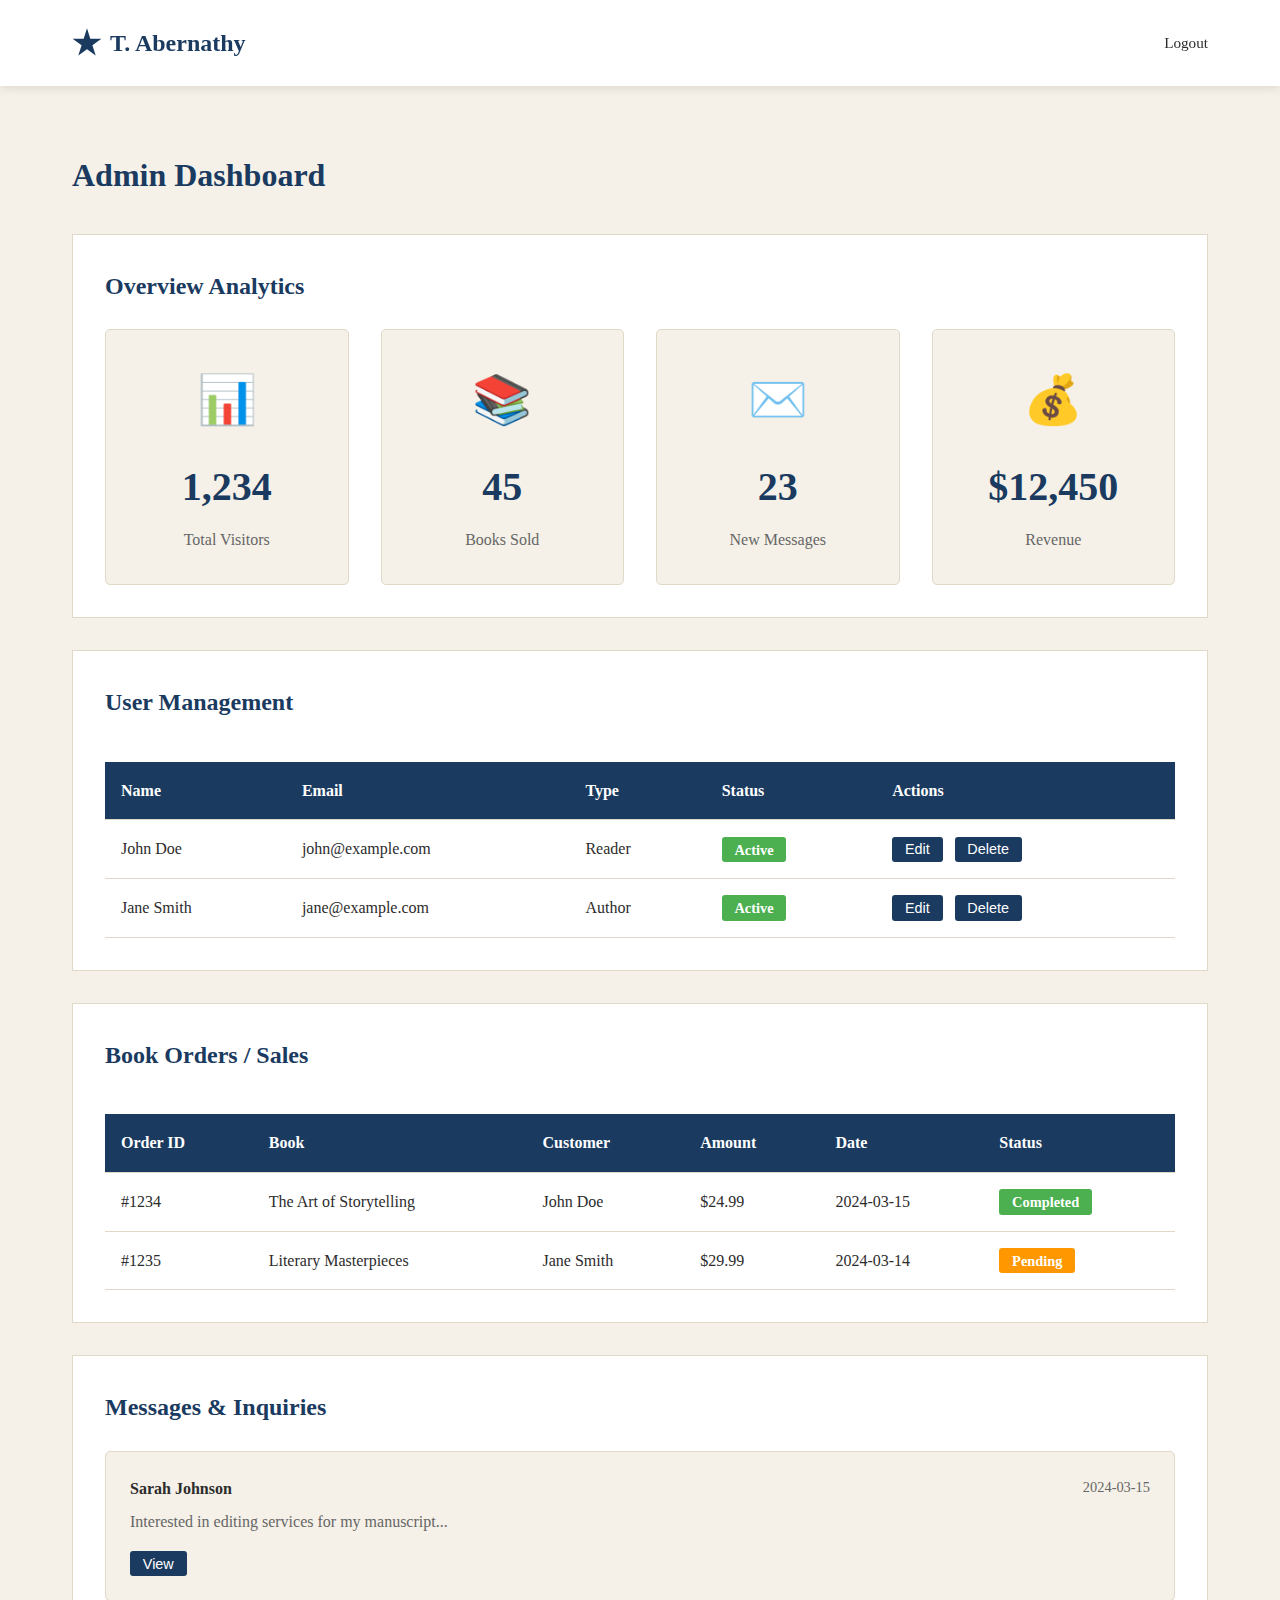
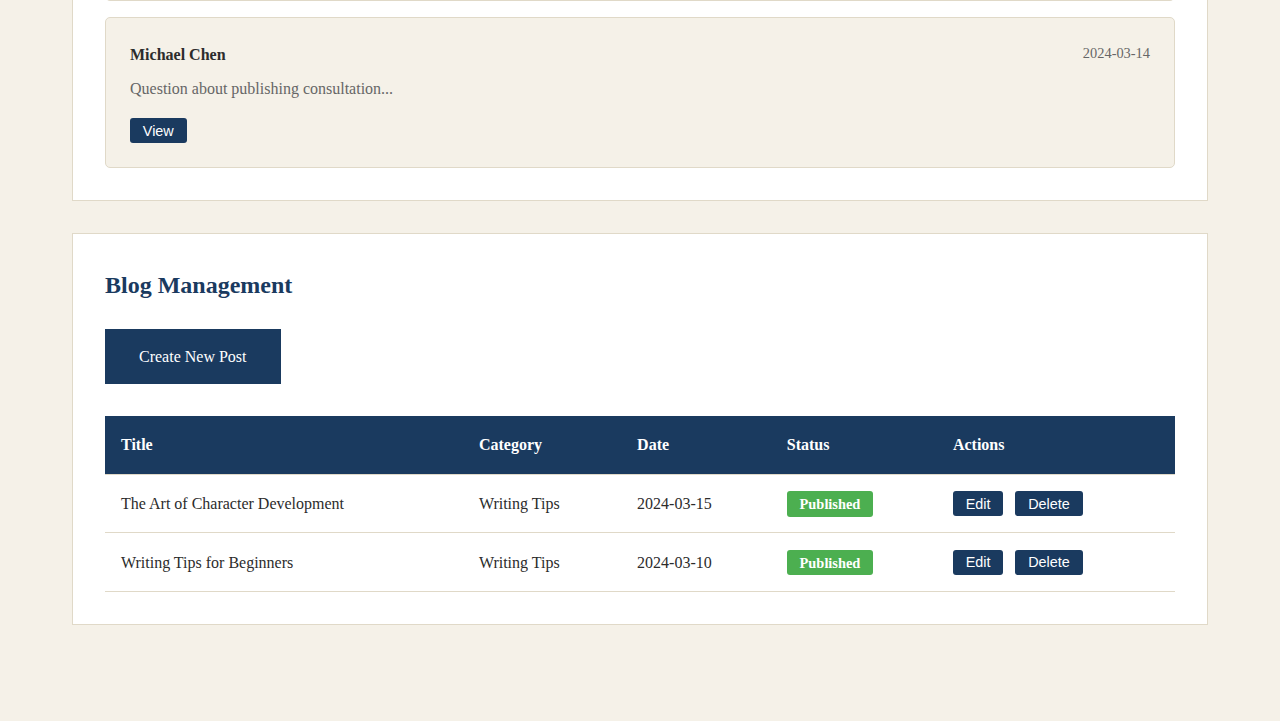
<file: admin-dashboard.html>
<!DOCTYPE html>
<html lang="en">
<head>
    <meta charset="UTF-8">
    <meta name="viewport" content="width=device-width, initial-scale=1.0">
    <title>Admin Dashboard - T. Abernathy</title>
    <link rel="icon" type="image/svg+xml" href="data:image/svg+xml,%3Csvg xmlns='http://www.w3.org/2000/svg' viewBox='0 0 100 100'%3E%3Crect width='100' height='100' fill='%231a3a5f'/%3E%3Cpath d='M30 20 L70 20 L70 80 L30 80 Z' fill='%23f5f1e8'/%3E%3Cpath d='M35 25 L65 25 L65 75 L35 75 Z' fill='none' stroke='%231a3a5f' stroke-width='2'/%3E%3Cline x1='40' y1='35' x2='60' y2='35' stroke='%231a3a5f' stroke-width='1.5'/%3E%3Cline x1='40' y1='45' x2='60' y2='45' stroke='%231a3a5f' stroke-width='1.5'/%3E%3Cline x1='40' y1='55' x2='60' y2='55' stroke='%231a3a5f' stroke-width='1.5'/%3E%3C/svg%3E">
    <link rel="apple-touch-icon" href="data:image/svg+xml,%3Csvg xmlns='http://www.w3.org/2000/svg' viewBox='0 0 100 100'%3E%3Crect width='100' height='100' fill='%231a3a5f'/%3E%3Cpath d='M30 20 L70 20 L70 80 L30 80 Z' fill='%23f5f1e8'/%3E%3Cpath d='M35 25 L65 25 L65 75 L35 75 Z' fill='none' stroke='%231a3a5f' stroke-width='2'/%3E%3Cline x1='40' y1='35' x2='60' y2='35' stroke='%231a3a5f' stroke-width='1.5'/%3E%3Cline x1='40' y1='45' x2='60' y2='45' stroke='%231a3a5f' stroke-width='1.5'/%3E%3Cline x1='40' y1='55' x2='60' y2='55' stroke='%231a3a5f' stroke-width='1.5'/%3E%3C/svg%3E">
    <link rel="stylesheet" href="css/style.css">
    <link rel="stylesheet" href="css/admin.css">
</head>
<body>
    <!-- Header -->
    <header>
        <div class="header-container">
            <a href="index.html" class="logo">
                <div class="logo-icon"></div>
                <span>T. Abernathy</span>
            </a>
            <div class="header-actions">
                <a href="index.html" class="login-link">Logout</a>
            </div>
        </div>
    </header>

    <!-- Dashboard -->
    <section class="section">
        <div class="container">
            <h1 style="color: var(--primary-color); margin-bottom: 2rem;">Admin Dashboard</h1>
            
            <!-- Overview Analytics -->
            <div class="dashboard-section">
                <h2>Overview Analytics</h2>
                <div class="stats-grid">
                    <div class="stat-card">
                        <div class="stat-icon">📊</div>
                        <div class="stat-value">1,234</div>
                        <div class="stat-label">Total Visitors</div>
                    </div>
                    <div class="stat-card">
                        <div class="stat-icon">📚</div>
                        <div class="stat-value">45</div>
                        <div class="stat-label">Books Sold</div>
                    </div>
                    <div class="stat-card">
                        <div class="stat-icon">✉️</div>
                        <div class="stat-value">23</div>
                        <div class="stat-label">New Messages</div>
                    </div>
                    <div class="stat-card">
                        <div class="stat-icon">💰</div>
                        <div class="stat-value">$12,450</div>
                        <div class="stat-label">Revenue</div>
                    </div>
                </div>
            </div>

            <!-- User Management -->
            <div class="dashboard-section">
                <h2>User Management</h2>
                <div class="table-container">
                    <table class="admin-table">
                        <thead>
                            <tr>
                                <th>Name</th>
                                <th>Email</th>
                                <th>Type</th>
                                <th>Status</th>
                                <th>Actions</th>
                            </tr>
                        </thead>
                        <tbody>
                            <tr>
                                <td>John Doe</td>
                                <td>john@example.com</td>
                                <td>Reader</td>
                                <td><span class="status-badge active">Active</span></td>
                                <td>
                                    <button class="btn-small">Edit</button>
                                    <button class="btn-small">Delete</button>
                                </td>
                            </tr>
                            <tr>
                                <td>Jane Smith</td>
                                <td>jane@example.com</td>
                                <td>Author</td>
                                <td><span class="status-badge active">Active</span></td>
                                <td>
                                    <button class="btn-small">Edit</button>
                                    <button class="btn-small">Delete</button>
                                </td>
                            </tr>
                        </tbody>
                    </table>
                </div>
            </div>

            <!-- Book Orders / Sales -->
            <div class="dashboard-section">
                <h2>Book Orders / Sales</h2>
                <div class="table-container">
                    <table class="admin-table">
                        <thead>
                            <tr>
                                <th>Order ID</th>
                                <th>Book</th>
                                <th>Customer</th>
                                <th>Amount</th>
                                <th>Date</th>
                                <th>Status</th>
                            </tr>
                        </thead>
                        <tbody>
                            <tr>
                                <td>#1234</td>
                                <td>The Art of Storytelling</td>
                                <td>John Doe</td>
                                <td>$24.99</td>
                                <td>2024-03-15</td>
                                <td><span class="status-badge success">Completed</span></td>
                            </tr>
                            <tr>
                                <td>#1235</td>
                                <td>Literary Masterpieces</td>
                                <td>Jane Smith</td>
                                <td>$29.99</td>
                                <td>2024-03-14</td>
                                <td><span class="status-badge pending">Pending</span></td>
                            </tr>
                        </tbody>
                    </table>
                </div>
            </div>

            <!-- Messages & Inquiries -->
            <div class="dashboard-section">
                <h2>Messages & Inquiries</h2>
                <div class="messages-list">
                    <div class="message-item">
                        <div class="message-header">
                            <strong>Sarah Johnson</strong>
                            <span class="message-date">2024-03-15</span>
                        </div>
                        <p class="message-preview">Interested in editing services for my manuscript...</p>
                        <button class="btn-small">View</button>
                    </div>
                    <div class="message-item">
                        <div class="message-header">
                            <strong>Michael Chen</strong>
                            <span class="message-date">2024-03-14</span>
                        </div>
                        <p class="message-preview">Question about publishing consultation...</p>
                        <button class="btn-small">View</button>
                    </div>
                </div>
            </div>

            <!-- Blog Management -->
            <div class="dashboard-section">
                <h2>Blog Management</h2>
                <div style="margin-bottom: 1rem;">
                    <a href="#" class="btn btn-primary">Create New Post</a>
                </div>
                <div class="table-container">
                    <table class="admin-table">
                        <thead>
                            <tr>
                                <th>Title</th>
                                <th>Category</th>
                                <th>Date</th>
                                <th>Status</th>
                                <th>Actions</th>
                            </tr>
                        </thead>
                        <tbody>
                            <tr>
                                <td>The Art of Character Development</td>
                                <td>Writing Tips</td>
                                <td>2024-03-15</td>
                                <td><span class="status-badge active">Published</span></td>
                                <td>
                                    <button class="btn-small">Edit</button>
                                    <button class="btn-small">Delete</button>
                                </td>
                            </tr>
                            <tr>
                                <td>Writing Tips for Beginners</td>
                                <td>Writing Tips</td>
                                <td>2024-03-10</td>
                                <td><span class="status-badge active">Published</span></td>
                                <td>
                                    <button class="btn-small">Edit</button>
                                    <button class="btn-small">Delete</button>
                                </td>
                            </tr>
                        </tbody>
                    </table>
                </div>
            </div>
        </div>
    </section>


    <script src="js/main.js"></script>
</body>
</html>
</file>
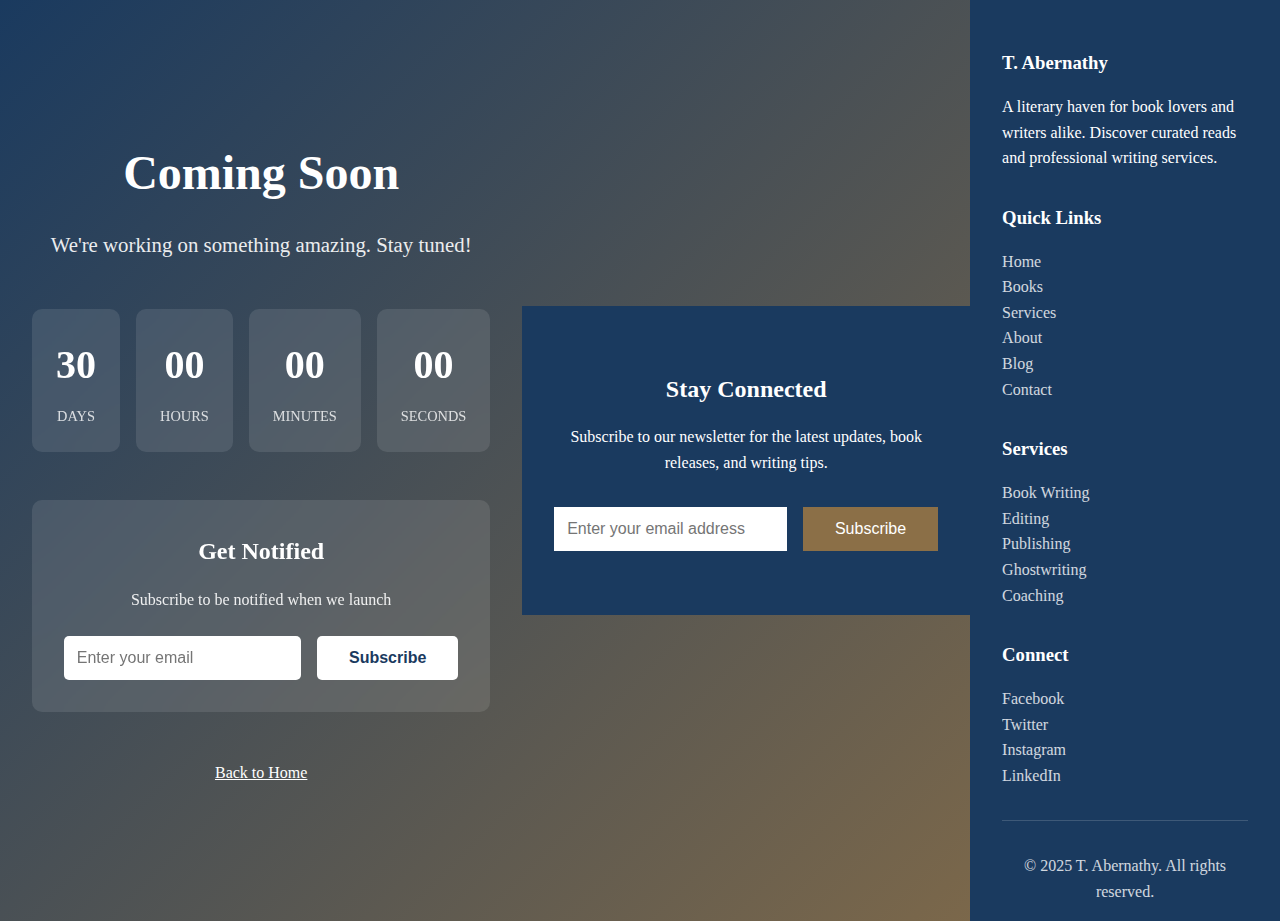
<file: coming-soon.html>
<!DOCTYPE html>
<html lang="en">
<head>
    <meta charset="UTF-8">
    <meta name="viewport" content="width=device-width, initial-scale=1.0">
    <title>Coming Soon - T. Abernathy</title>
    <link rel="icon" type="image/svg+xml" href="data:image/svg+xml,%3Csvg xmlns='http://www.w3.org/2000/svg' viewBox='0 0 100 100'%3E%3Crect width='100' height='100' fill='%231a3a5f'/%3E%3Cpath d='M30 20 L70 20 L70 80 L30 80 Z' fill='%23f5f1e8'/%3E%3Cpath d='M35 25 L65 25 L65 75 L35 75 Z' fill='none' stroke='%231a3a5f' stroke-width='2'/%3E%3Cline x1='40' y1='35' x2='60' y2='35' stroke='%231a3a5f' stroke-width='1.5'/%3E%3Cline x1='40' y1='45' x2='60' y2='45' stroke='%231a3a5f' stroke-width='1.5'/%3E%3Cline x1='40' y1='55' x2='60' y2='55' stroke='%231a3a5f' stroke-width='1.5'/%3E%3C/svg%3E">
    <link rel="apple-touch-icon" href="data:image/svg+xml,%3Csvg xmlns='http://www.w3.org/2000/svg' viewBox='0 0 100 100'%3E%3Crect width='100' height='100' fill='%231a3a5f'/%3E%3Cpath d='M30 20 L70 20 L70 80 L30 80 Z' fill='%23f5f1e8'/%3E%3Cpath d='M35 25 L65 25 L65 75 L35 75 Z' fill='none' stroke='%231a3a5f' stroke-width='2'/%3E%3Cline x1='40' y1='35' x2='60' y2='35' stroke='%231a3a5f' stroke-width='1.5'/%3E%3Cline x1='40' y1='45' x2='60' y2='45' stroke='%231a3a5f' stroke-width='1.5'/%3E%3Cline x1='40' y1='55' x2='60' y2='55' stroke='%231a3a5f' stroke-width='1.5'/%3E%3C/svg%3E">
    <link rel="stylesheet" href="css/style.css">
</head>
<body style="background: linear-gradient(135deg, var(--primary-color) 0%, var(--accent-color) 100%); min-height: 100vh; display: flex; align-items: center; justify-content: center;">
    <div style="text-align: center; color: var(--white); max-width: 600px; padding: 2rem;">
        <h1 style="font-size: 3rem; margin-bottom: 1rem;">Coming Soon</h1>
        <p style="font-size: 1.3rem; margin-bottom: 3rem; opacity: 0.9;">We're working on something amazing. Stay tuned!</p>
        
        <!-- Countdown Timer -->
        <div id="countdown" style="display: grid; grid-template-columns: repeat(4, 1fr); gap: 1rem; margin-bottom: 3rem;">
            <div class="countdown-item">
                <div class="countdown-number" id="days">00</div>
                <div class="countdown-label">Days</div>
            </div>
            <div class="countdown-item">
                <div class="countdown-number" id="hours">00</div>
                <div class="countdown-label">Hours</div>
            </div>
            <div class="countdown-item">
                <div class="countdown-number" id="minutes">00</div>
                <div class="countdown-label">Minutes</div>
            </div>
            <div class="countdown-item">
                <div class="countdown-number" id="seconds">00</div>
                <div class="countdown-label">Seconds</div>
            </div>
        </div>

        <!-- Email Subscription -->
        <div style="background: rgba(255, 255, 255, 0.1); padding: 2rem; border-radius: 10px; backdrop-filter: blur(10px);">
            <h2 style="margin-bottom: 1rem;">Get Notified</h2>
            <p style="margin-bottom: 1.5rem; opacity: 0.9;">Subscribe to be notified when we launch</p>
            <form id="comingSoonForm" style="display: flex; gap: 1rem; flex-wrap: wrap;">
                <input type="email" placeholder="Enter your email" required style="flex: 1; min-width: 200px; padding: 0.8rem; border: none; border-radius: 5px; font-size: 1rem;">
                <button type="submit" style="padding: 0.8rem 2rem; background: var(--white); color: var(--primary-color); border: none; border-radius: 5px; font-size: 1rem; font-weight: bold; cursor: pointer; transition: transform 0.3s;">Subscribe</button>
            </form>
        </div>

        <div style="margin-top: 3rem;">
            <a href="index.html" style="color: var(--white); text-decoration: underline;">Back to Home</a>
        </div>
    </div>

    <style>
        .countdown-item {
            background: rgba(255, 255, 255, 0.1);
            padding: 1.5rem;
            border-radius: 10px;
            backdrop-filter: blur(10px);
        }
        .countdown-number {
            font-size: 2.5rem;
            font-weight: bold;
            margin-bottom: 0.5rem;
        }
        .countdown-label {
            font-size: 0.9rem;
            opacity: 0.8;
            text-transform: uppercase;
        }
    </style>

    <script>
        // Set target date (30 days from now)
        const targetDate = new Date().getTime() + (30 * 24 * 60 * 60 * 1000);

        function updateCountdown() {
            const now = new Date().getTime();
            const distance = targetDate - now;

            const days = Math.floor(distance / (1000 * 60 * 60 * 24));
            const hours = Math.floor((distance % (1000 * 60 * 60 * 24)) / (1000 * 60 * 60));
            const minutes = Math.floor((distance % (1000 * 60 * 60)) / (1000 * 60));
            const seconds = Math.floor((distance % (1000 * 60)) / 1000);

            document.getElementById('days').textContent = String(days).padStart(2, '0');
            document.getElementById('hours').textContent = String(hours).padStart(2, '0');
            document.getElementById('minutes').textContent = String(minutes).padStart(2, '0');
            document.getElementById('seconds').textContent = String(seconds).padStart(2, '0');

            if (distance < 0) {
                document.getElementById('countdown').innerHTML = '<div style="grid-column: 1/-1;">We\'re Live!</div>';
            }
        }

        updateCountdown();
        setInterval(updateCountdown, 1000);

        document.getElementById('comingSoonForm').addEventListener('submit', function(e) {
            e.preventDefault();
            const email = this.querySelector('input[type="email"]').value;
            alert('Thank you for subscribing! We\'ll notify you when we launch.');
            this.reset();
        });
    </script>

    <!-- Footer -->
    <!-- Newsletter Signup -->
    <section class="newsletter-section">
        <div class="container">
            <h2>Stay Connected</h2>
            <p>Subscribe to our newsletter for the latest updates, book releases, and writing tips.</p>
            <form class="newsletter-form">
                <input type="email" placeholder="Enter your email address" required>
                <button type="submit">Subscribe</button>
            </form>
        </div>
    </section>

    <!-- Footer -->
    <footer>
        <div class="container">
            <div class="footer-content">
                <div class="footer-section">
                    <h3>T. Abernathy</h3>
                    <p>A literary haven for book lovers and writers alike. Discover curated reads and professional writing services.</p>
                </div>
                <div class="footer-section">
                    <h3>Quick Links</h3>
                    <ul>
                        <li><a href="index.html">Home</a></li>
                        <li><a href="books.html">Books</a></li>
                        <li><a href="services.html">Services</a></li>
                        <li><a href="about.html">About</a></li>
                        <li><a href="blog.html">Blog</a></li>
                        <li><a href="contact.html">Contact</a></li>
                    </ul>
                </div>
                <div class="footer-section">
                    <h3>Services</h3>
                    <ul>
                        <li><a href="services.html#writing">Book Writing</a></li>
                        <li><a href="services.html#editing">Editing</a></li>
                        <li><a href="services.html#publishing">Publishing</a></li>
                        <li><a href="services.html#ghostwriting">Ghostwriting</a></li>
                        <li><a href="services.html#coaching">Coaching</a></li>
                    </ul>
                </div>
                <div class="footer-section">
                    <h3>Connect</h3>
                    <ul>
                        <li><a href="#">Facebook</a></li>
                        <li><a href="#">Twitter</a></li>
                        <li><a href="#">Instagram</a></li>
                        <li><a href="#">LinkedIn</a></li>
                    </ul>
                </div>
            </div>
            <div class="footer-bottom">
                <p>&copy; 2025 T. Abernathy. All rights reserved.</p>
            </div>
        </div>
    </footer>
</body>
</html>
</file>
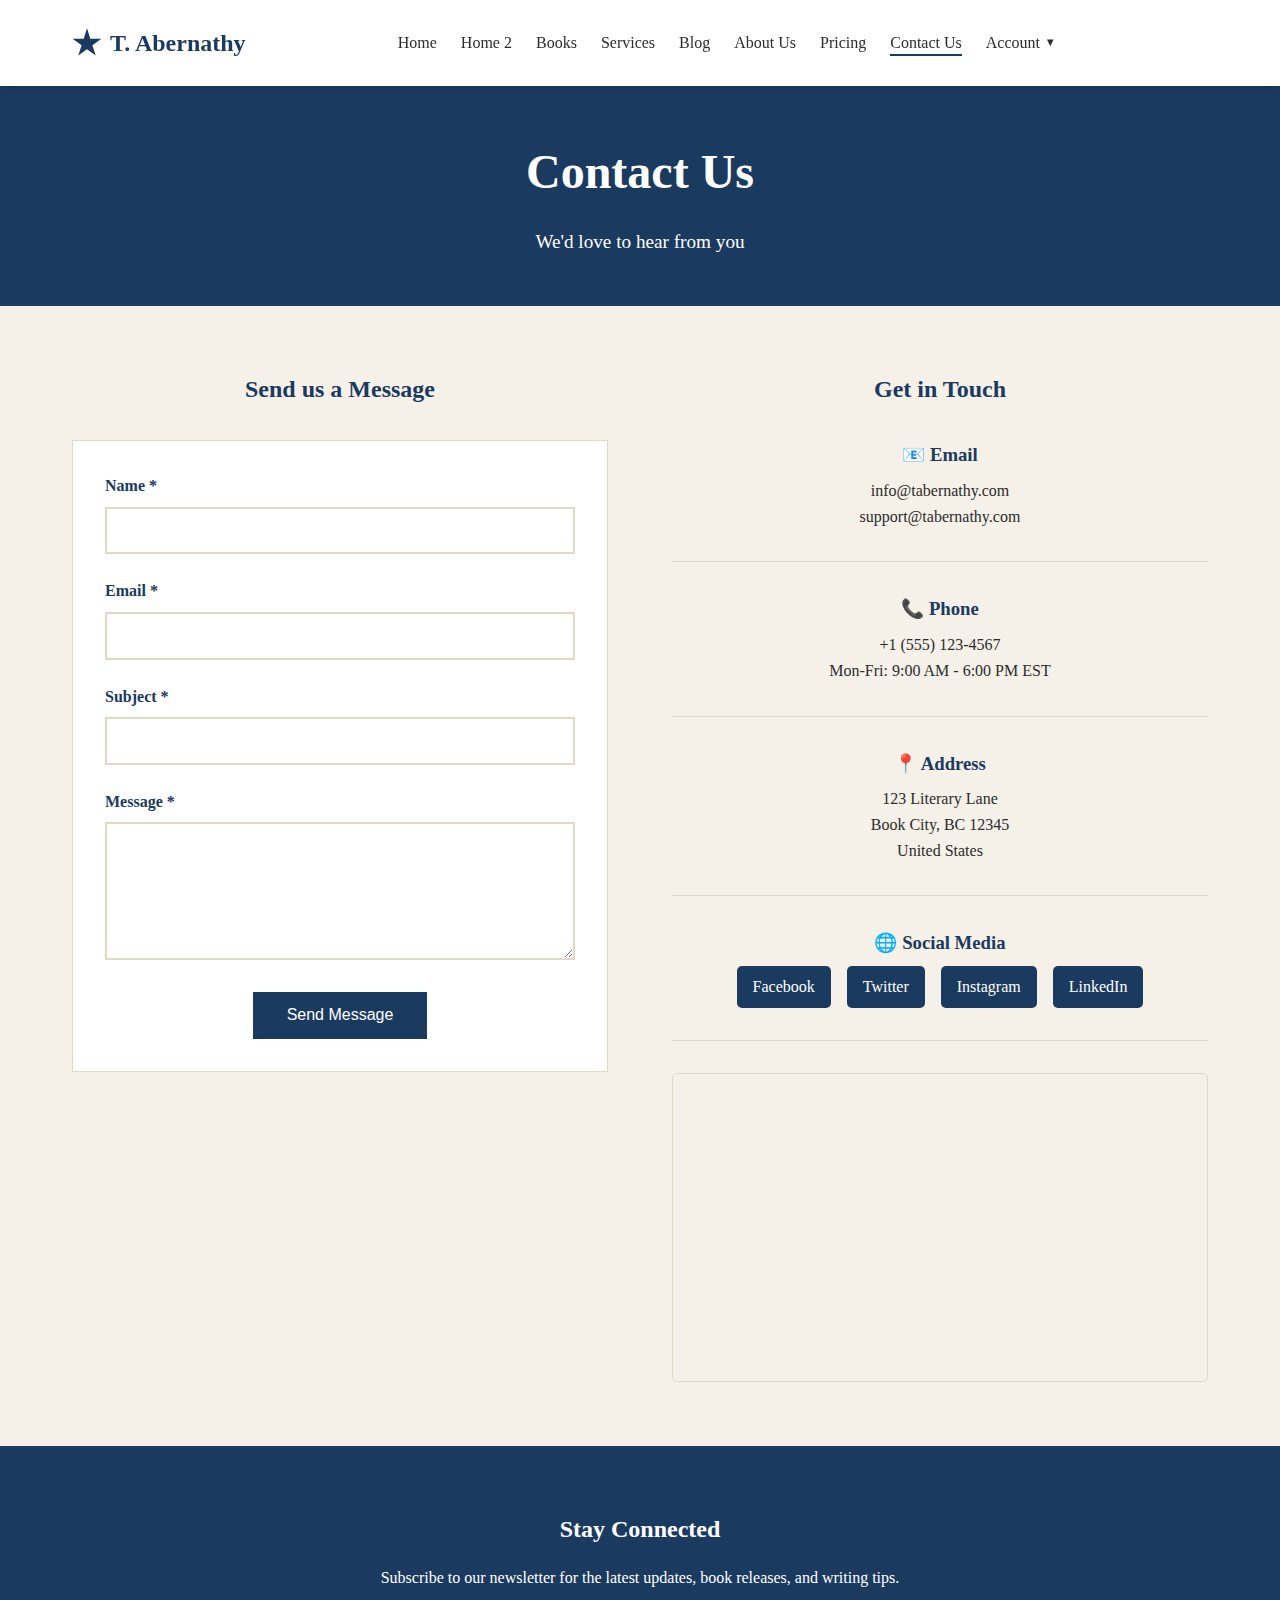
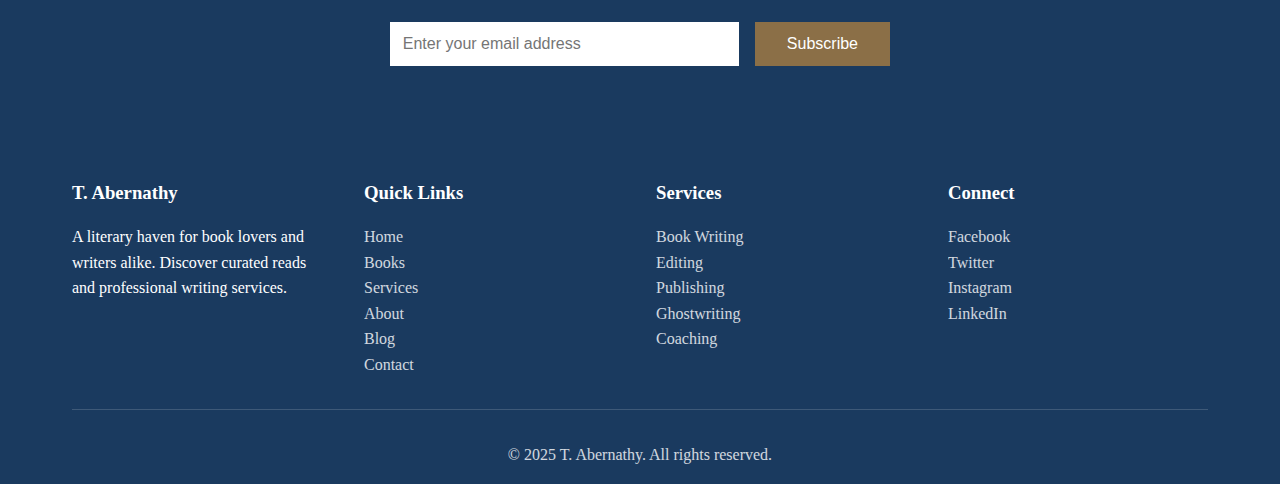
<file: contact.html>
<!DOCTYPE html>
<html lang="en">
<head>
    <meta charset="UTF-8">
    <meta name="viewport" content="width=device-width, initial-scale=1.0">
    <title>Contact Us - T. Abernathy</title>
    <link rel="icon" type="image/svg+xml" href="data:image/svg+xml,%3Csvg xmlns='http://www.w3.org/2000/svg' viewBox='0 0 100 100'%3E%3Crect width='100' height='100' fill='%231a3a5f'/%3E%3Cpath d='M30 20 L70 20 L70 80 L30 80 Z' fill='%23f5f1e8'/%3E%3Cpath d='M35 25 L65 25 L65 75 L35 75 Z' fill='none' stroke='%231a3a5f' stroke-width='2'/%3E%3Cline x1='40' y1='35' x2='60' y2='35' stroke='%231a3a5f' stroke-width='1.5'/%3E%3Cline x1='40' y1='45' x2='60' y2='45' stroke='%231a3a5f' stroke-width='1.5'/%3E%3Cline x1='40' y1='55' x2='60' y2='55' stroke='%231a3a5f' stroke-width='1.5'/%3E%3C/svg%3E">
    <link rel="apple-touch-icon" href="data:image/svg+xml,%3Csvg xmlns='http://www.w3.org/2000/svg' viewBox='0 0 100 100'%3E%3Crect width='100' height='100' fill='%231a3a5f'/%3E%3Cpath d='M30 20 L70 20 L70 80 L30 80 Z' fill='%23f5f1e8'/%3E%3Cpath d='M35 25 L65 25 L65 75 L35 75 Z' fill='none' stroke='%231a3a5f' stroke-width='2'/%3E%3Cline x1='40' y1='35' x2='60' y2='35' stroke='%231a3a5f' stroke-width='1.5'/%3E%3Cline x1='40' y1='45' x2='60' y2='45' stroke='%231a3a5f' stroke-width='1.5'/%3E%3Cline x1='40' y1='55' x2='60' y2='55' stroke='%231a3a5f' stroke-width='1.5'/%3E%3C/svg%3E">
    <link rel="stylesheet" href="css/style.css">
</head>
<body>
    <!-- Header -->
    <header>
        <div class="header-container">
            <a href="index.html" class="logo">
                <div class="logo-icon"></div>
                <span>T. Abernathy</span>
            </a>
            <button class="mobile-menu-toggle" aria-label="Toggle menu">
                <span></span>
                <span></span>
                <span></span>
            </button>
            <nav class="main-nav">
                <ul>
                    <li><a href="index.html">Home</a></li>
                    <li><a href="index2.html">Home 2</a></li>
                    <li><a href="books.html">Books</a></li>
                    <li><a href="services.html">Services</a></li>
                    <li><a href="blog.html">Blog</a></li>
                    <li><a href="about.html">About Us</a></li>
                    <li><a href="pricing.html">Pricing</a></li>
                    <li><a href="contact.html" class="active">Contact Us</a></li>
                    <li class="dropdown">
                        <a href="#" class="dropdown-toggle">Account <span class="dropdown-arrow">▼</span></a>
                        <ul class="dropdown-menu">
                            <li><a href="login.html">Login</a></li>
                            <li><a href="register.html">Register</a></li>
                            <li><a href="admin-dashboard.html">Admin</a></li>
                        </ul>
                    </li>
                </ul>
            </nav>
            <div class="header-actions">
            </div>
        </div>
    </header>

    <!-- Page Header -->
    <section class="section" style="background-color: var(--primary-color); color: var(--white); padding: 3rem 0;">
        <div class="container">
            <h1 style="font-size: 3rem; text-align: center;">Contact Us</h1>
            <p style="text-align: center; font-size: 1.2rem; margin-top: 1rem;">We'd love to hear from you</p>
        </div>
    </section>

    <!-- Contact Section -->
    <section class="section">
        <div class="container">
            <div class="contact-grid">
                <!-- Contact Form -->
                <div>
                    <h2 style="color: var(--primary-color); margin-bottom: 2rem; text-align: center;">Send us a Message</h2>
                    <form id="contactForm" class="contact-form">
                        <div class="form-group">
                            <label for="name">Name *</label>
                            <input type="text" id="name" name="name" required>
                        </div>
                        <div class="form-group">
                            <label for="email">Email *</label>
                            <input type="email" id="email" name="email" required>
                        </div>
                        <div class="form-group">
                            <label for="subject">Subject *</label>
                            <input type="text" id="subject" name="subject" required>
                        </div>
                        <div class="form-group">
                            <label for="message">Message *</label>
                            <textarea id="message" name="message" rows="6" required></textarea>
                        </div>
                        <button type="submit" class="btn btn-primary">Send Message</button>
                    </form>
                </div>

                <!-- Contact Info -->
                <div>
                    <h2 style="color: var(--primary-color); margin-bottom: 2rem; text-align: center;">Get in Touch</h2>
                    
                    <div class="contact-info-item">
                        <h3>📧 Email</h3>
                        <p>info@tabernathy.com</p>
                        <p>support@tabernathy.com</p>
                    </div>

                    <div class="contact-info-item">
                        <h3>📞 Phone</h3>
                        <p>+1 (555) 123-4567</p>
                        <p>Mon-Fri: 9:00 AM - 6:00 PM EST</p>
                    </div>

                    <div class="contact-info-item">
                        <h3>📍 Address</h3>
                        <p>123 Literary Lane<br>
                        Book City, BC 12345<br>
                        United States</p>
                    </div>

                    <div class="contact-info-item">
                        <h3>🌐 Social Media</h3>
                        <div class="social-links">
                            <a href="#" class="social-link">Facebook</a>
                            <a href="#" class="social-link">Twitter</a>
                            <a href="#" class="social-link">Instagram</a>
                            <a href="#" class="social-link">LinkedIn</a>
                        </div>
                    </div>

                    <!-- Google Map Placeholder -->
                    <div class="map-container" style="margin-top: 2rem;">
                        <iframe 
                            src="https://www.google.com/maps/embed?pb=!1m18!1m12!1m3!1d3022.184132389012!2d-73.98811768459399!3d40.75889597932681!2m3!1f0!2f0!3f0!3m2!1i1024!2i768!4f13.1!3m3!1m2!1s0x89c25855c6480299%3A0x55194ec5a1ae072e!2sTimes%20Square!5e0!3m2!1sen!2sus!4v1234567890123!5m2!1sen!2sus" 
                            width="100%" 
                            height="300" 
                            style="border:0; border-radius: 5px;" 
                            allowfullscreen="" 
                            loading="lazy">
                        </iframe>
                    </div>
                </div>
            </div>
        </div>
    </section>

 <!-- Newsletter Signup -->
 <section class="newsletter-section">
    <div class="container">
        <h2>Stay Connected</h2>
        <p>Subscribe to our newsletter for the latest updates, book releases, and writing tips.</p>
        <form class="newsletter-form">
            <input type="email" placeholder="Enter your email address" required>
            <button type="submit">Subscribe</button>
        </form>
    </div>
</section>

<!-- Footer -->
<footer>
    <div class="container">
        <div class="footer-content">
            <div class="footer-section">
                <h3>T. Abernathy</h3>
                <p>A literary haven for book lovers and writers alike. Discover curated reads and professional writing services.</p>
            </div>
            <div class="footer-section">
                <h3>Quick Links</h3>
                <ul>
                    <li><a href="index.html">Home</a></li>
                    <li><a href="books.html">Books</a></li>
                    <li><a href="services.html">Services</a></li>
                    <li><a href="about.html">About</a></li>
                    <li><a href="blog.html">Blog</a></li>
                    <li><a href="contact.html">Contact</a></li>
                </ul>
            </div>
            <div class="footer-section">
                <h3>Services</h3>
                <ul>
                    <li><a href="services.html#writing">Book Writing</a></li>
                    <li><a href="services.html#editing">Editing</a></li>
                    <li><a href="services.html#publishing">Publishing</a></li>
                    <li><a href="services.html#ghostwriting">Ghostwriting</a></li>
                    <li><a href="services.html#coaching">Coaching</a></li>
                </ul>
            </div>
            <div class="footer-section">
                <h3>Connect</h3>
                <ul>
                    <li><a href="#">Facebook</a></li>
                    <li><a href="#">Twitter</a></li>
                    <li><a href="#">Instagram</a></li>
                    <li><a href="#">LinkedIn</a></li>
                </ul>
            </div>
        </div>
        <div class="footer-bottom">
            <p>&copy; 2025 T. Abernathy. All rights reserved.</p>
        </div>
    </div>
</footer>

    <script src="js/main.js"></script>
    <script>
        document.getElementById('contactForm').addEventListener('submit', function(e) {
            e.preventDefault();
            if (validateForm('contactForm')) {
                alert('Thank you for your message! We will get back to you soon.');
                this.reset();
            }
        });
    </script>
</body>
</html>
</file>
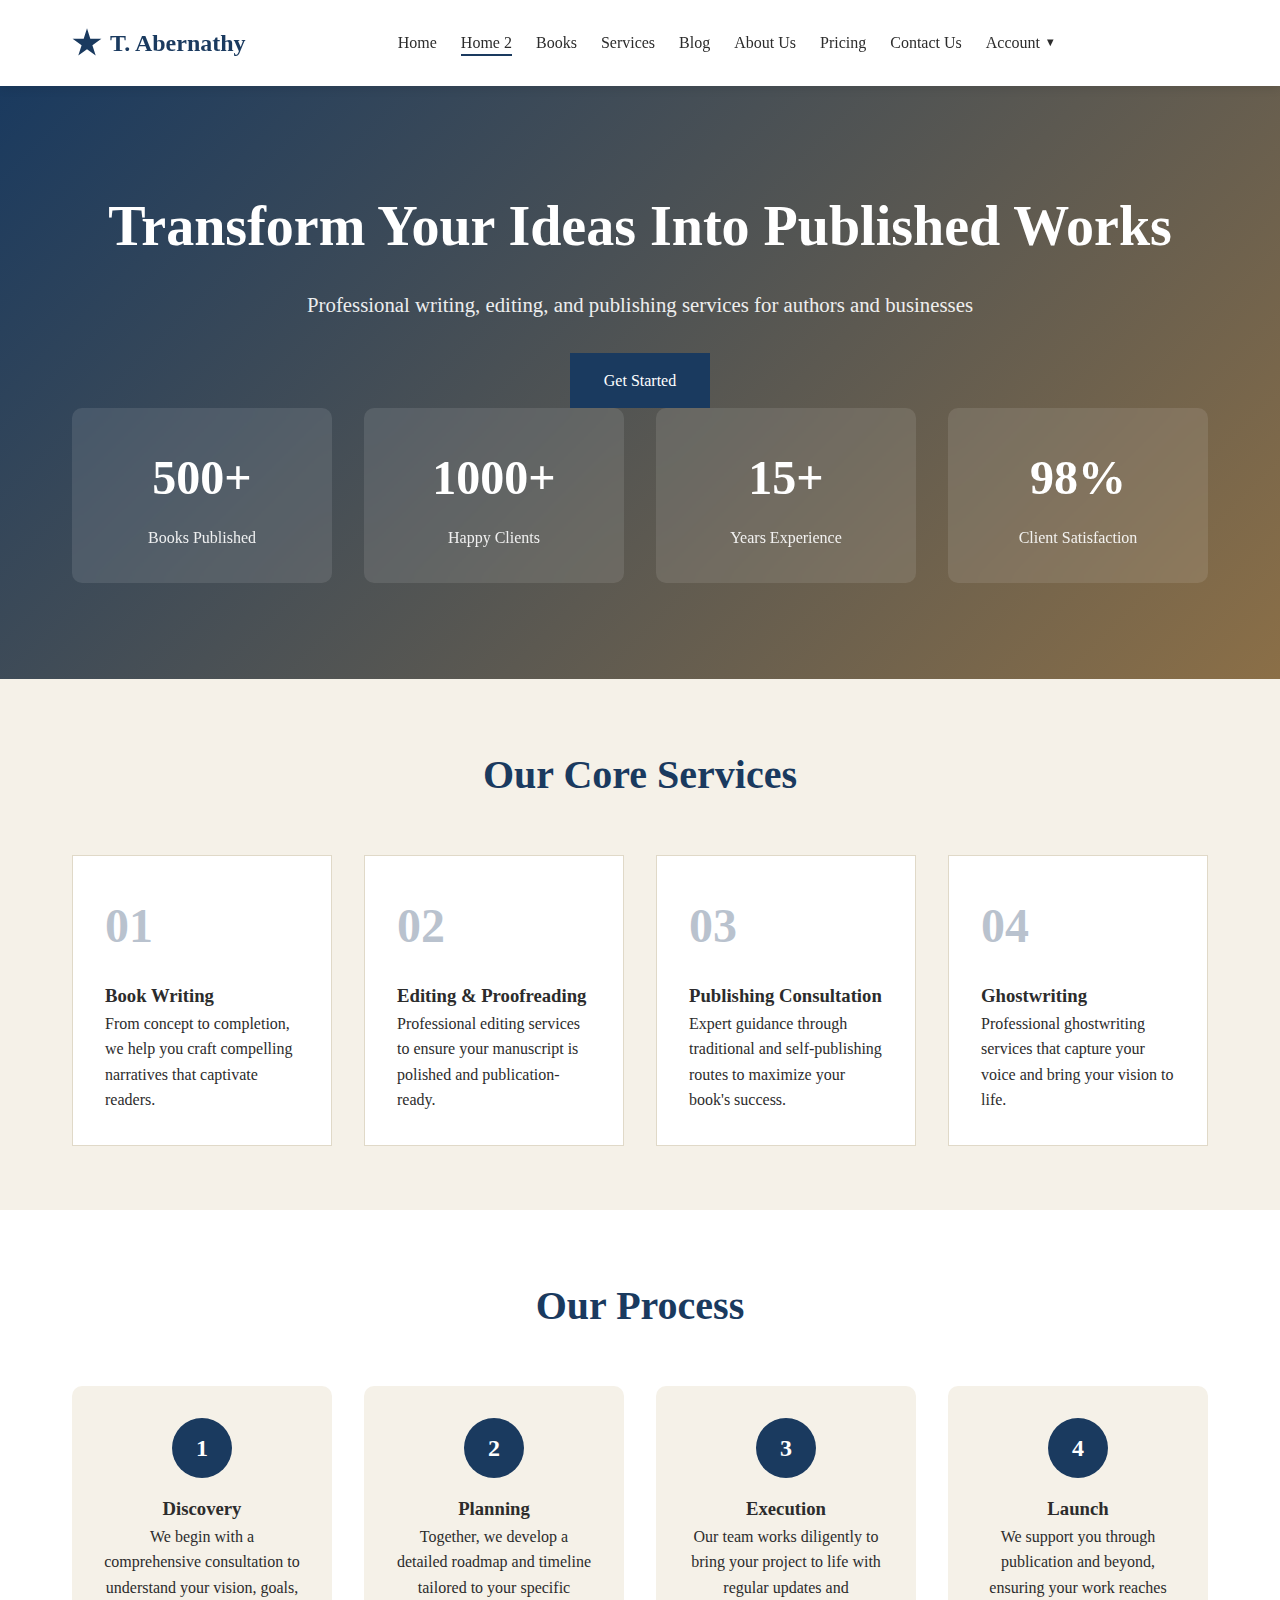
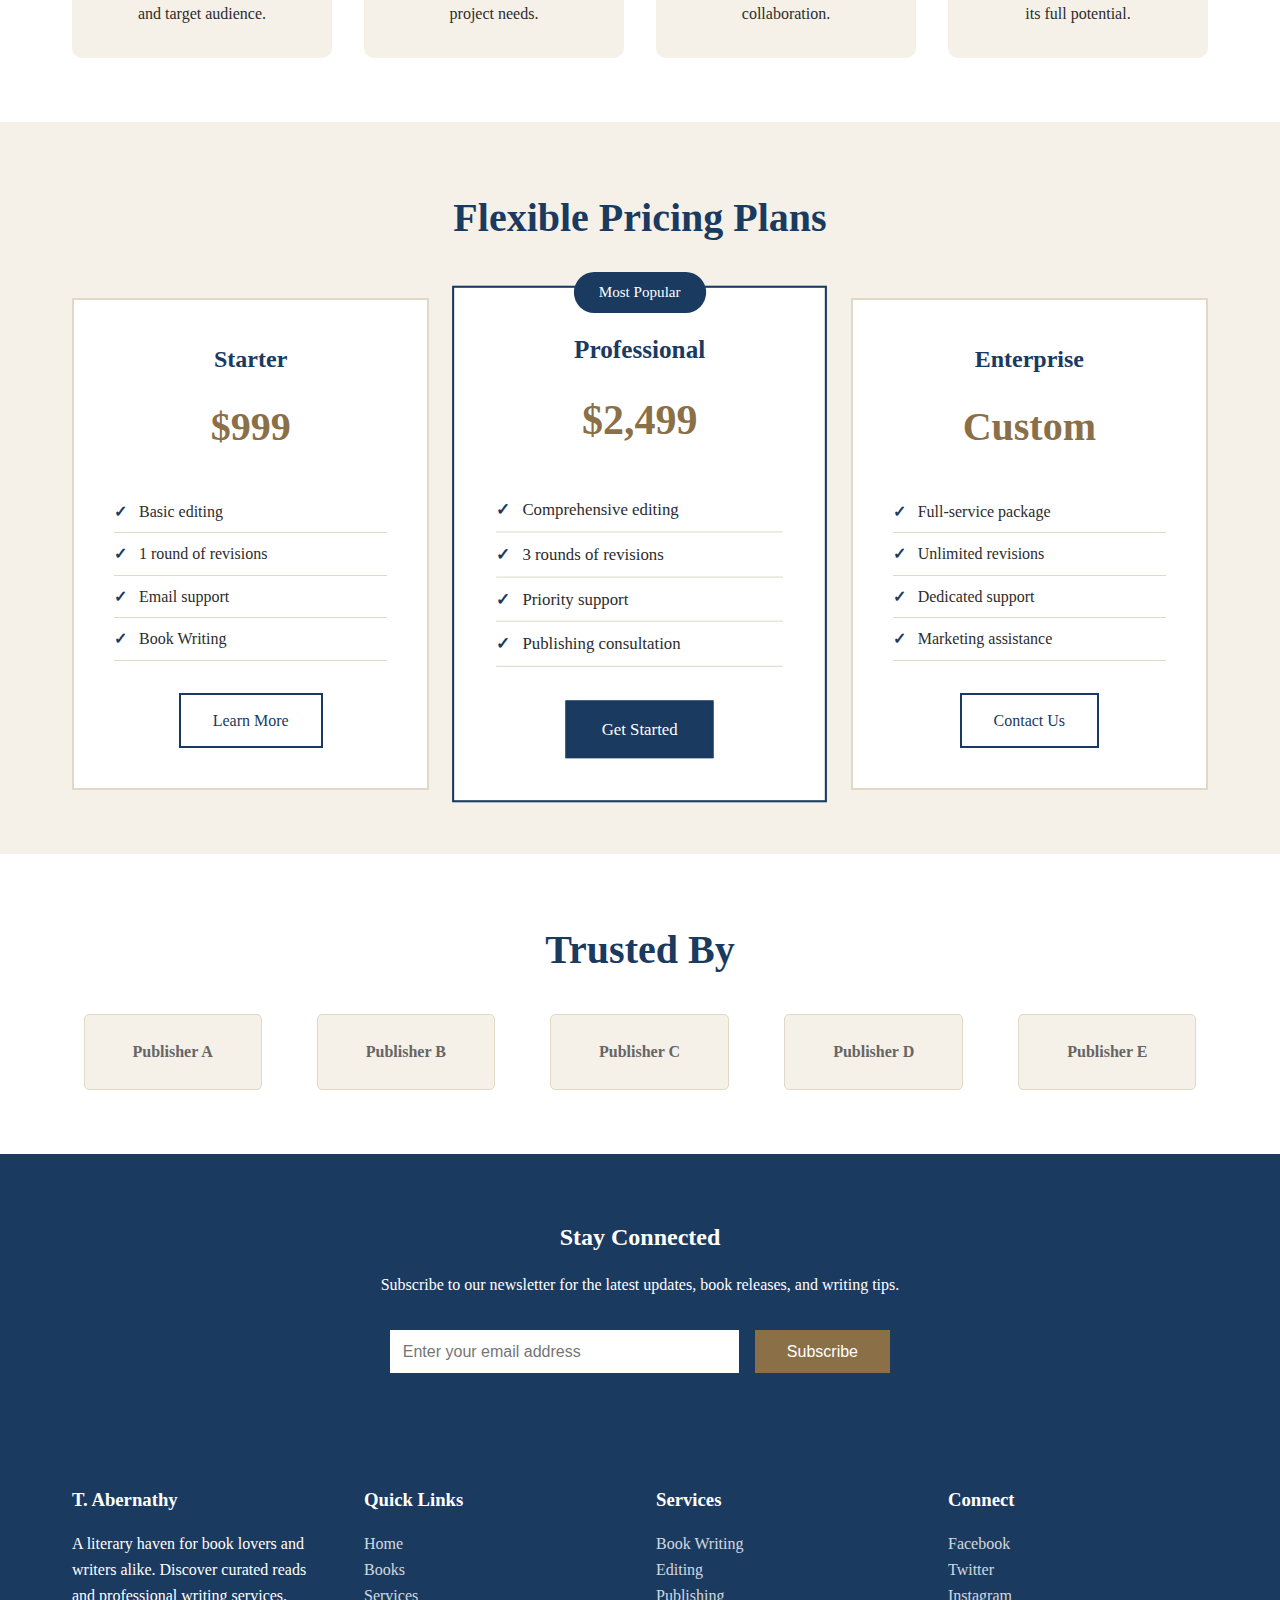
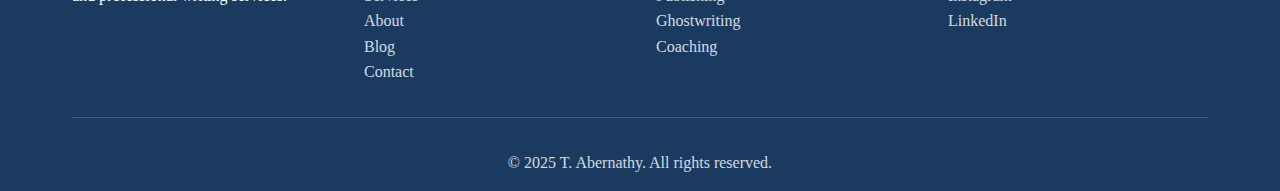
<file: index2.html>
<!DOCTYPE html>
<html lang="en">
<head>
    <meta charset="UTF-8">
    <meta name="viewport" content="width=device-width, initial-scale=1.0">
    <title>T. Abernathy - Digital Agency Style</title>
    <link rel="icon" type="image/svg+xml" href="data:image/svg+xml,%3Csvg xmlns='http://www.w3.org/2000/svg' viewBox='0 0 100 100'%3E%3Crect width='100' height='100' fill='%231a3a5f'/%3E%3Cpath d='M30 20 L70 20 L70 80 L30 80 Z' fill='%23f5f1e8'/%3E%3Cpath d='M35 25 L65 25 L65 75 L35 75 Z' fill='none' stroke='%231a3a5f' stroke-width='2'/%3E%3Cline x1='40' y1='35' x2='60' y2='35' stroke='%231a3a5f' stroke-width='1.5'/%3E%3Cline x1='40' y1='45' x2='60' y2='45' stroke='%231a3a5f' stroke-width='1.5'/%3E%3Cline x1='40' y1='55' x2='60' y2='55' stroke='%231a3a5f' stroke-width='1.5'/%3E%3C/svg%3E">
    <link rel="apple-touch-icon" href="data:image/svg+xml,%3Csvg xmlns='http://www.w3.org/2000/svg' viewBox='0 0 100 100'%3E%3Crect width='100' height='100' fill='%231a3a5f'/%3E%3Cpath d='M30 20 L70 20 L70 80 L30 80 Z' fill='%23f5f1e8'/%3E%3Cpath d='M35 25 L65 25 L65 75 L35 75 Z' fill='none' stroke='%231a3a5f' stroke-width='2'/%3E%3Cline x1='40' y1='35' x2='60' y2='35' stroke='%231a3a5f' stroke-width='1.5'/%3E%3Cline x1='40' y1='45' x2='60' y2='45' stroke='%231a3a5f' stroke-width='1.5'/%3E%3Cline x1='40' y1='55' x2='60' y2='55' stroke='%231a3a5f' stroke-width='1.5'/%3E%3C/svg%3E">
    <link rel="stylesheet" href="css/style.css">
    <link rel="stylesheet" href="css/agency.css">
</head>
<body>
    <!-- Header -->
    <header>
        <div class="header-container">
            <a href="index.html" class="logo">
                <div class="logo-icon"></div>
                <span>T. Abernathy</span>
            </a>
            <button class="mobile-menu-toggle" aria-label="Toggle menu">
                <span></span>
                <span></span>
                <span></span>
            </button>
            <nav class="main-nav">
                <ul>
                    <li><a href="index.html">Home</a></li>
                    <li><a href="index2.html" class="active">Home 2</a></li>
                    <li><a href="books.html">Books</a></li>
                    <li><a href="services.html">Services</a></li>
                    <li><a href="blog.html">Blog</a></li>
                    <li><a href="about.html">About Us</a></li>
                    <li><a href="pricing.html">Pricing</a></li>
                    <li><a href="contact.html">Contact Us</a></li>
                    <li class="dropdown">
                        <a href="#" class="dropdown-toggle">Account <span class="dropdown-arrow">▼</span></a>
                        <ul class="dropdown-menu">
                            <li><a href="login.html">Login</a></li>
                            <li><a href="register.html">Register</a></li>
                            <li><a href="admin-dashboard.html">Admin</a></li>
                        </ul>
                    </li>
                </ul>
            </nav>
            <div class="header-actions">
            </div>
        </div>
    </header>

    <!-- Hero with Metrics -->
    <section class="agency-hero">
        <div class="container">
            <div class="hero-content-agency">
                <h1>Transform Your Ideas Into Published Works</h1>
                <p class="hero-subtitle">Professional writing, editing, and publishing services for authors and businesses</p>
                <a href="contact.html" class="btn btn-primary">Get Started</a>
            </div>
            <div class="metrics-grid">
                <div class="metric-card">
                    <div class="metric-number">500+</div>
                    <div class="metric-label">Books Published</div>
                </div>
                <div class="metric-card">
                    <div class="metric-number">1000+</div>
                    <div class="metric-label">Happy Clients</div>
                </div>
                <div class="metric-card">
                    <div class="metric-number">15+</div>
                    <div class="metric-label">Years Experience</div>
                </div>
                <div class="metric-card">
                    <div class="metric-number">98%</div>
                    <div class="metric-label">Client Satisfaction</div>
                </div>
            </div>
        </div>
    </section>

    <!-- Service Highlights -->
    <section class="section">
        <div class="container">
            <h2 class="section-title">Our Core Services</h2>
            <div class="service-highlights">
                <div class="service-highlight-card">
                    <div class="service-number">01</div>
                    <h3>Book Writing</h3>
                    <p>From concept to completion, we help you craft compelling narratives that captivate readers.</p>
                </div>
                <div class="service-highlight-card">
                    <div class="service-number">02</div>
                    <h3>Editing & Proofreading</h3>
                    <p>Professional editing services to ensure your manuscript is polished and publication-ready.</p>
                </div>
                <div class="service-highlight-card">
                    <div class="service-number">03</div>
                    <h3>Publishing Consultation</h3>
                    <p>Expert guidance through traditional and self-publishing routes to maximize your book's success.</p>
                </div>
                <div class="service-highlight-card">
                    <div class="service-number">04</div>
                    <h3>Ghostwriting</h3>
                    <p>Professional ghostwriting services that capture your voice and bring your vision to life.</p>
                </div>
            </div>
        </div>
    </section>

    <!-- Process Timeline -->
    <section class="section" style="background-color: var(--white);">
        <div class="container">
            <h2 class="section-title">Our Process</h2>
            <div class="process-timeline">
                <div class="process-step">
                    <div class="step-number">1</div>
                    <h3>Discovery</h3>
                    <p>We begin with a comprehensive consultation to understand your vision, goals, and target audience.</p>
                </div>
                <div class="process-step">
                    <div class="step-number">2</div>
                    <h3>Planning</h3>
                    <p>Together, we develop a detailed roadmap and timeline tailored to your specific project needs.</p>
                </div>
                <div class="process-step">
                    <div class="step-number">3</div>
                    <h3>Execution</h3>
                    <p>Our team works diligently to bring your project to life with regular updates and collaboration.</p>
                </div>
                <div class="process-step">
                    <div class="step-number">4</div>
                    <h3>Launch</h3>
                    <p>We support you through publication and beyond, ensuring your work reaches its full potential.</p>
                </div>
            </div>
        </div>
    </section>

    <!-- Pricing Preview -->
    <section class="section">
        <div class="container">
            <h2 class="section-title">Flexible Pricing Plans</h2>
            <div class="pricing-preview">
                <div class="pricing-card">
                    <h3>Starter</h3>
                    <div class="price">$999</div>
                    <ul class="pricing-features">
                        <li>Basic editing</li>
                        <li>1 round of revisions</li>
                        <li>Email support</li>
                        <li>Book Writing</li>
                    </ul>
                    <a href="pricing.html" class="btn">Learn More</a>
                </div>
                <div class="pricing-card featured">
                    <div class="popular-badge">Most Popular</div>
                    <h3>Professional</h3>
                    <div class="price">$2,499</div>
                    <ul class="pricing-features">
                        <li>Comprehensive editing</li>
                        <li>3 rounds of revisions</li>
                        <li>Priority support</li>
                        <li>Publishing consultation</li>
                    </ul>
                    <a href="pricing.html" class="btn btn-primary">Get Started</a>
                </div>
                <div class="pricing-card">
                    <h3>Enterprise</h3>
                    <div class="price">Custom</div>
                    <ul class="pricing-features">
                        <li>Full-service package</li>
                        <li>Unlimited revisions</li>
                        <li>Dedicated support</li>
                        <li>Marketing assistance</li>
                    </ul>
                    <a href="contact.html" class="btn">Contact Us</a>
                </div>
            </div>
        </div>
    </section>

    <!-- Client Logos -->
    <section class="section" style="background-color: var(--white);">
        <div class="container">
            <h2 class="section-title">Trusted By</h2>
            <div class="client-logos">
                <div class="client-logo">Publisher A</div>
                <div class="client-logo">Publisher B</div>
                <div class="client-logo">Publisher C</div>
                <div class="client-logo">Publisher D</div>
                <div class="client-logo">Publisher E</div>
            </div>
        </div>
    </section>

   

    <!-- Newsletter Signup -->
    <section class="newsletter-section">
        <div class="container">
            <h2>Stay Connected</h2>
            <p>Subscribe to our newsletter for the latest updates, book releases, and writing tips.</p>
            <form class="newsletter-form">
                <input type="email" placeholder="Enter your email address" required>
                <button type="submit">Subscribe</button>
            </form>
        </div>
    </section>

    <!-- Footer -->
    <footer>
        <div class="container">
            <div class="footer-content">
                <div class="footer-section">
                    <h3>T. Abernathy</h3>
                    <p>A literary haven for book lovers and writers alike. Discover curated reads and professional writing services.</p>
                </div>
                <div class="footer-section">
                    <h3>Quick Links</h3>
                    <ul>
                        <li><a href="index.html">Home</a></li>
                        <li><a href="books.html">Books</a></li>
                        <li><a href="services.html">Services</a></li>
                        <li><a href="about.html">About</a></li>
                        <li><a href="blog.html">Blog</a></li>
                        <li><a href="contact.html">Contact</a></li>
                    </ul>
                </div>
                <div class="footer-section">
                    <h3>Services</h3>
                    <ul>
                        <li><a href="services.html#writing">Book Writing</a></li>
                        <li><a href="services.html#editing">Editing</a></li>
                        <li><a href="services.html#publishing">Publishing</a></li>
                        <li><a href="services.html#ghostwriting">Ghostwriting</a></li>
                        <li><a href="services.html#coaching">Coaching</a></li>
                    </ul>
                </div>
                <div class="footer-section">
                    <h3>Connect</h3>
                    <ul>
                        <li><a href="#">Facebook</a></li>
                        <li><a href="#">Twitter</a></li>
                        <li><a href="#">Instagram</a></li>
                        <li><a href="#">LinkedIn</a></li>
                    </ul>
                </div>
            </div>
            <div class="footer-bottom">
                <p>&copy; 2025 T. Abernathy. All rights reserved.</p>
            </div>
        </div>
    </footer>
    <script src="js/main.js"></script>
</body>
</html>
</file>
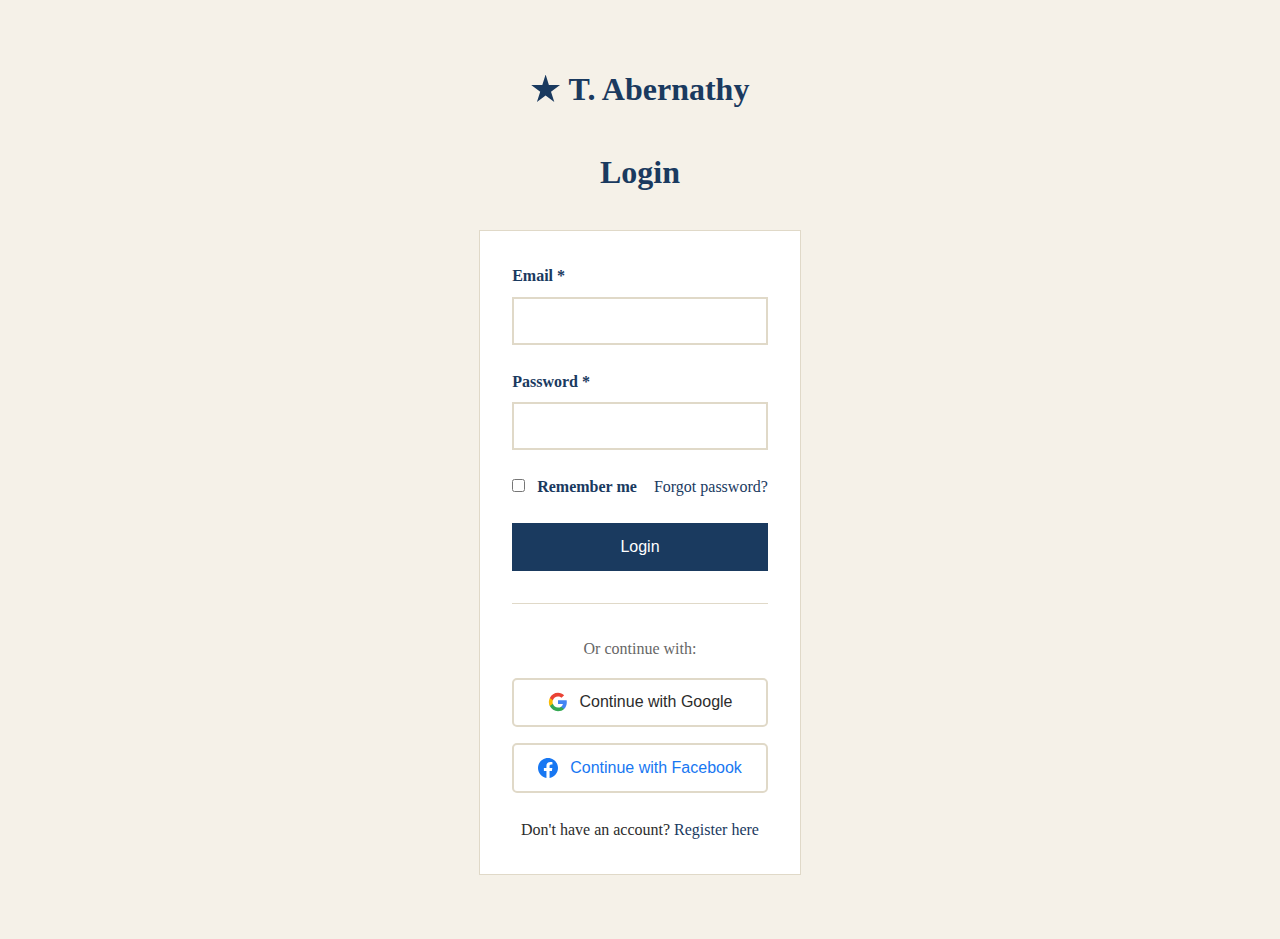
<file: login.html>
<!DOCTYPE html>
<html lang="en">
<head>
    <meta charset="UTF-8">
    <meta name="viewport" content="width=device-width, initial-scale=1.0">
    <title>Login - T. Abernathy</title>
    <link rel="icon" type="image/svg+xml" href="data:image/svg+xml,%3Csvg xmlns='http://www.w3.org/2000/svg' viewBox='0 0 100 100'%3E%3Crect width='100' height='100' fill='%231a3a5f'/%3E%3Cpath d='M30 20 L70 20 L70 80 L30 80 Z' fill='%23f5f1e8'/%3E%3Cpath d='M35 25 L65 25 L65 75 L35 75 Z' fill='none' stroke='%231a3a5f' stroke-width='2'/%3E%3Cline x1='40' y1='35' x2='60' y2='35' stroke='%231a3a5f' stroke-width='1.5'/%3E%3Cline x1='40' y1='45' x2='60' y2='45' stroke='%231a3a5f' stroke-width='1.5'/%3E%3Cline x1='40' y1='55' x2='60' y2='55' stroke='%231a3a5f' stroke-width='1.5'/%3E%3C/svg%3E">
    <link rel="apple-touch-icon" href="data:image/svg+xml,%3Csvg xmlns='http://www.w3.org/2000/svg' viewBox='0 0 100 100'%3E%3Crect width='100' height='100' fill='%231a3a5f'/%3E%3Cpath d='M30 20 L70 20 L70 80 L30 80 Z' fill='%23f5f1e8'/%3E%3Cpath d='M35 25 L65 25 L65 75 L35 75 Z' fill='none' stroke='%231a3a5f' stroke-width='2'/%3E%3Cline x1='40' y1='35' x2='60' y2='35' stroke='%231a3a5f' stroke-width='1.5'/%3E%3Cline x1='40' y1='45' x2='60' y2='45' stroke='%231a3a5f' stroke-width='1.5'/%3E%3Cline x1='40' y1='55' x2='60' y2='55' stroke='%231a3a5f' stroke-width='1.5'/%3E%3C/svg%3E">
    <link rel="stylesheet" href="css/style.css">
</head>
<body>
    <!-- Header -->
   
    <!-- Login Section -->
    <section class="section" style="min-height: 60vh; display: flex; align-items: center;">
        <div class="container">
            <div style="max-width: 400px; margin: 0 auto;">
                <div style="text-align: center; margin-bottom: 2rem;">
                    <a href="index.html" class="logo" style="justify-content: center; font-size: 2rem; margin-bottom: 1rem;">
                        <div class="logo-icon"></div>
                        <span>T. Abernathy</span>
                    </a>
                </div>
                <h1 style="text-align: center; color: var(--primary-color); margin-bottom: 2rem;">Login</h1>
                <form id="loginForm" class="contact-form">
                    <div class="form-group">
                        <label for="email">Email *</label>
                        <input type="email" id="email" name="email" required>
                    </div>
                    <div class="form-group">
                        <label for="password">Password *</label>
                        <input type="password" id="password" name="password" required>
                    </div>
                    <div class="form-group" style="display: flex; justify-content: space-between; align-items: center;">
                        <label style="margin: 0;">
                            <input type="checkbox" name="remember" style="width: auto; margin-right: 0.5rem;">
                            Remember me
                        </label>
                        <a href="#" style="color: var(--primary-color); text-decoration: none;">Forgot password?</a>
                    </div>
                    <button type="submit" class="btn btn-primary" style="width: 100%;">Login</button>
                    
                    <!-- Social Login -->
                    <div style="margin-top: 2rem; padding-top: 2rem; border-top: 1px solid var(--border-color);">
                        <p style="text-align: center; color: var(--text-light); margin-bottom: 1rem;">Or continue with:</p>
                        <div style="display: flex; gap: 1rem; flex-direction: column;">
                            <button type="button" class="social-login-btn google-btn" onclick="loginWithGoogle()">
                                <svg width="20" height="20" viewBox="0 0 24 24" fill="none" xmlns="http://www.w3.org/2000/svg">
                                    <path d="M22.56 12.25c0-.78-.07-1.53-.2-2.25H12v4.26h5.92c-.26 1.37-1.04 2.53-2.21 3.31v2.77h3.57c2.08-1.92 3.28-4.74 3.28-8.09z" fill="#4285F4"/>
                                    <path d="M12 23c2.97 0 5.46-.98 7.28-2.66l-3.57-2.77c-.98.66-2.23 1.06-3.71 1.06-2.86 0-5.29-1.93-6.16-4.53H2.18v2.84C3.99 20.53 7.7 23 12 23z" fill="#34A853"/>
                                    <path d="M5.84 14.09c-.22-.66-.35-1.36-.35-2.09s.13-1.43.35-2.09V7.07H2.18C1.43 8.55 1 10.22 1 12s.43 3.45 1.18 4.93l2.85-2.22.81-.62z" fill="#FBBC05"/>
                                    <path d="M12 5.38c1.62 0 3.06.56 4.21 1.64l3.15-3.15C17.45 2.09 14.97 1 12 1 7.7 1 3.99 3.47 2.18 7.07l3.66 2.84c.87-2.6 3.3-4.53 6.16-4.53z" fill="#EA4335"/>
                                </svg>
                                Continue with Google
                            </button>
                            <button type="button" class="social-login-btn facebook-btn" onclick="loginWithFacebook()">
                                <svg width="20" height="20" viewBox="0 0 24 24" fill="currentColor" xmlns="http://www.w3.org/2000/svg">
                                    <path d="M24 12.073c0-6.627-5.373-12-12-12s-12 5.373-12 12c0 5.99 4.388 10.954 10.125 11.854v-8.385H7.078v-3.47h3.047V9.43c0-3.007 1.792-4.669 4.533-4.669 1.312 0 2.686.235 2.686.235v2.953H15.83c-1.491 0-1.956.925-1.956 1.874v2.25h3.328l-.532 3.47h-2.796v8.385C19.612 23.027 24 18.062 24 12.073z"/>
                                </svg>
                                Continue with Facebook
                            </button>
                        </div>
                    </div>
                    
                    <p style="text-align: center; margin-top: 1.5rem;">
                        Don't have an account? <a href="register.html" style="color: var(--primary-color); text-decoration: none;">Register here</a>
                    </p>
                </form>
            </div>
        </div>
    </section>


    <script src="js/main.js"></script>
    <script>
        document.getElementById('loginForm').addEventListener('submit', function(e) {
            e.preventDefault();
            if (validateForm('loginForm')) {
                // Simulate login
                alert('Login successful! Redirecting...');
                // In a real application, you would handle authentication here
                window.location.href = 'index.html';
            }
        });
        
        function loginWithGoogle() {
            // In a real application, this would integrate with Google OAuth
            alert('Google login would be implemented here');
            // window.location.href = 'google-oauth-url';
        }
        
        function loginWithFacebook() {
            // In a real application, this would integrate with Facebook OAuth
            alert('Facebook login would be implemented here');
            // window.location.href = 'facebook-oauth-url';
        }
    </script>
</body>
</html>
</file>
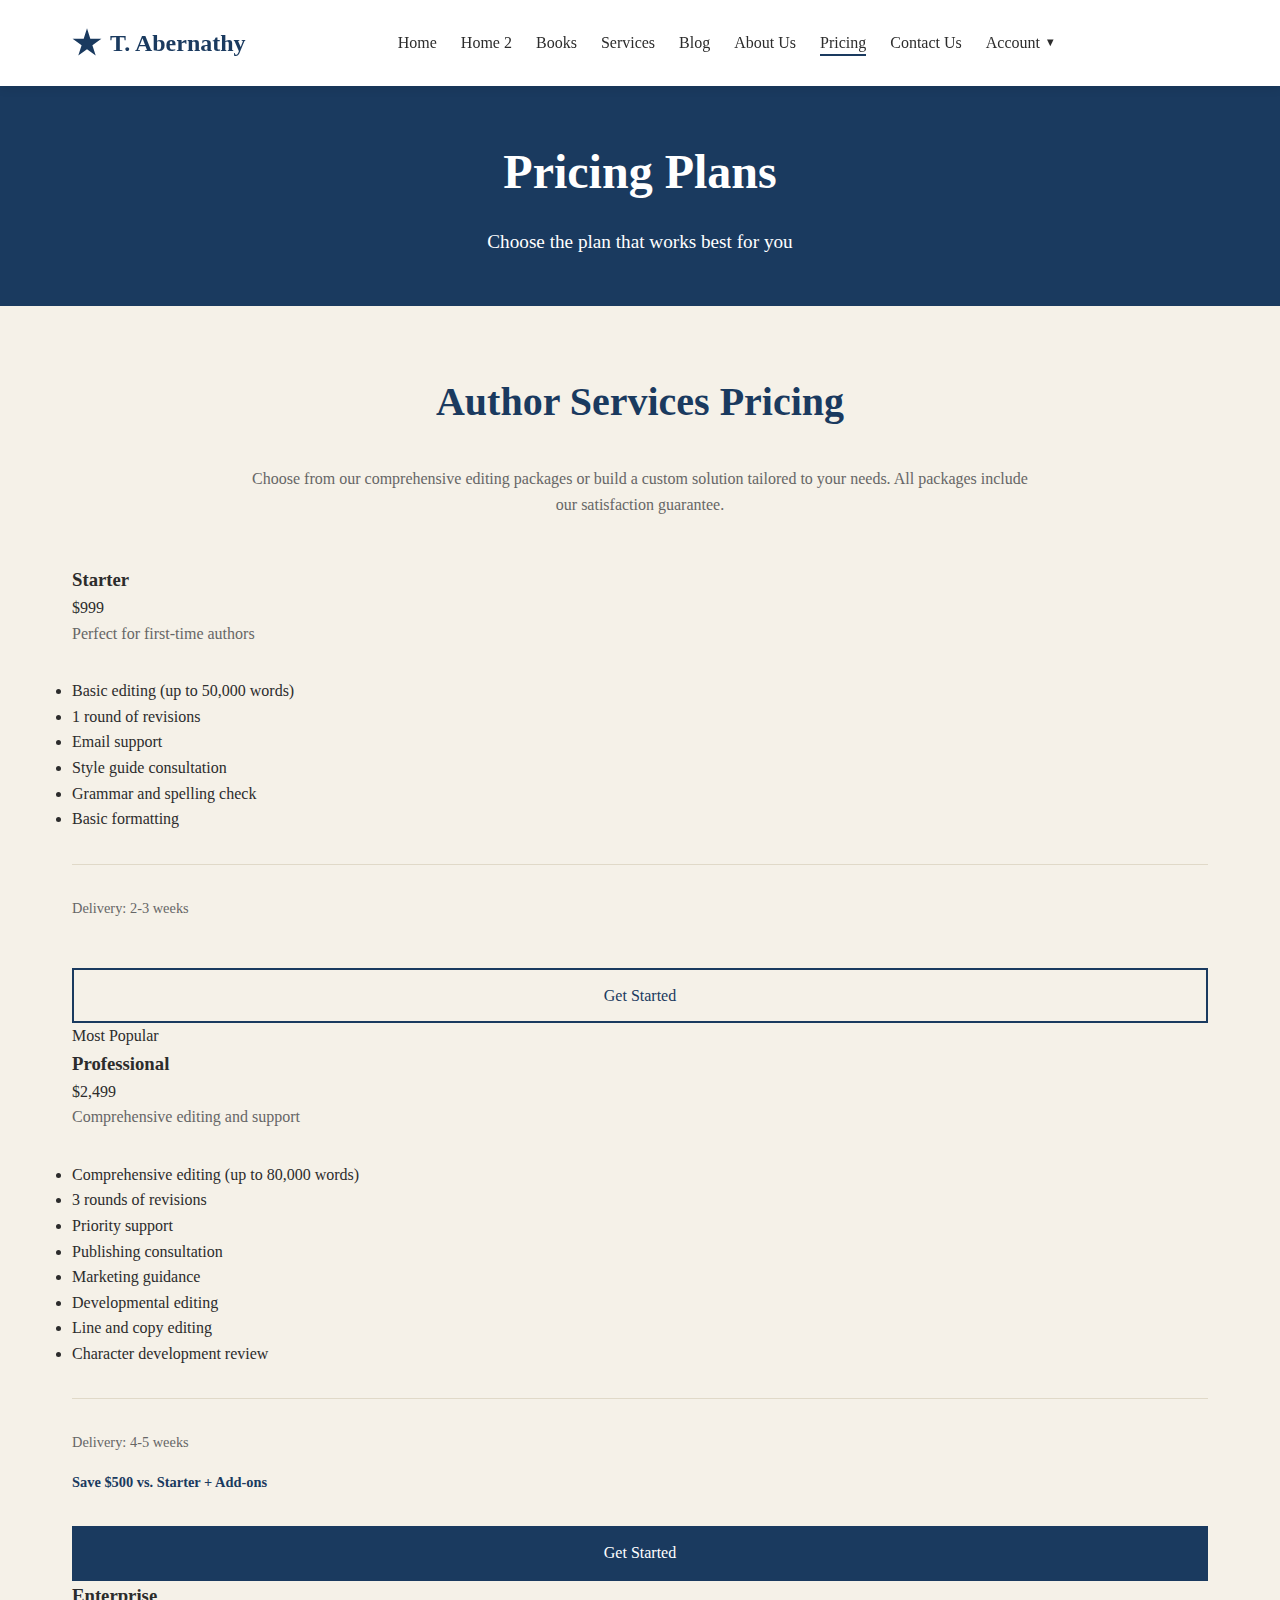
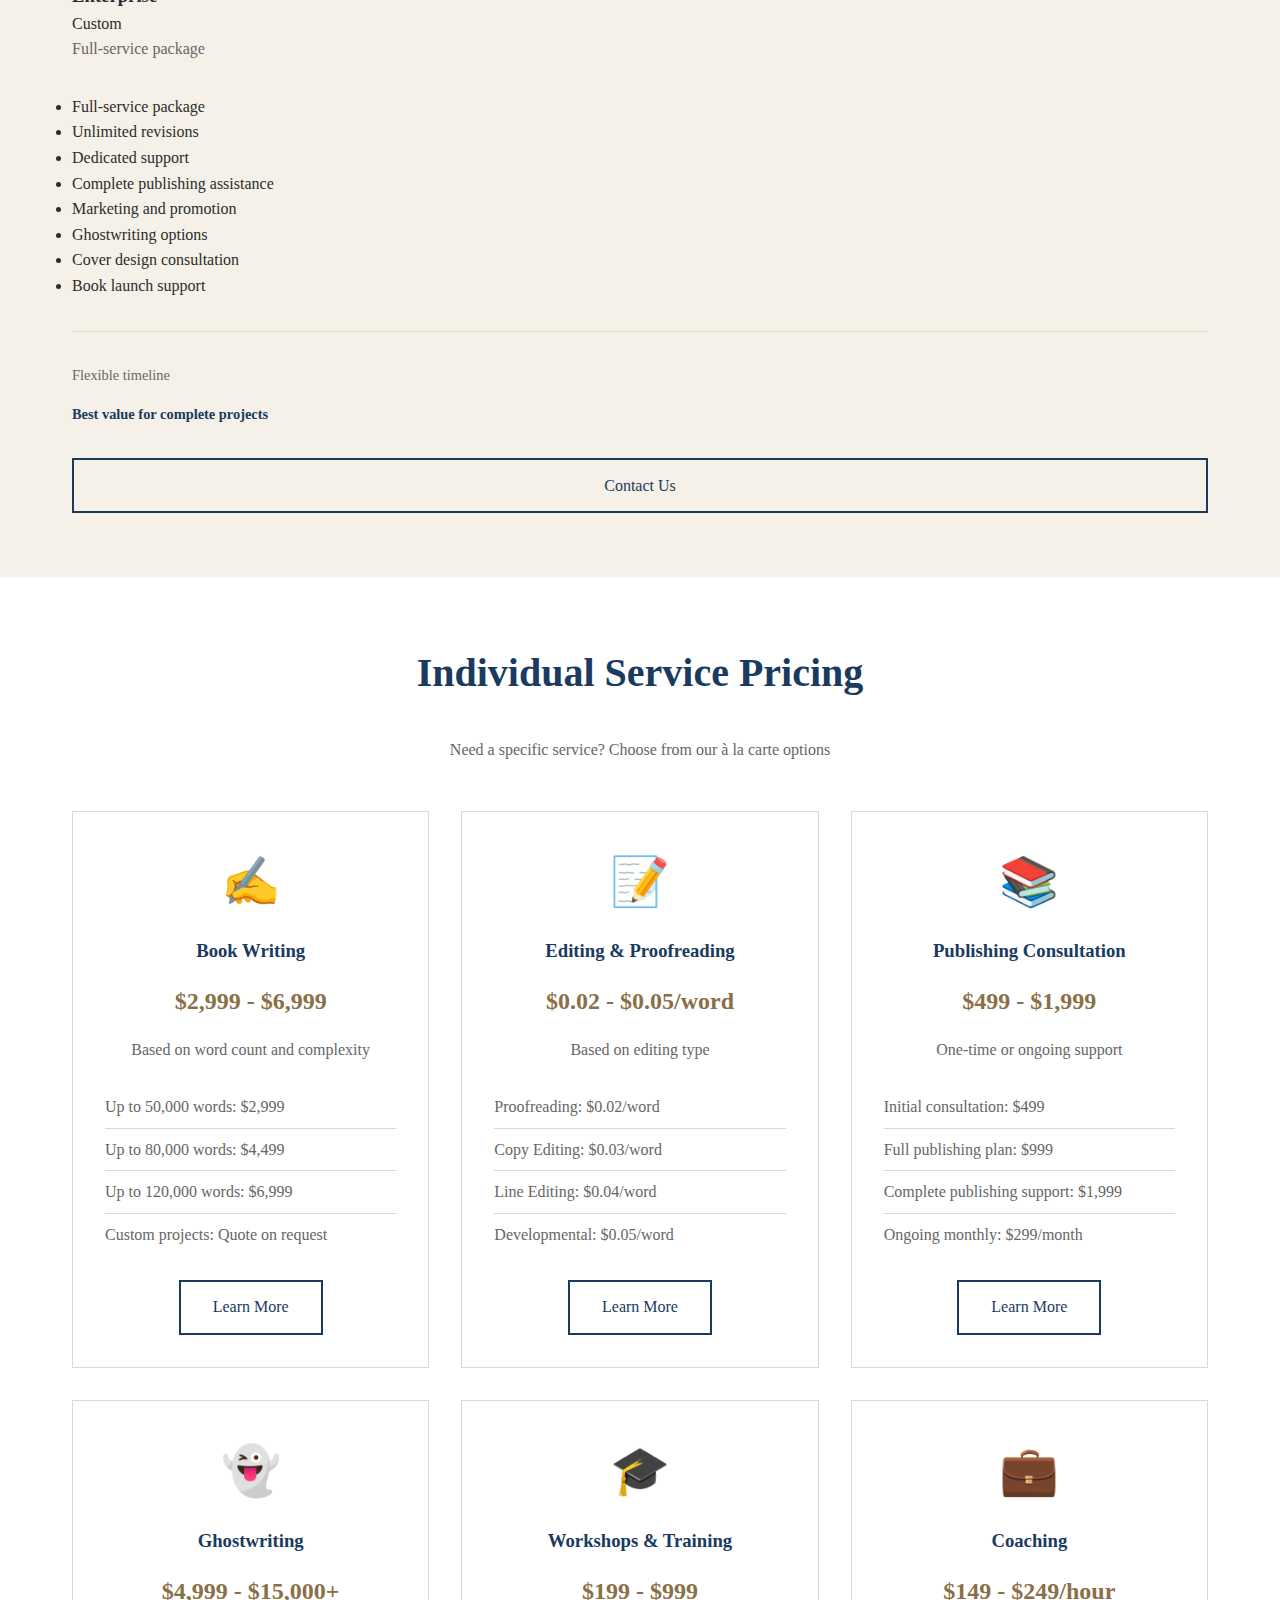
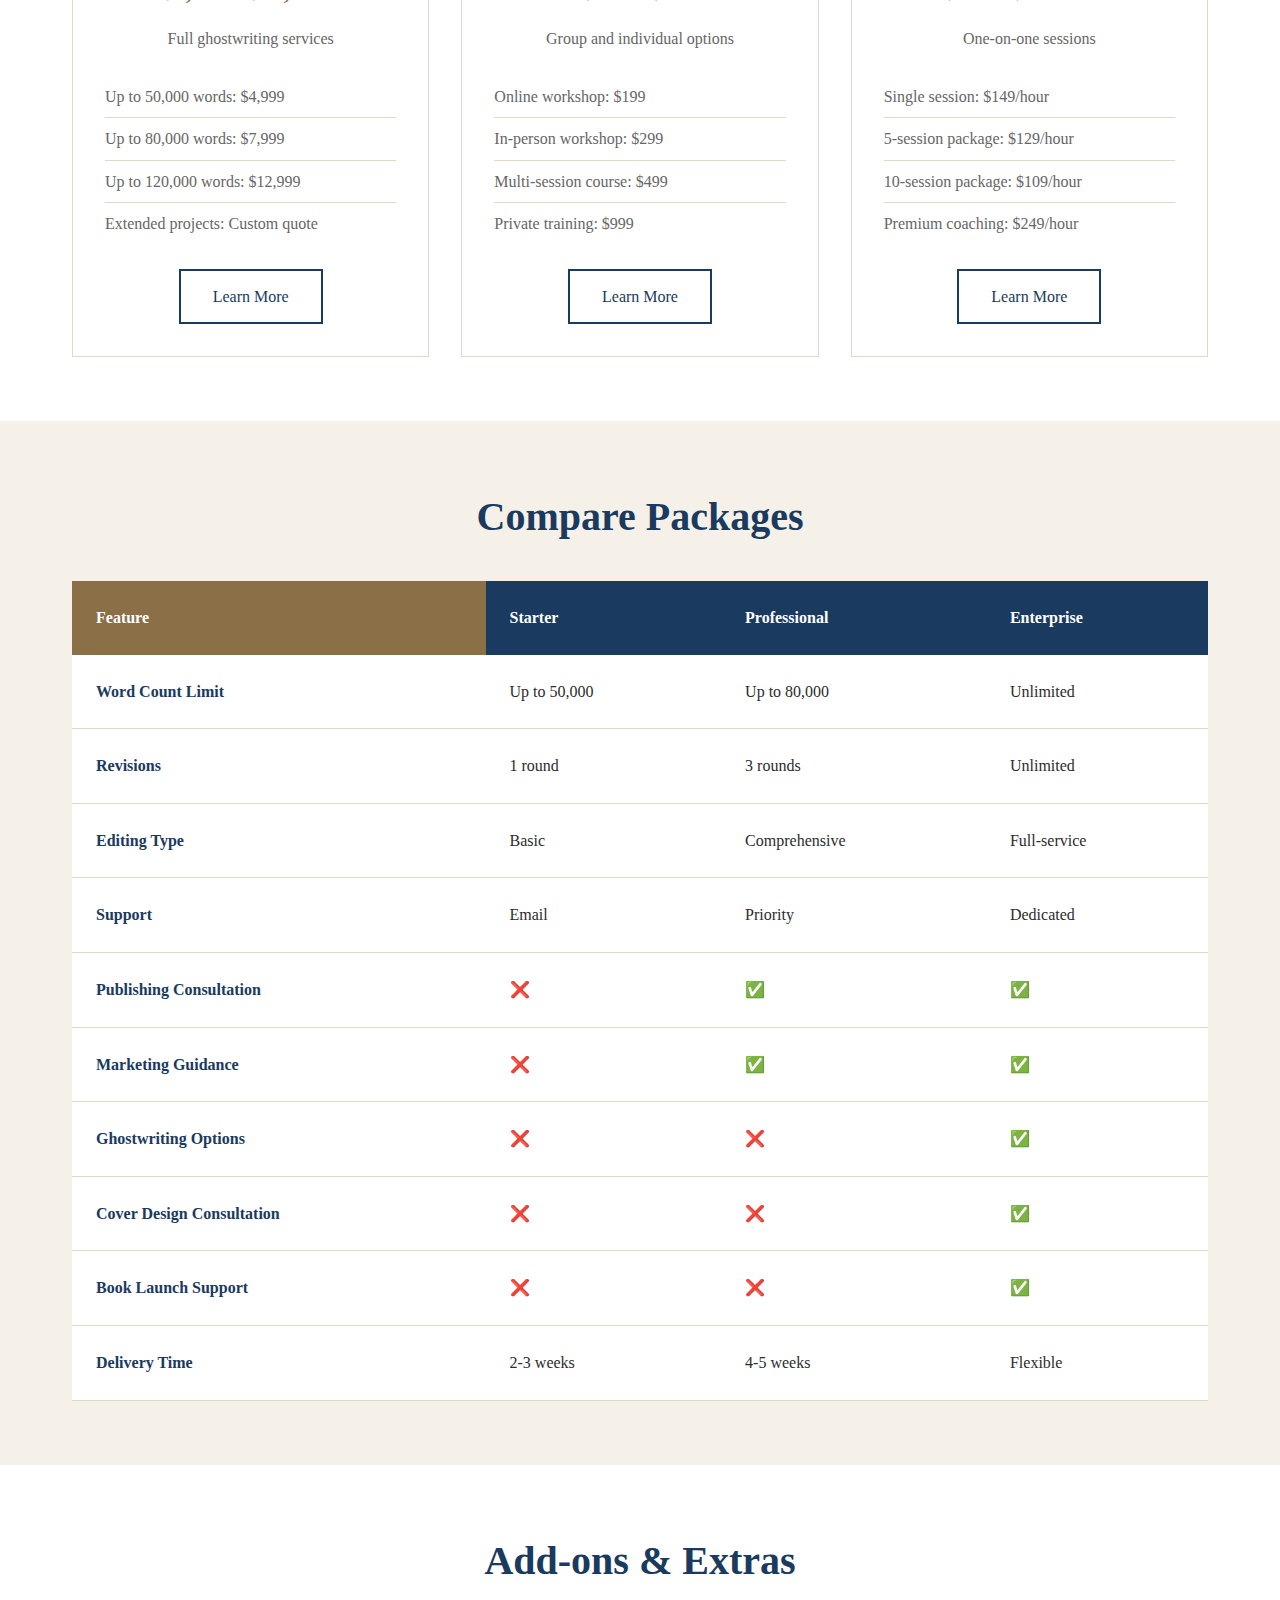
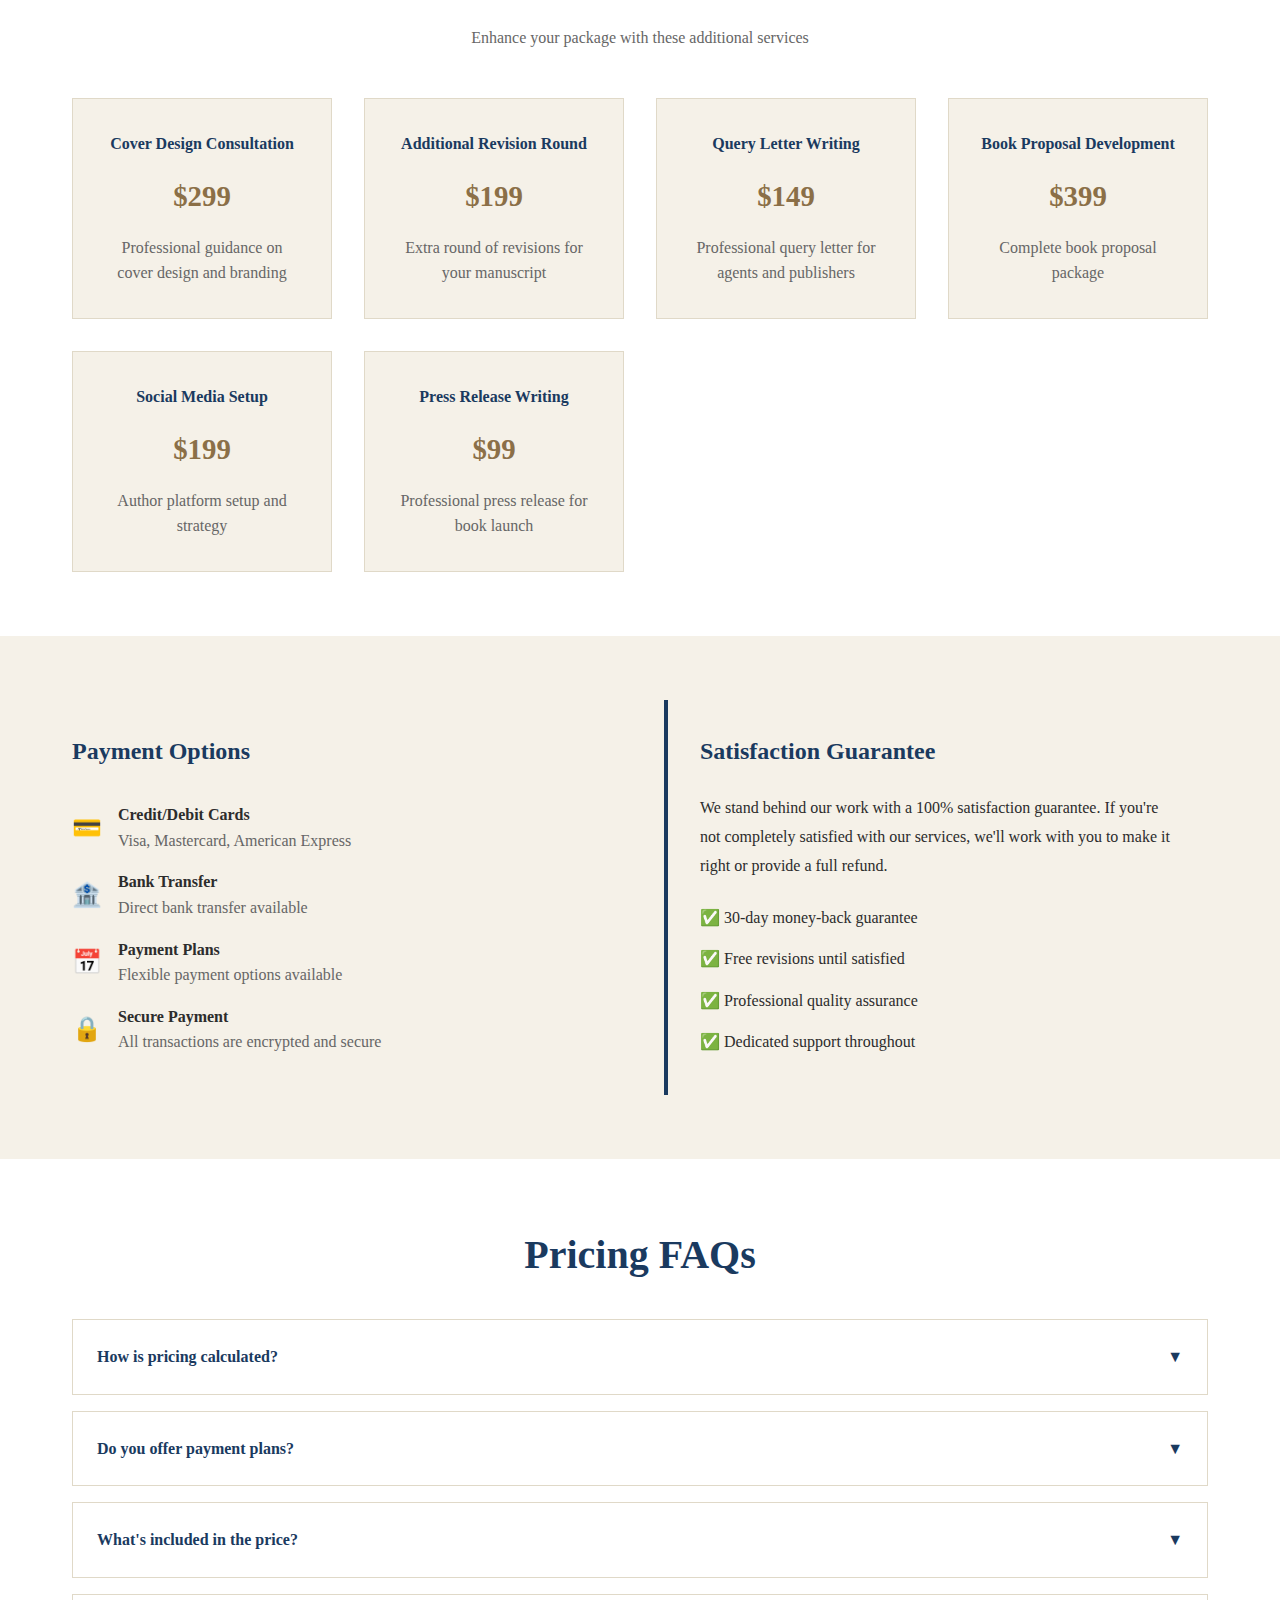
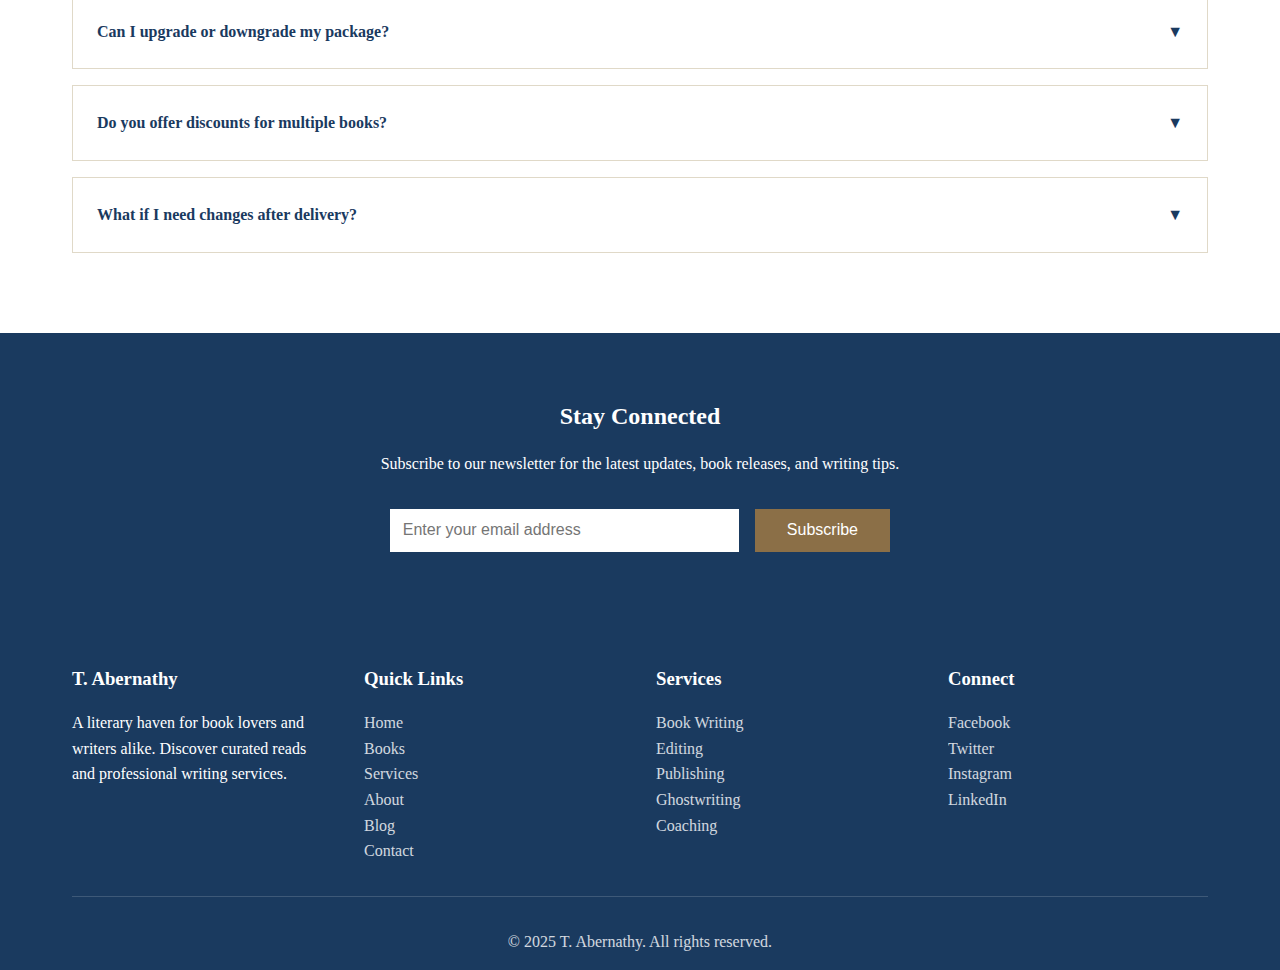
<file: pricing.html>
<!DOCTYPE html>
<html lang="en">
<head>
    <meta charset="UTF-8">
    <meta name="viewport" content="width=device-width, initial-scale=1.0">
    <title>Pricing - T. Abernathy</title>
    <link rel="icon" type="image/svg+xml" href="data:image/svg+xml,%3Csvg xmlns='http://www.w3.org/2000/svg' viewBox='0 0 100 100'%3E%3Crect width='100' height='100' fill='%231a3a5f'/%3E%3Cpath d='M30 20 L70 20 L70 80 L30 80 Z' fill='%23f5f1e8'/%3E%3Cpath d='M35 25 L65 25 L65 75 L35 75 Z' fill='none' stroke='%231a3a5f' stroke-width='2'/%3E%3Cline x1='40' y1='35' x2='60' y2='35' stroke='%231a3a5f' stroke-width='1.5'/%3E%3Cline x1='40' y1='45' x2='60' y2='45' stroke='%231a3a5f' stroke-width='1.5'/%3E%3Cline x1='40' y1='55' x2='60' y2='55' stroke='%231a3a5f' stroke-width='1.5'/%3E%3C/svg%3E">
    <link rel="apple-touch-icon" href="data:image/svg+xml,%3Csvg xmlns='http://www.w3.org/2000/svg' viewBox='0 0 100 100'%3E%3Crect width='100' height='100' fill='%231a3a5f'/%3E%3Cpath d='M30 20 L70 20 L70 80 L30 80 Z' fill='%23f5f1e8'/%3E%3Cpath d='M35 25 L65 25 L65 75 L35 75 Z' fill='none' stroke='%231a3a5f' stroke-width='2'/%3E%3Cline x1='40' y1='35' x2='60' y2='35' stroke='%231a3a5f' stroke-width='1.5'/%3E%3Cline x1='40' y1='45' x2='60' y2='45' stroke='%231a3a5f' stroke-width='1.5'/%3E%3Cline x1='40' y1='55' x2='60' y2='55' stroke='%231a3a5f' stroke-width='1.5'/%3E%3C/svg%3E">
    <link rel="stylesheet" href="css/style.css">
</head>
<body>
    <!-- Header -->
    <header>
        <div class="header-container">
            <a href="index.html" class="logo">
                <div class="logo-icon"></div>
                <span>T. Abernathy</span>
            </a>
            <button class="mobile-menu-toggle" aria-label="Toggle menu">
                <span></span>
                <span></span>
                <span></span>
            </button>
            <nav class="main-nav">
                <ul>
                    <li><a href="index.html">Home</a></li>
                    <li><a href="index2.html">Home 2</a></li>
                    <li><a href="books.html">Books</a></li>
                    <li><a href="services.html">Services</a></li>
                    <li><a href="blog.html">Blog</a></li>
                    <li><a href="about.html">About Us</a></li>
                    <li><a href="pricing.html" class="active">Pricing</a></li>
                    <li><a href="contact.html">Contact Us</a></li>
                    <li class="dropdown">
                        <a href="#" class="dropdown-toggle">Account <span class="dropdown-arrow">▼</span></a>
                        <ul class="dropdown-menu">
                            <li><a href="login.html">Login</a></li>
                            <li><a href="register.html">Register</a></li>
                            <li><a href="admin-dashboard.html">Admin</a></li>
                        </ul>
                    </li>
                </ul>
            </nav>
            <div class="header-actions">
            </div>
        </div>
    </header>

    <!-- Page Header -->
    <section class="section" style="background-color: var(--primary-color); color: var(--white); padding: 3rem 0;">
        <div class="container">
            <h1 style="font-size: 3rem; text-align: center;">Pricing Plans</h1>
            <p style="text-align: center; font-size: 1.2rem; margin-top: 1rem;">Choose the plan that works best for you</p>
        </div>
    </section>

    <!-- Author Services Pricing -->
    <section class="section">
        <div class="container">
            <h2 class="section-title">Author Services Pricing</h2>
            <p style="text-align: center; color: var(--text-light); margin-bottom: 3rem; max-width: 800px; margin-left: auto; margin-right: auto;">
                Choose from our comprehensive editing packages or build a custom solution tailored to your needs. All packages include our satisfaction guarantee.
            </p>
            <div class="pricing-preview">
                <div class="pricing-card">
                    <h3>Starter</h3>
                    <div class="price">$999</div>
                    <p style="margin-bottom: 2rem; color: var(--text-light);">Perfect for first-time authors</p>
                    <ul class="pricing-features">
                        <li>Basic editing (up to 50,000 words)</li>
                        <li>1 round of revisions</li>
                        <li>Email support</li>
                        <li>Style guide consultation</li>
                        <li>Grammar and spelling check</li>
                        <li>Basic formatting</li>
                    </ul>
                    <div style="margin-top: 2rem; padding-top: 2rem; border-top: 1px solid var(--border-color);">
                        <p style="font-size: 0.9rem; color: var(--text-light); margin-bottom: 1rem;">Delivery: 2-3 weeks</p>
                    </div>
                    <a href="contact.html" class="btn" style="margin-top: 2rem; width: 100%;">Get Started</a>
                </div>
                <div class="pricing-card featured">
                    <div class="popular-badge">Most Popular</div>
                    <h3>Professional</h3>
                    <div class="price">$2,499</div>
                    <p style="margin-bottom: 2rem; color: var(--text-light);">Comprehensive editing and support</p>
                    <ul class="pricing-features">
                        <li>Comprehensive editing (up to 80,000 words)</li>
                        <li>3 rounds of revisions</li>
                        <li>Priority support</li>
                        <li>Publishing consultation</li>
                        <li>Marketing guidance</li>
                        <li>Developmental editing</li>
                        <li>Line and copy editing</li>
                        <li>Character development review</li>
                    </ul>
                    <div style="margin-top: 2rem; padding-top: 2rem; border-top: 1px solid var(--border-color);">
                        <p style="font-size: 0.9rem; color: var(--text-light); margin-bottom: 1rem;">Delivery: 4-5 weeks</p>
                        <p style="font-size: 0.9rem; color: var(--primary-color); font-weight: bold;">Save $500 vs. Starter + Add-ons</p>
                    </div>
                    <a href="contact.html" class="btn btn-primary" style="margin-top: 2rem; width: 100%;">Get Started</a>
                </div>
                <div class="pricing-card">
                    <h3>Enterprise</h3>
                    <div class="price">Custom</div>
                    <p style="margin-bottom: 2rem; color: var(--text-light);">Full-service package</p>
                    <ul class="pricing-features">
                        <li>Full-service package</li>
                        <li>Unlimited revisions</li>
                        <li>Dedicated support</li>
                        <li>Complete publishing assistance</li>
                        <li>Marketing and promotion</li>
                        <li>Ghostwriting options</li>
                        <li>Cover design consultation</li>
                        <li>Book launch support</li>
                    </ul>
                    <div style="margin-top: 2rem; padding-top: 2rem; border-top: 1px solid var(--border-color);">
                        <p style="font-size: 0.9rem; color: var(--text-light); margin-bottom: 1rem;">Flexible timeline</p>
                        <p style="font-size: 0.9rem; color: var(--primary-color); font-weight: bold;">Best value for complete projects</p>
                    </div>
                    <a href="contact.html" class="btn" style="margin-top: 2rem; width: 100%;">Contact Us</a>
                </div>
            </div>
        </div>
    </section>

    <!-- Individual Service Pricing -->
    <section class="section" style="background-color: var(--white);">
        <div class="container">
            <h2 class="section-title">Individual Service Pricing</h2>
            <p style="text-align: center; color: var(--text-light); margin-bottom: 3rem;">
                Need a specific service? Choose from our à la carte options
            </p>
            <div class="service-pricing-grid">
                <div class="service-pricing-card">
                    <div class="service-pricing-icon">✍️</div>
                    <h3>Book Writing</h3>
                    <div class="service-price-range">$2,999 - $6,999</div>
                    <p style="color: var(--text-light); margin: 1rem 0;">Based on word count and complexity</p>
                    <ul class="service-pricing-details">
                        <li>Up to 50,000 words: $2,999</li>
                        <li>Up to 80,000 words: $4,499</li>
                        <li>Up to 120,000 words: $6,999</li>
                        <li>Custom projects: Quote on request</li>
                    </ul>
                    <a href="service-details.html?service=writing" class="btn">Learn More</a>
                </div>
                <div class="service-pricing-card">
                    <div class="service-pricing-icon">📝</div>
                    <h3>Editing & Proofreading</h3>
                    <div class="service-price-range">$0.02 - $0.05/word</div>
                    <p style="color: var(--text-light); margin: 1rem 0;">Based on editing type</p>
                    <ul class="service-pricing-details">
                        <li>Proofreading: $0.02/word</li>
                        <li>Copy Editing: $0.03/word</li>
                        <li>Line Editing: $0.04/word</li>
                        <li>Developmental: $0.05/word</li>
                    </ul>
                    <a href="service-details.html?service=editing" class="btn">Learn More</a>
                </div>
                <div class="service-pricing-card">
                    <div class="service-pricing-icon">📚</div>
                    <h3>Publishing Consultation</h3>
                    <div class="service-price-range">$499 - $1,999</div>
                    <p style="color: var(--text-light); margin: 1rem 0;">One-time or ongoing support</p>
                    <ul class="service-pricing-details">
                        <li>Initial consultation: $499</li>
                        <li>Full publishing plan: $999</li>
                        <li>Complete publishing support: $1,999</li>
                        <li>Ongoing monthly: $299/month</li>
                    </ul>
                    <a href="service-details.html?service=publishing" class="btn">Learn More</a>
                </div>
                <div class="service-pricing-card">
                    <div class="service-pricing-icon">👻</div>
                    <h3>Ghostwriting</h3>
                    <div class="service-price-range">$4,999 - $15,000+</div>
                    <p style="color: var(--text-light); margin: 1rem 0;">Full ghostwriting services</p>
                    <ul class="service-pricing-details">
                        <li>Up to 50,000 words: $4,999</li>
                        <li>Up to 80,000 words: $7,999</li>
                        <li>Up to 120,000 words: $12,999</li>
                        <li>Extended projects: Custom quote</li>
                    </ul>
                    <a href="service-details.html?service=ghostwriting" class="btn">Learn More</a>
                </div>
                <div class="service-pricing-card">
                    <div class="service-pricing-icon">🎓</div>
                    <h3>Workshops & Training</h3>
                    <div class="service-price-range">$199 - $999</div>
                    <p style="color: var(--text-light); margin: 1rem 0;">Group and individual options</p>
                    <ul class="service-pricing-details">
                        <li>Online workshop: $199</li>
                        <li>In-person workshop: $299</li>
                        <li>Multi-session course: $499</li>
                        <li>Private training: $999</li>
                    </ul>
                    <a href="service-details.html?service=training" class="btn">Learn More</a>
                </div>
                <div class="service-pricing-card">
                    <div class="service-pricing-icon">💼</div>
                    <h3>Coaching</h3>
                    <div class="service-price-range">$149 - $249/hour</div>
                    <p style="color: var(--text-light); margin: 1rem 0;">One-on-one sessions</p>
                    <ul class="service-pricing-details">
                        <li>Single session: $149/hour</li>
                        <li>5-session package: $129/hour</li>
                        <li>10-session package: $109/hour</li>
                        <li>Premium coaching: $249/hour</li>
                    </ul>
                    <a href="service-details.html?service=coaching" class="btn">Learn More</a>
                </div>
            </div>
        </div>
    </section>

    <!-- Comparison Table -->
    <section class="section">
        <div class="container">
            <h2 class="section-title">Compare Packages</h2>
            <div class="comparison-table-container">
                <table class="comparison-table">
                    <thead>
                        <tr>
                            <th>Feature</th>
                            <th>Starter</th>
                            <th>Professional</th>
                            <th>Enterprise</th>
                        </tr>
                    </thead>
                    <tbody>
                        <tr>
                            <td><strong>Word Count Limit</strong></td>
                            <td>Up to 50,000</td>
                            <td>Up to 80,000</td>
                            <td>Unlimited</td>
                        </tr>
                        <tr>
                            <td><strong>Revisions</strong></td>
                            <td>1 round</td>
                            <td>3 rounds</td>
                            <td>Unlimited</td>
                        </tr>
                        <tr>
                            <td><strong>Editing Type</strong></td>
                            <td>Basic</td>
                            <td>Comprehensive</td>
                            <td>Full-service</td>
                        </tr>
                        <tr>
                            <td><strong>Support</strong></td>
                            <td>Email</td>
                            <td>Priority</td>
                            <td>Dedicated</td>
                        </tr>
                        <tr>
                            <td><strong>Publishing Consultation</strong></td>
                            <td>❌</td>
                            <td>✅</td>
                            <td>✅</td>
                        </tr>
                        <tr>
                            <td><strong>Marketing Guidance</strong></td>
                            <td>❌</td>
                            <td>✅</td>
                            <td>✅</td>
                        </tr>
                        <tr>
                            <td><strong>Ghostwriting Options</strong></td>
                            <td>❌</td>
                            <td>❌</td>
                            <td>✅</td>
                        </tr>
                        <tr>
                            <td><strong>Cover Design Consultation</strong></td>
                            <td>❌</td>
                            <td>❌</td>
                            <td>✅</td>
                        </tr>
                        <tr>
                            <td><strong>Book Launch Support</strong></td>
                            <td>❌</td>
                            <td>❌</td>
                            <td>✅</td>
                        </tr>
                        <tr>
                            <td><strong>Delivery Time</strong></td>
                            <td>2-3 weeks</td>
                            <td>4-5 weeks</td>
                            <td>Flexible</td>
                        </tr>
                    </tbody>
                </table>
            </div>
        </div>
    </section>

    

    <!-- Add-ons and Extras -->
    <section class="section" style="background-color: var(--white);">
        <div class="container">
            <h2 class="section-title">Add-ons & Extras</h2>
            <p style="text-align: center; color: var(--text-light); margin-bottom: 3rem;">
                Enhance your package with these additional services
            </p>
            <div class="addons-grid">
                <div class="addon-card">
                    <h4>Cover Design Consultation</h4>
                    <div class="addon-price">$299</div>
                    <p>Professional guidance on cover design and branding</p>
                </div>
                <div class="addon-card">
                    <h4>Additional Revision Round</h4>
                    <div class="addon-price">$199</div>
                    <p>Extra round of revisions for your manuscript</p>
                </div>
                <div class="addon-card">
                    <h4>Query Letter Writing</h4>
                    <div class="addon-price">$149</div>
                    <p>Professional query letter for agents and publishers</p>
                </div>
                <div class="addon-card">
                    <h4>Book Proposal Development</h4>
                    <div class="addon-price">$399</div>
                    <p>Complete book proposal package</p>
                </div>
                <div class="addon-card">
                    <h4>Social Media Setup</h4>
                    <div class="addon-price">$199</div>
                    <p>Author platform setup and strategy</p>
                </div>
                <div class="addon-card">
                    <h4>Press Release Writing</h4>
                    <div class="addon-price">$99</div>
                    <p>Professional press release for book launch</p>
                </div>
            </div>
        </div>
    </section>

    <!-- Payment Options & Guarantee -->
    <section class="section">
        <div class="container">
            <div class="payment-guarantee-grid">
                <div>
                    <h2 style="color: var(--primary-color); margin-bottom: 1.5rem;">Payment Options</h2>
                    <ul style="list-style: none; padding: 0;">
                        <li style="padding: 0.5rem 0; display: flex; align-items: center; gap: 1rem;">
                            <span style="font-size: 1.5rem;">💳</span>
                            <div>
                                <strong>Credit/Debit Cards</strong>
                                <p style="color: var(--text-light); margin: 0;">Visa, Mastercard, American Express</p>
                            </div>
                        </li>
                        <li style="padding: 0.5rem 0; display: flex; align-items: center; gap: 1rem;">
                            <span style="font-size: 1.5rem;">🏦</span>
                            <div>
                                <strong>Bank Transfer</strong>
                                <p style="color: var(--text-light); margin: 0;">Direct bank transfer available</p>
                            </div>
                        </li>
                        <li style="padding: 0.5rem 0; display: flex; align-items: center; gap: 1rem;">
                            <span style="font-size: 1.5rem;">📅</span>
                            <div>
                                <strong>Payment Plans</strong>
                                <p style="color: var(--text-light); margin: 0;">Flexible payment options available</p>
                            </div>
                        </li>
                        <li style="padding: 0.5rem 0; display: flex; align-items: center; gap: 1rem;">
                            <span style="font-size: 1.5rem;">🔒</span>
                            <div>
                                <strong>Secure Payment</strong>
                                <p style="color: var(--text-light); margin: 0;">All transactions are encrypted and secure</p>
                            </div>
                        </li>
                    </ul>
                </div>
                <div style="background: var(--secondary-color); padding: 2rem; border-left: 4px solid var(--primary-color);">
                    <h2 style="color: var(--primary-color); margin-bottom: 1.5rem;">Satisfaction Guarantee</h2>
                    <p style="line-height: 1.8; margin-bottom: 1rem;">
                        We stand behind our work with a 100% satisfaction guarantee. If you're not completely satisfied with our services, we'll work with you to make it right or provide a full refund.
                    </p>
                    <ul style="list-style: none; padding: 0;">
                        <li style="padding: 0.5rem 0;">✅ 30-day money-back guarantee</li>
                        <li style="padding: 0.5rem 0;">✅ Free revisions until satisfied</li>
                        <li style="padding: 0.5rem 0;">✅ Professional quality assurance</li>
                        <li style="padding: 0.5rem 0;">✅ Dedicated support throughout</li>
                    </ul>
                </div>
            </div>
        </div>
    </section>

    <!-- Pricing FAQs -->
    <section class="section" style="background-color: var(--white);">
        <div class="container">
            <h2 class="section-title">Pricing FAQs</h2>
            <div class="faq-section">
                <div class="accordion-item">
                    <div class="accordion-header">
                        <span>How is pricing calculated?</span>
                        <span class="accordion-icon">▼</span>
                    </div>
                    <div class="accordion-content">
                        <p>Pricing is based on several factors including word count, complexity of the project, type of service, and timeline. We provide transparent pricing upfront with no hidden fees. Contact us for a detailed quote tailored to your specific needs.</p>
                    </div>
                </div>
                <div class="accordion-item">
                    <div class="accordion-header">
                        <span>Do you offer payment plans?</span>
                        <span class="accordion-icon">▼</span>
                    </div>
                    <div class="accordion-content">
                        <p>Yes! We offer flexible payment plans for larger projects. Typically, we require a 50% deposit to begin work, with the remaining balance due upon completion. For projects over $5,000, we can arrange a custom payment schedule.</p>
                    </div>
                </div>
                <div class="accordion-item">
                    <div class="accordion-header">
                        <span>What's included in the price?</span>
                        <span class="accordion-icon">▼</span>
                    </div>
                    <div class="accordion-content">
                        <p>Each package includes all listed features, revisions as specified, email support, and final deliverables. Additional services like cover design or marketing support are available as add-ons. We provide a detailed breakdown before you commit.</p>
                    </div>
                </div>
                <div class="accordion-item">
                    <div class="accordion-header">
                        <span>Can I upgrade or downgrade my package?</span>
                        <span class="accordion-icon">▼</span>
                    </div>
                    <div class="accordion-content">
                        <p>Yes, you can upgrade your package at any time. If you need additional services, we'll prorate the cost. Downgrades are handled on a case-by-case basis depending on work already completed.</p>
                    </div>
                </div>
                <div class="accordion-item">
                    <div class="accordion-header">
                        <span>Do you offer discounts for multiple books?</span>
                        <span class="accordion-icon">▼</span>
                    </div>
                    <div class="accordion-content">
                        <p>Yes! We offer volume discounts for authors working on multiple books or series. Contact us to discuss bulk pricing options and save up to 20% on multiple projects.</p>
                    </div>
                </div>
                <div class="accordion-item">
                    <div class="accordion-header">
                        <span>What if I need changes after delivery?</span>
                        <span class="accordion-icon">▼</span>
                    </div>
                    <div class="accordion-content">
                        <p>All packages include revisions as specified. Additional revisions beyond the package limit are available at $199 per round. We're committed to ensuring you're satisfied with the final product.</p>
                    </div>
                </div>
            </div>
        </div>
    </section>


 <!-- Newsletter Signup -->
 <section class="newsletter-section">
    <div class="container">
        <h2>Stay Connected</h2>
        <p>Subscribe to our newsletter for the latest updates, book releases, and writing tips.</p>
        <form class="newsletter-form">
            <input type="email" placeholder="Enter your email address" required>
            <button type="submit">Subscribe</button>
        </form>
    </div>
</section>

<!-- Footer -->
<footer>
    <div class="container">
        <div class="footer-content">
            <div class="footer-section">
                <h3>T. Abernathy</h3>
                <p>A literary haven for book lovers and writers alike. Discover curated reads and professional writing services.</p>
            </div>
            <div class="footer-section">
                <h3>Quick Links</h3>
                <ul>
                    <li><a href="index.html">Home</a></li>
                    <li><a href="books.html">Books</a></li>
                    <li><a href="services.html">Services</a></li>
                    <li><a href="about.html">About</a></li>
                    <li><a href="blog.html">Blog</a></li>
                    <li><a href="contact.html">Contact</a></li>
                </ul>
            </div>
            <div class="footer-section">
                <h3>Services</h3>
                <ul>
                    <li><a href="services.html#writing">Book Writing</a></li>
                    <li><a href="services.html#editing">Editing</a></li>
                    <li><a href="services.html#publishing">Publishing</a></li>
                    <li><a href="services.html#ghostwriting">Ghostwriting</a></li>
                    <li><a href="services.html#coaching">Coaching</a></li>
                </ul>
            </div>
            <div class="footer-section">
                <h3>Connect</h3>
                <ul>
                    <li><a href="#">Facebook</a></li>
                    <li><a href="#">Twitter</a></li>
                    <li><a href="#">Instagram</a></li>
                    <li><a href="#">LinkedIn</a></li>
                </ul>
            </div>
        </div>
        <div class="footer-bottom">
            <p>&copy; 2025 T. Abernathy. All rights reserved.</p>
        </div>
    </div>
</footer>
    <script src="js/main.js"></script>
</body>
</html>
</file>
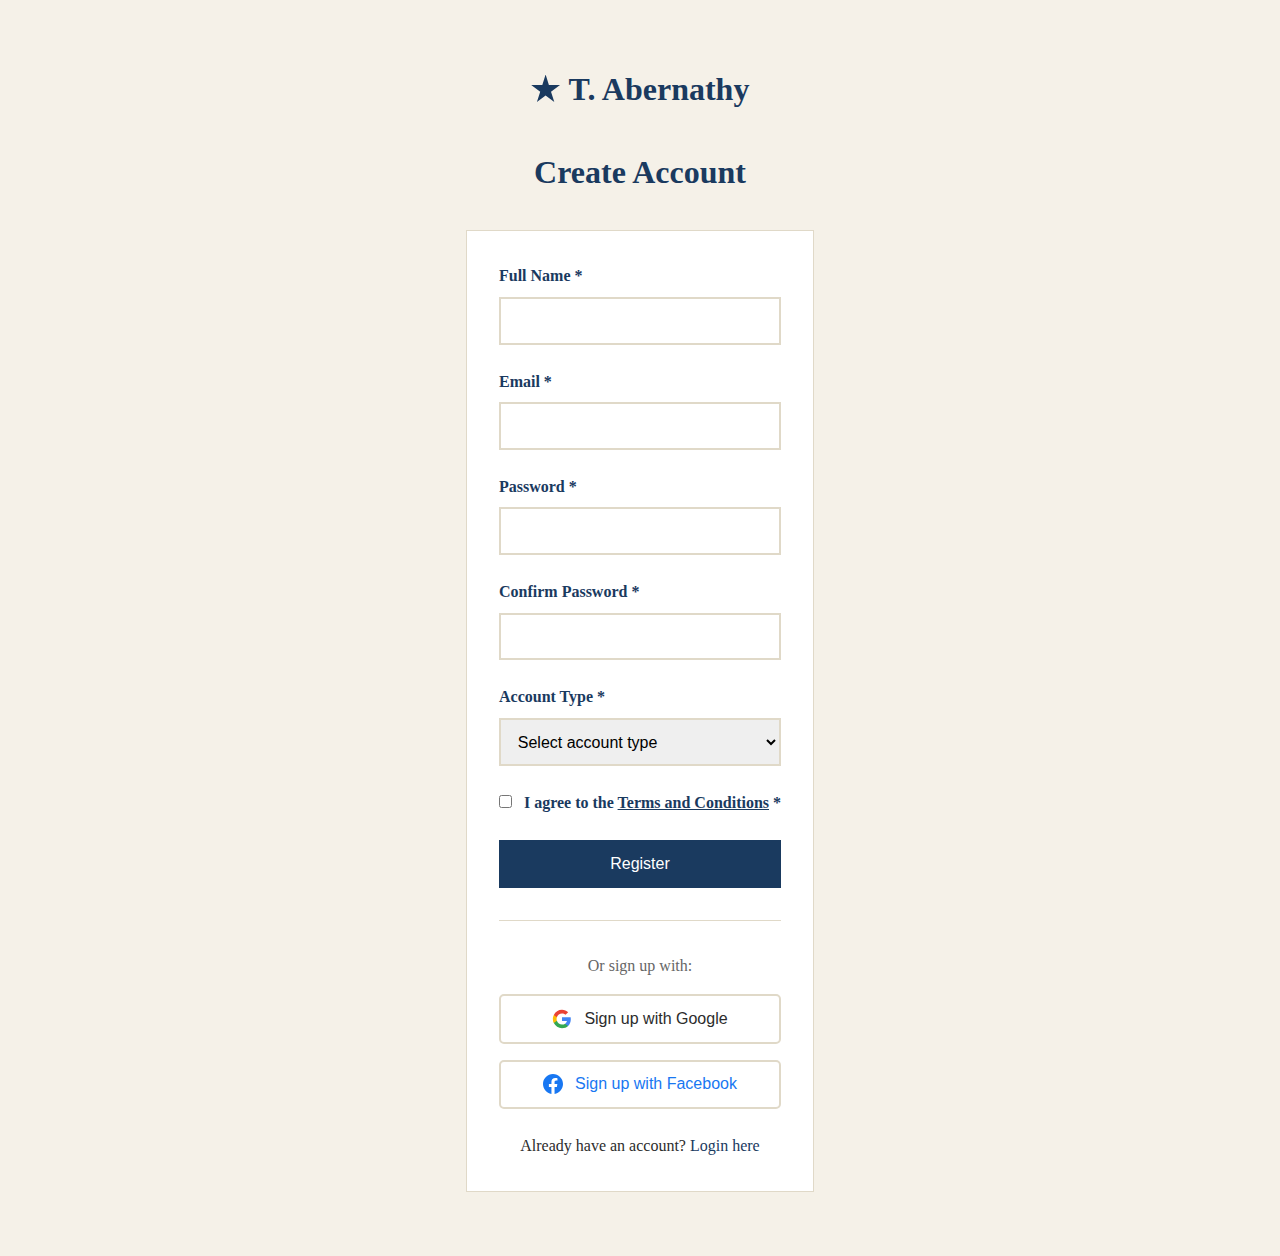
<file: register.html>
<!DOCTYPE html>
<html lang="en">
<head>
    <meta charset="UTF-8">
    <meta name="viewport" content="width=device-width, initial-scale=1.0">
    <title>Register - T. Abernathy</title>
    <link rel="icon" type="image/svg+xml" href="data:image/svg+xml,%3Csvg xmlns='http://www.w3.org/2000/svg' viewBox='0 0 100 100'%3E%3Crect width='100' height='100' fill='%231a3a5f'/%3E%3Cpath d='M30 20 L70 20 L70 80 L30 80 Z' fill='%23f5f1e8'/%3E%3Cpath d='M35 25 L65 25 L65 75 L35 75 Z' fill='none' stroke='%231a3a5f' stroke-width='2'/%3E%3Cline x1='40' y1='35' x2='60' y2='35' stroke='%231a3a5f' stroke-width='1.5'/%3E%3Cline x1='40' y1='45' x2='60' y2='45' stroke='%231a3a5f' stroke-width='1.5'/%3E%3Cline x1='40' y1='55' x2='60' y2='55' stroke='%231a3a5f' stroke-width='1.5'/%3E%3C/svg%3E">
    <link rel="apple-touch-icon" href="data:image/svg+xml,%3Csvg xmlns='http://www.w3.org/2000/svg' viewBox='0 0 100 100'%3E%3Crect width='100' height='100' fill='%231a3a5f'/%3E%3Cpath d='M30 20 L70 20 L70 80 L30 80 Z' fill='%23f5f1e8'/%3E%3Cpath d='M35 25 L65 25 L65 75 L35 75 Z' fill='none' stroke='%231a3a5f' stroke-width='2'/%3E%3Cline x1='40' y1='35' x2='60' y2='35' stroke='%231a3a5f' stroke-width='1.5'/%3E%3Cline x1='40' y1='45' x2='60' y2='45' stroke='%231a3a5f' stroke-width='1.5'/%3E%3Cline x1='40' y1='55' x2='60' y2='55' stroke='%231a3a5f' stroke-width='1.5'/%3E%3C/svg%3E">
    <link rel="stylesheet" href="css/style.css">
</head>
<body>
    <!-- Header -->
    
    <!-- Register Section -->
    <section class="section" style="min-height: 60vh; display: flex; align-items: center;">
        <div class="container">
            <div style="max-width: 500px; margin: 0 auto;">
                <div style="text-align: center; margin-bottom: 2rem;">
                    <a href="index.html" class="logo" style="justify-content: center; font-size: 2rem; margin-bottom: 1rem;">
                        <div class="logo-icon"></div>
                        <span>T. Abernathy</span>
                    </a>
                </div>
                <h1 style="text-align: center; color: var(--primary-color); margin-bottom: 2rem;">Create Account</h1>
                <form id="registerForm" class="contact-form">
                    <div class="form-group">
                        <label for="fullName">Full Name *</label>
                        <input type="text" id="fullName" name="fullName" required>
                    </div>
                    <div class="form-group">
                        <label for="email">Email *</label>
                        <input type="email" id="email" name="email" required>
                    </div>
                    <div class="form-group">
                        <label for="password">Password *</label>
                        <input type="password" id="password" name="password" required>
                    </div>
                    <div class="form-group">
                        <label for="confirmPassword">Confirm Password *</label>
                        <input type="password" id="confirmPassword" name="confirmPassword" required>
                    </div>
                    <div class="form-group">
                        <label for="accountType">Account Type *</label>
                        <select id="accountType" name="accountType" required style="width: 100%; padding: 0.8rem; border: 2px solid var(--border-color); font-size: 1rem;">
                            <option value="">Select account type</option>
                            <option value="reader">Reader</option>
                            <option value="author">Author</option>
                        </select>
                    </div>
                    <div class="form-group">
                        <label style="margin: 0;">
                            <input type="checkbox" name="terms" required style="width: auto; margin-right: 0.5rem;">
                            I agree to the <a href="#" style="color: var(--primary-color);">Terms and Conditions</a> *
                        </label>
                    </div>
                    <button type="submit" class="btn btn-primary" style="width: 100%;">Register</button>
                    
                    <!-- Social Login -->
                    <div style="margin-top: 2rem; padding-top: 2rem; border-top: 1px solid var(--border-color);">
                        <p style="text-align: center; color: var(--text-light); margin-bottom: 1rem;">Or sign up with:</p>
                        <div style="display: flex; gap: 1rem; flex-direction: column;">
                            <button type="button" class="social-login-btn google-btn" onclick="registerWithGoogle()">
                                <svg width="20" height="20" viewBox="0 0 24 24" fill="none" xmlns="http://www.w3.org/2000/svg">
                                    <path d="M22.56 12.25c0-.78-.07-1.53-.2-2.25H12v4.26h5.92c-.26 1.37-1.04 2.53-2.21 3.31v2.77h3.57c2.08-1.92 3.28-4.74 3.28-8.09z" fill="#4285F4"/>
                                    <path d="M12 23c2.97 0 5.46-.98 7.28-2.66l-3.57-2.77c-.98.66-2.23 1.06-3.71 1.06-2.86 0-5.29-1.93-6.16-4.53H2.18v2.84C3.99 20.53 7.7 23 12 23z" fill="#34A853"/>
                                    <path d="M5.84 14.09c-.22-.66-.35-1.36-.35-2.09s.13-1.43.35-2.09V7.07H2.18C1.43 8.55 1 10.22 1 12s.43 3.45 1.18 4.93l2.85-2.22.81-.62z" fill="#FBBC05"/>
                                    <path d="M12 5.38c1.62 0 3.06.56 4.21 1.64l3.15-3.15C17.45 2.09 14.97 1 12 1 7.7 1 3.99 3.47 2.18 7.07l3.66 2.84c.87-2.6 3.3-4.53 6.16-4.53z" fill="#EA4335"/>
                                </svg>
                                Sign up with Google
                            </button>
                            <button type="button" class="social-login-btn facebook-btn" onclick="registerWithFacebook()">
                                <svg width="20" height="20" viewBox="0 0 24 24" fill="currentColor" xmlns="http://www.w3.org/2000/svg">
                                    <path d="M24 12.073c0-6.627-5.373-12-12-12s-12 5.373-12 12c0 5.99 4.388 10.954 10.125 11.854v-8.385H7.078v-3.47h3.047V9.43c0-3.007 1.792-4.669 4.533-4.669 1.312 0 2.686.235 2.686.235v2.953H15.83c-1.491 0-1.956.925-1.956 1.874v2.25h3.328l-.532 3.47h-2.796v8.385C19.612 23.027 24 18.062 24 12.073z"/>
                                </svg>
                                Sign up with Facebook
                            </button>
                        </div>
                    </div>
                    
                    <p style="text-align: center; margin-top: 1.5rem;">
                        Already have an account? <a href="login.html" style="color: var(--primary-color); text-decoration: none;">Login here</a>
                    </p>
                </form>
            </div>
        </div>
    </section>


    <script src="js/main.js"></script>
    <script>
        document.getElementById('registerForm').addEventListener('submit', function(e) {
            e.preventDefault();
            const password = document.getElementById('password').value;
            const confirmPassword = document.getElementById('confirmPassword').value;
            
            if (password !== confirmPassword) {
                alert('Passwords do not match!');
                return;
            }
            
            if (validateForm('registerForm')) {
                alert('Registration successful! Please login.');
                window.location.href = 'login.html';
            }
        });
        
        function registerWithGoogle() {
            // In a real application, this would integrate with Google OAuth
            alert('Google registration would be implemented here');
            // window.location.href = 'google-oauth-url';
        }
        
        function registerWithFacebook() {
            // In a real application, this would integrate with Facebook OAuth
            alert('Facebook registration would be implemented here');
            // window.location.href = 'facebook-oauth-url';
        }
    </script>
</body>
</html>
</file>
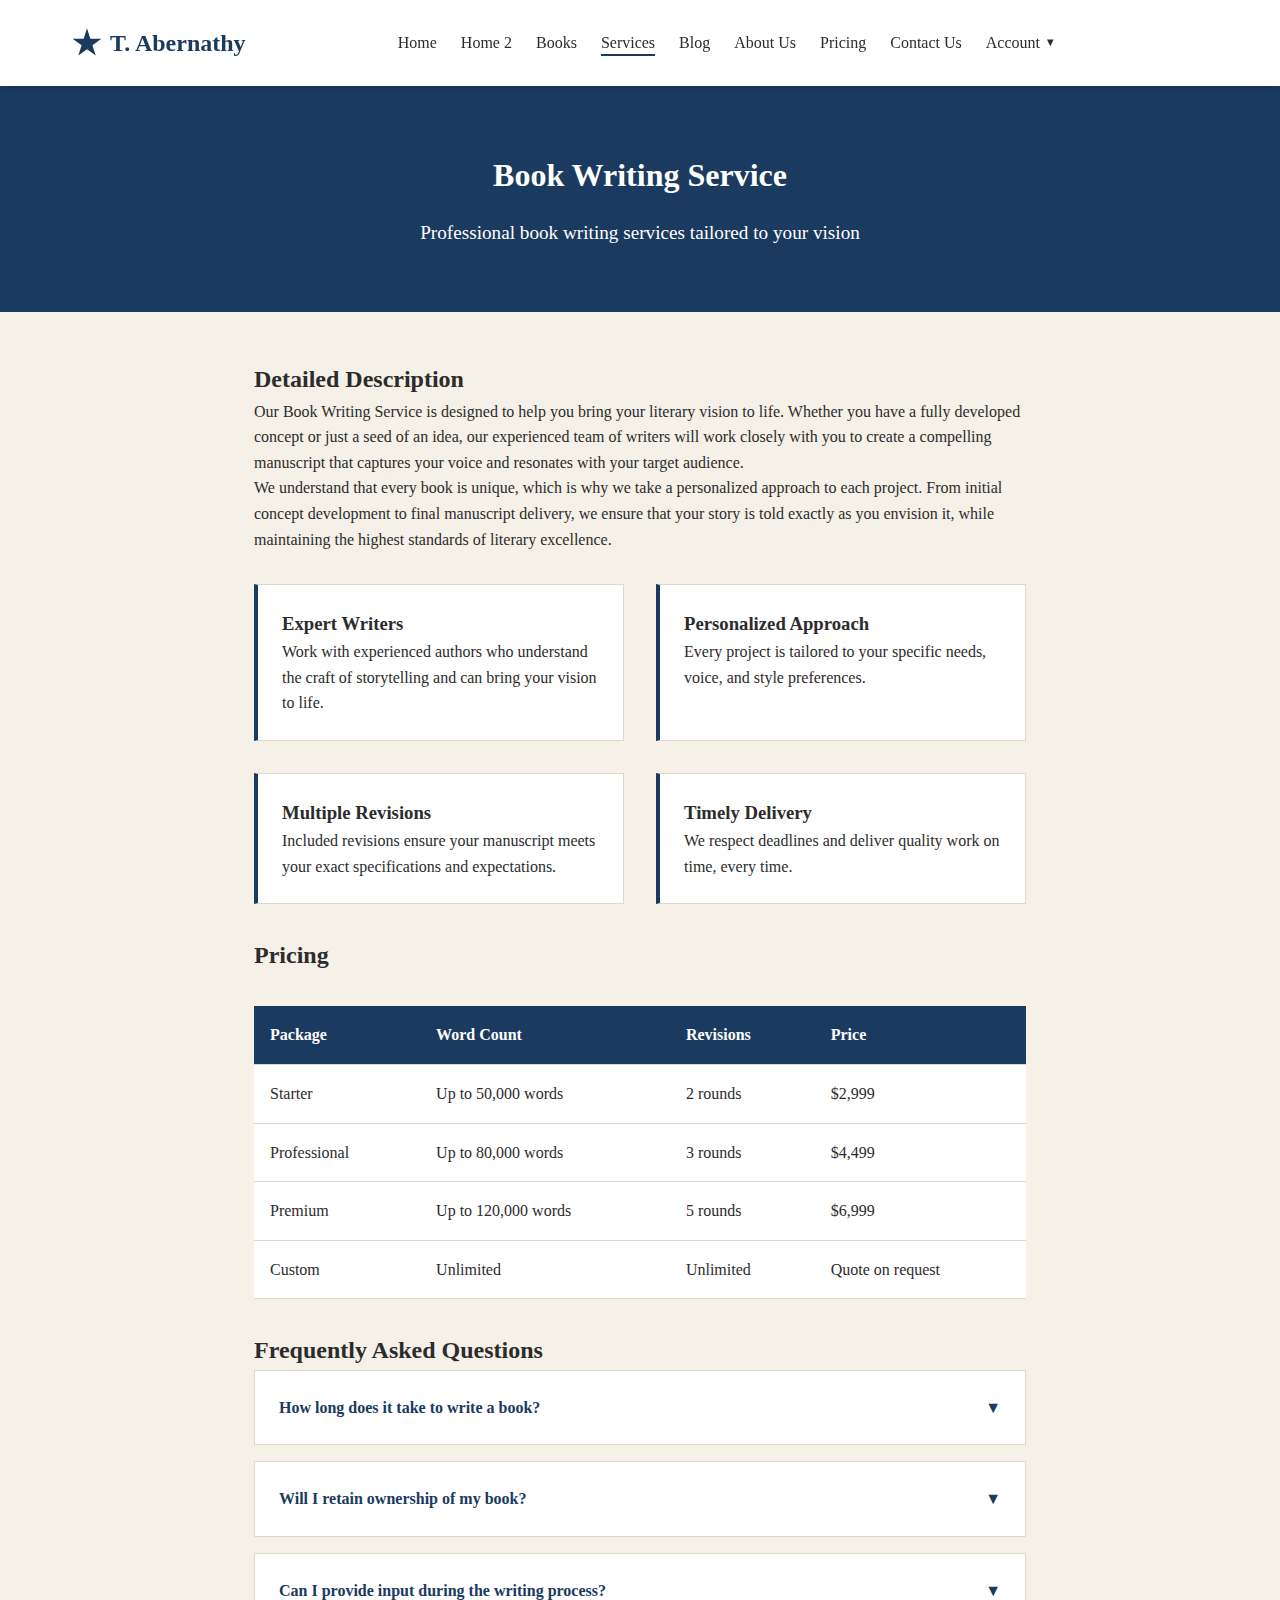
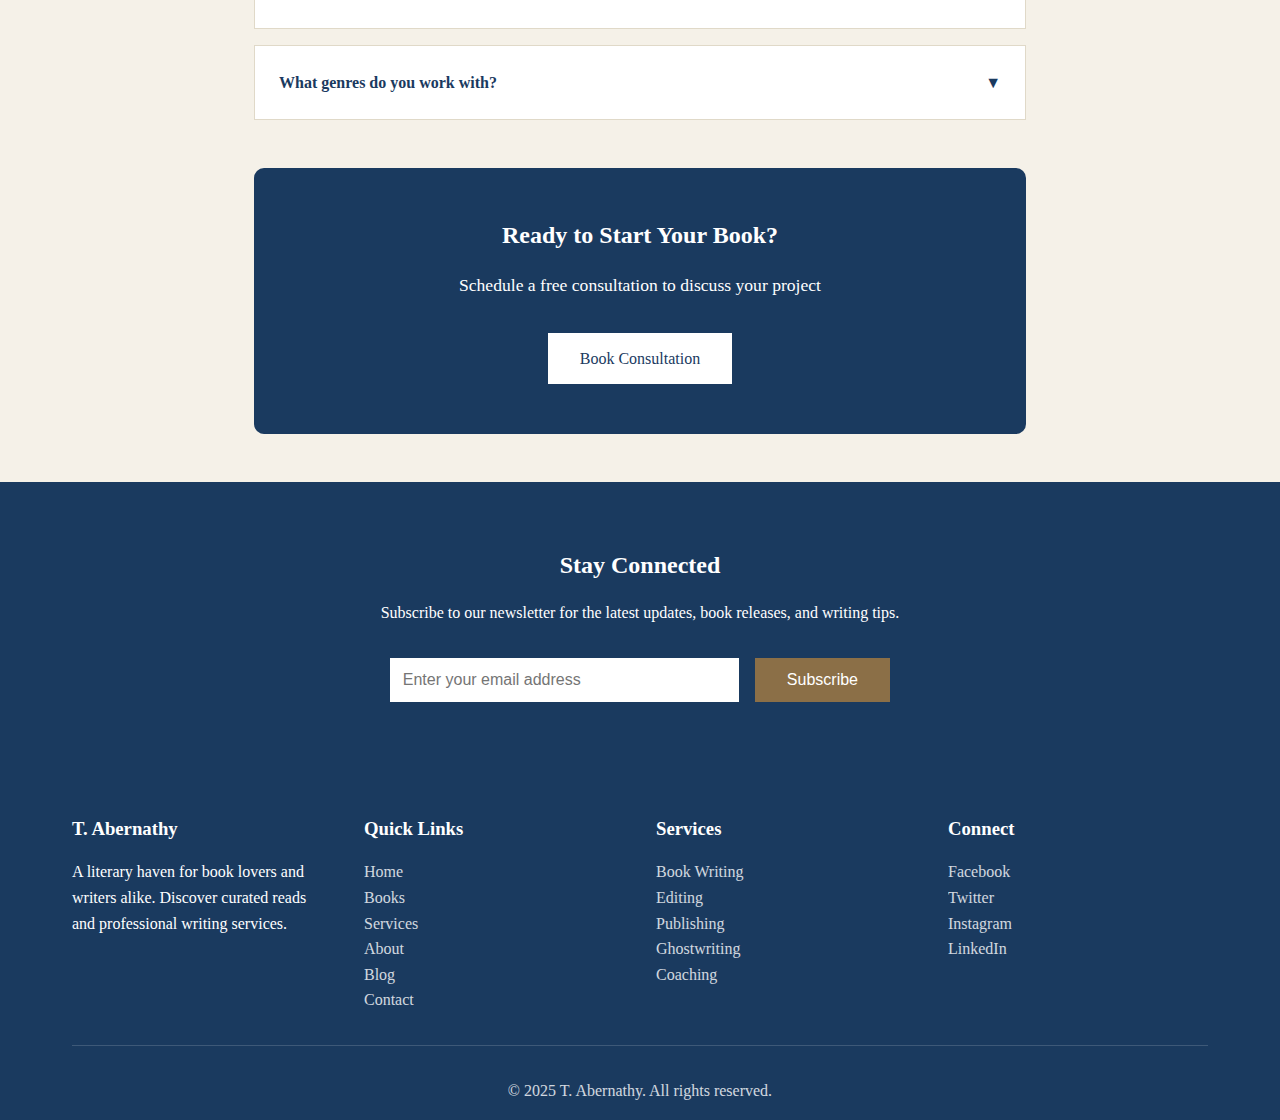
<file: service-details.html>
<!DOCTYPE html>
<html lang="en">
<head>
    <meta charset="UTF-8">
    <meta name="viewport" content="width=device-width, initial-scale=1.0">
    <title>Service Details - T. Abernathy</title>
    <link rel="icon" type="image/svg+xml" href="data:image/svg+xml,%3Csvg xmlns='http://www.w3.org/2000/svg' viewBox='0 0 100 100'%3E%3Crect width='100' height='100' fill='%231a3a5f'/%3E%3Cpath d='M30 20 L70 20 L70 80 L30 80 Z' fill='%23f5f1e8'/%3E%3Cpath d='M35 25 L65 25 L65 75 L35 75 Z' fill='none' stroke='%231a3a5f' stroke-width='2'/%3E%3Cline x1='40' y1='35' x2='60' y2='35' stroke='%231a3a5f' stroke-width='1.5'/%3E%3Cline x1='40' y1='45' x2='60' y2='45' stroke='%231a3a5f' stroke-width='1.5'/%3E%3Cline x1='40' y1='55' x2='60' y2='55' stroke='%231a3a5f' stroke-width='1.5'/%3E%3C/svg%3E">
    <link rel="apple-touch-icon" href="data:image/svg+xml,%3Csvg xmlns='http://www.w3.org/2000/svg' viewBox='0 0 100 100'%3E%3Crect width='100' height='100' fill='%231a3a5f'/%3E%3Cpath d='M30 20 L70 20 L70 80 L30 80 Z' fill='%23f5f1e8'/%3E%3Cpath d='M35 25 L65 25 L65 75 L35 75 Z' fill='none' stroke='%231a3a5f' stroke-width='2'/%3E%3Cline x1='40' y1='35' x2='60' y2='35' stroke='%231a3a5f' stroke-width='1.5'/%3E%3Cline x1='40' y1='45' x2='60' y2='45' stroke='%231a3a5f' stroke-width='1.5'/%3E%3Cline x1='40' y1='55' x2='60' y2='55' stroke='%231a3a5f' stroke-width='1.5'/%3E%3C/svg%3E">
    <link rel="stylesheet" href="css/style.css">
</head>
<body>
    <!-- Header -->
    <header>
        <div class="header-container">
            <a href="index.html" class="logo">
                <div class="logo-icon"></div>
                <span>T. Abernathy</span>
            </a>
            <button class="mobile-menu-toggle" aria-label="Toggle menu">
                <span></span>
                <span></span>
                <span></span>
            </button>
            <nav class="main-nav">
                <ul>
                    <li><a href="index.html">Home</a></li>
                    <li><a href="index2.html">Home 2</a></li>
                    <li><a href="books.html">Books</a></li>
                    <li><a href="services.html" class="active">Services</a></li>
                    <li><a href="blog.html">Blog</a></li>
                    <li><a href="about.html">About Us</a></li>
                    <li><a href="pricing.html">Pricing</a></li>
                    <li><a href="contact.html">Contact Us</a></li>
                    <li class="dropdown">
                        <a href="#" class="dropdown-toggle">Account <span class="dropdown-arrow">▼</span></a>
                        <ul class="dropdown-menu">
                            <li><a href="login.html">Login</a></li>
                            <li><a href="register.html">Register</a></li>
                            <li><a href="admin-dashboard.html">Admin</a></li>
                        </ul>
                    </li>
                </ul>
            </nav>
            <div class="header-actions">
            </div>
        </div>
    </header>

    <!-- Service Hero -->
    <section class="service-details-hero">
        <div class="container">
            <h1 id="serviceTitle">Book Writing Service</h1>
            <p style="font-size: 1.2rem; margin-top: 1rem;">Professional book writing services tailored to your vision</p>
        </div>
    </section>

    <!-- Service Details Content -->
    <section class="service-details-content">
        <div class="container">
            <div class="service-description">
                <h2>Detailed Description</h2>
                <p>Our Book Writing Service is designed to help you bring your literary vision to life. Whether you have a fully developed concept or just a seed of an idea, our experienced team of writers will work closely with you to create a compelling manuscript that captures your voice and resonates with your target audience.</p>
                <p>We understand that every book is unique, which is why we take a personalized approach to each project. From initial concept development to final manuscript delivery, we ensure that your story is told exactly as you envision it, while maintaining the highest standards of literary excellence.</p>
            </div>

            <!-- Service Benefits -->
            <div class="service-benefits">
                <div class="benefit-card">
                    <h3>Expert Writers</h3>
                    <p>Work with experienced authors who understand the craft of storytelling and can bring your vision to life.</p>
                </div>
                <div class="benefit-card">
                    <h3>Personalized Approach</h3>
                    <p>Every project is tailored to your specific needs, voice, and style preferences.</p>
                </div>
                <div class="benefit-card">
                    <h3>Multiple Revisions</h3>
                    <p>Included revisions ensure your manuscript meets your exact specifications and expectations.</p>
                </div>
                <div class="benefit-card">
                    <h3>Timely Delivery</h3>
                    <p>We respect deadlines and deliver quality work on time, every time.</p>
                </div>
            </div>

            <!-- Pricing Table -->
            <div class="pricing-section">
                <h2>Pricing</h2>
                <table class="pricing-table">
                    <thead>
                        <tr>
                            <th>Package</th>
                            <th>Word Count</th>
                            <th>Revisions</th>
                            <th>Price</th>
                        </tr>
                    </thead>
                    <tbody>
                        <tr>
                            <td>Starter</td>
                            <td>Up to 50,000 words</td>
                            <td>2 rounds</td>
                            <td>$2,999</td>
                        </tr>
                        <tr>
                            <td>Professional</td>
                            <td>Up to 80,000 words</td>
                            <td>3 rounds</td>
                            <td>$4,499</td>
                        </tr>
                        <tr>
                            <td>Premium</td>
                            <td>Up to 120,000 words</td>
                            <td>5 rounds</td>
                            <td>$6,999</td>
                        </tr>
                        <tr>
                            <td>Custom</td>
                            <td>Unlimited</td>
                            <td>Unlimited</td>
                            <td>Quote on request</td>
                        </tr>
                    </tbody>
                </table>
            </div>

            <!-- FAQs -->
            <div class="faq-section">
                <h2>Frequently Asked Questions</h2>
                <div class="accordion-item">
                    <div class="accordion-header">
                        <span>How long does it take to write a book?</span>
                        <span class="accordion-icon">▼</span>
                    </div>
                    <div class="accordion-content">
                        <p>The timeline depends on the length and complexity of your project. Typically, a 50,000-word book takes 8-12 weeks, while longer works may take 16-24 weeks. We'll provide a detailed timeline during our initial consultation.</p>
                    </div>
                </div>
                <div class="accordion-item">
                    <div class="accordion-header">
                        <span>Will I retain ownership of my book?</span>
                        <span class="accordion-icon">▼</span>
                    </div>
                    <div class="accordion-content">
                        <p>Yes, absolutely. You retain full ownership and rights to your book. We work as your writing partner, and all intellectual property rights remain with you.</p>
                    </div>
                </div>
                <div class="accordion-item">
                    <div class="accordion-header">
                        <span>Can I provide input during the writing process?</span>
                        <span class="accordion-icon">▼</span>
                    </div>
                    <div class="accordion-content">
                        <p>Yes! We encourage collaboration throughout the process. Regular check-ins and feedback sessions ensure the book develops according to your vision.</p>
                    </div>
                </div>
                <div class="accordion-item">
                    <div class="accordion-header">
                        <span>What genres do you work with?</span>
                        <span class="accordion-icon">▼</span>
                    </div>
                    <div class="accordion-content">
                        <p>We work with a wide range of genres including fiction, non-fiction, memoirs, business books, self-help, and more. If you have a specific genre in mind, let's discuss it during your consultation.</p>
                    </div>
                </div>
            </div>

            <!-- CTA -->
            <div class="cta-box" style="background: var(--primary-color); color: var(--white); padding: 3rem; text-align: center; margin-top: 3rem; border-radius: 10px;">
                <h2 style="margin-bottom: 1rem;">Ready to Start Your Book?</h2>
                <p style="margin-bottom: 2rem; font-size: 1.1rem;">Schedule a free consultation to discuss your project</p>
                <a href="contact.html" class="btn" style="background-color: var(--white); color: var(--primary-color);">Book Consultation</a>
            </div>
        </div>
    </section>

 <!-- Newsletter Signup -->
 <section class="newsletter-section">
    <div class="container">
        <h2>Stay Connected</h2>
        <p>Subscribe to our newsletter for the latest updates, book releases, and writing tips.</p>
        <form class="newsletter-form">
            <input type="email" placeholder="Enter your email address" required>
            <button type="submit">Subscribe</button>
        </form>
    </div>
</section>

<!-- Footer -->
<footer>
    <div class="container">
        <div class="footer-content">
            <div class="footer-section">
                <h3>T. Abernathy</h3>
                <p>A literary haven for book lovers and writers alike. Discover curated reads and professional writing services.</p>
            </div>
            <div class="footer-section">
                <h3>Quick Links</h3>
                <ul>
                    <li><a href="index.html">Home</a></li>
                    <li><a href="books.html">Books</a></li>
                    <li><a href="services.html">Services</a></li>
                    <li><a href="about.html">About</a></li>
                    <li><a href="blog.html">Blog</a></li>
                    <li><a href="contact.html">Contact</a></li>
                </ul>
            </div>
            <div class="footer-section">
                <h3>Services</h3>
                <ul>
                    <li><a href="services.html#writing">Book Writing</a></li>
                    <li><a href="services.html#editing">Editing</a></li>
                    <li><a href="services.html#publishing">Publishing</a></li>
                    <li><a href="services.html#ghostwriting">Ghostwriting</a></li>
                    <li><a href="services.html#coaching">Coaching</a></li>
                </ul>
            </div>
            <div class="footer-section">
                <h3>Connect</h3>
                <ul>
                    <li><a href="#">Facebook</a></li>
                    <li><a href="#">Twitter</a></li>
                    <li><a href="#">Instagram</a></li>
                    <li><a href="#">LinkedIn</a></li>
                </ul>
            </div>
        </div>
        <div class="footer-bottom">
            <p>&copy; 2025 T. Abernathy. All rights reserved.</p>
        </div>
    </div>
</footer>    <script src="js/main.js"></script>
    <script>
        // Update service details based on URL parameter
        const urlParams = new URLSearchParams(window.location.search);
        const service = urlParams.get('service');
        
        if (service) {
            const serviceData = {
                writing: { title: 'Book Writing Service', desc: 'Professional book writing services...' },
                editing: { title: 'Editing & Proofreading Service', desc: 'Comprehensive editing services...' },
                publishing: { title: 'Publishing Consultation', desc: 'Expert guidance through publishing...' },
                ghostwriting: { title: 'Ghostwriting Service', desc: 'Professional ghostwriting services...' },
                training: { title: 'Workshops & Training', desc: 'Educational workshops and training...' },
                coaching: { title: 'Writing Coaching', desc: 'One-on-one coaching sessions...' }
            };
            
            if (serviceData[service]) {
                document.getElementById('serviceTitle').textContent = serviceData[service].title;
            }
        }
    </script>
</body>
</html>
</file>
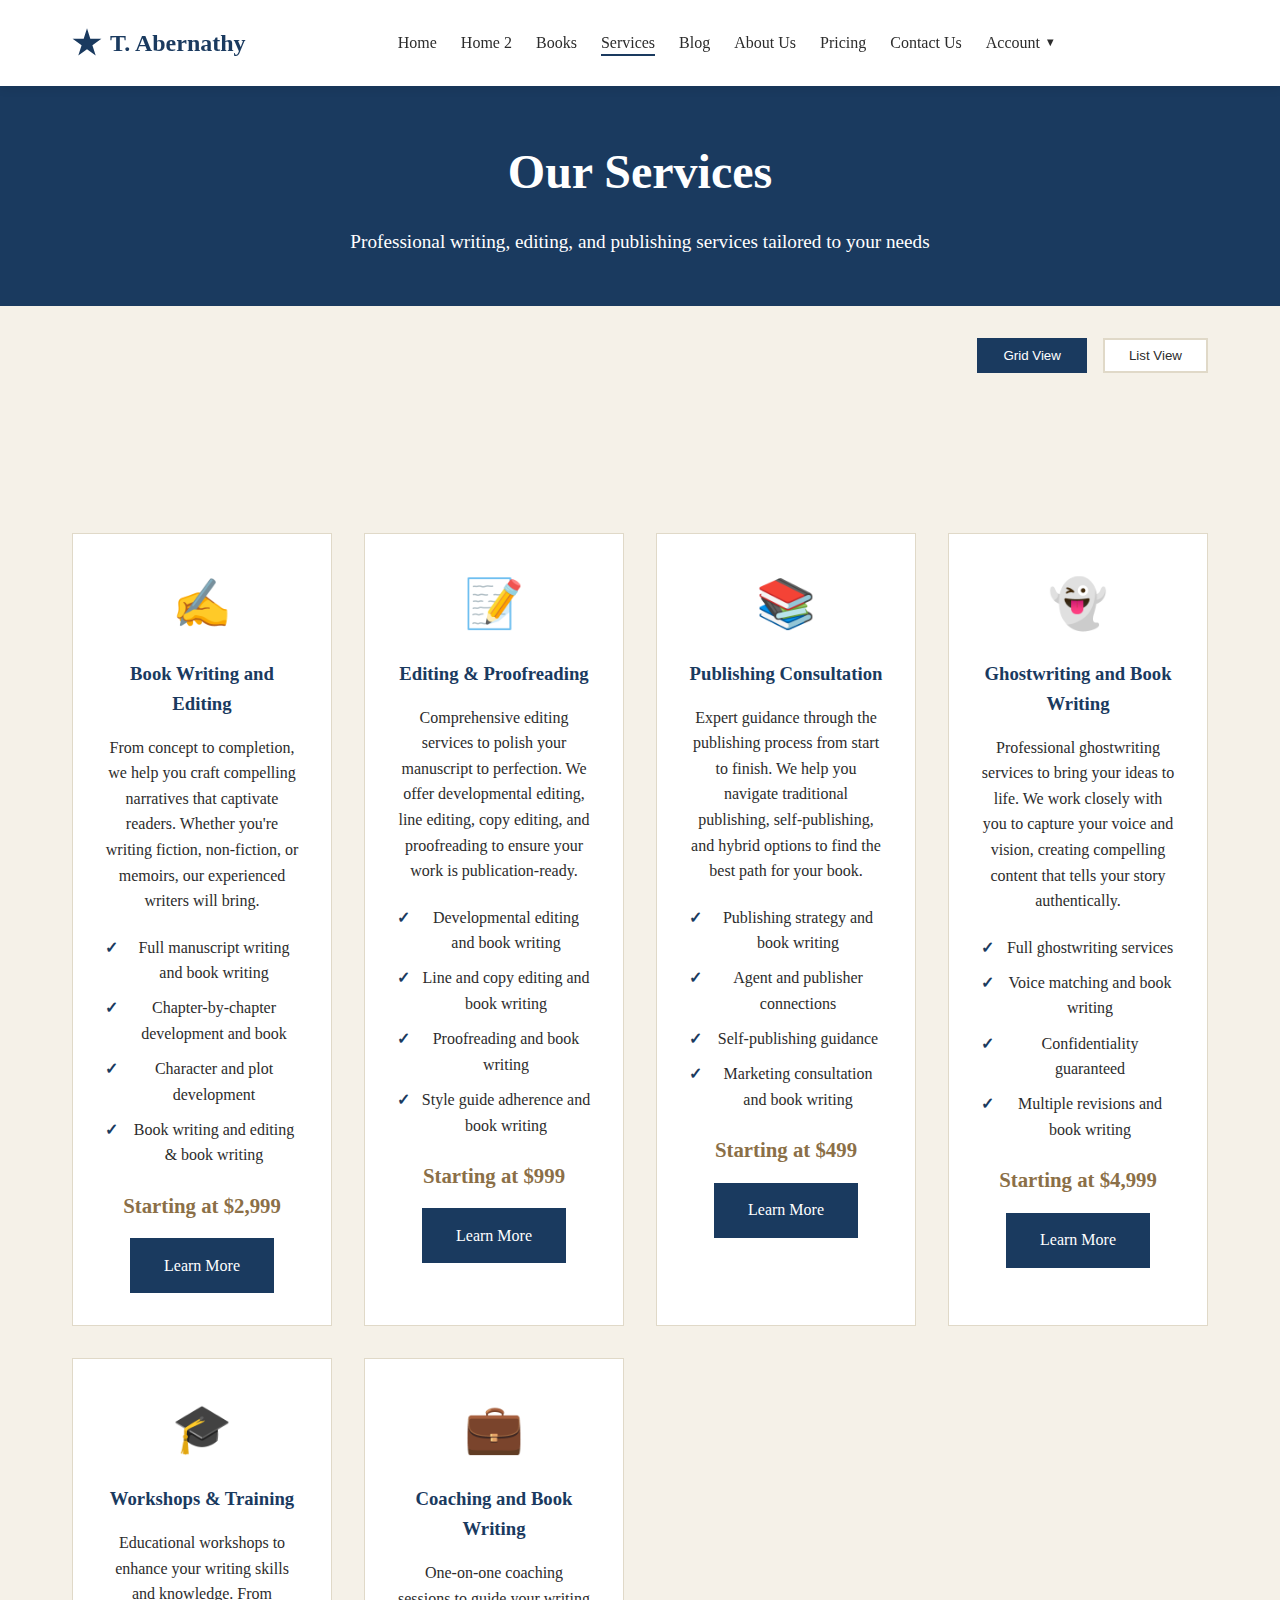
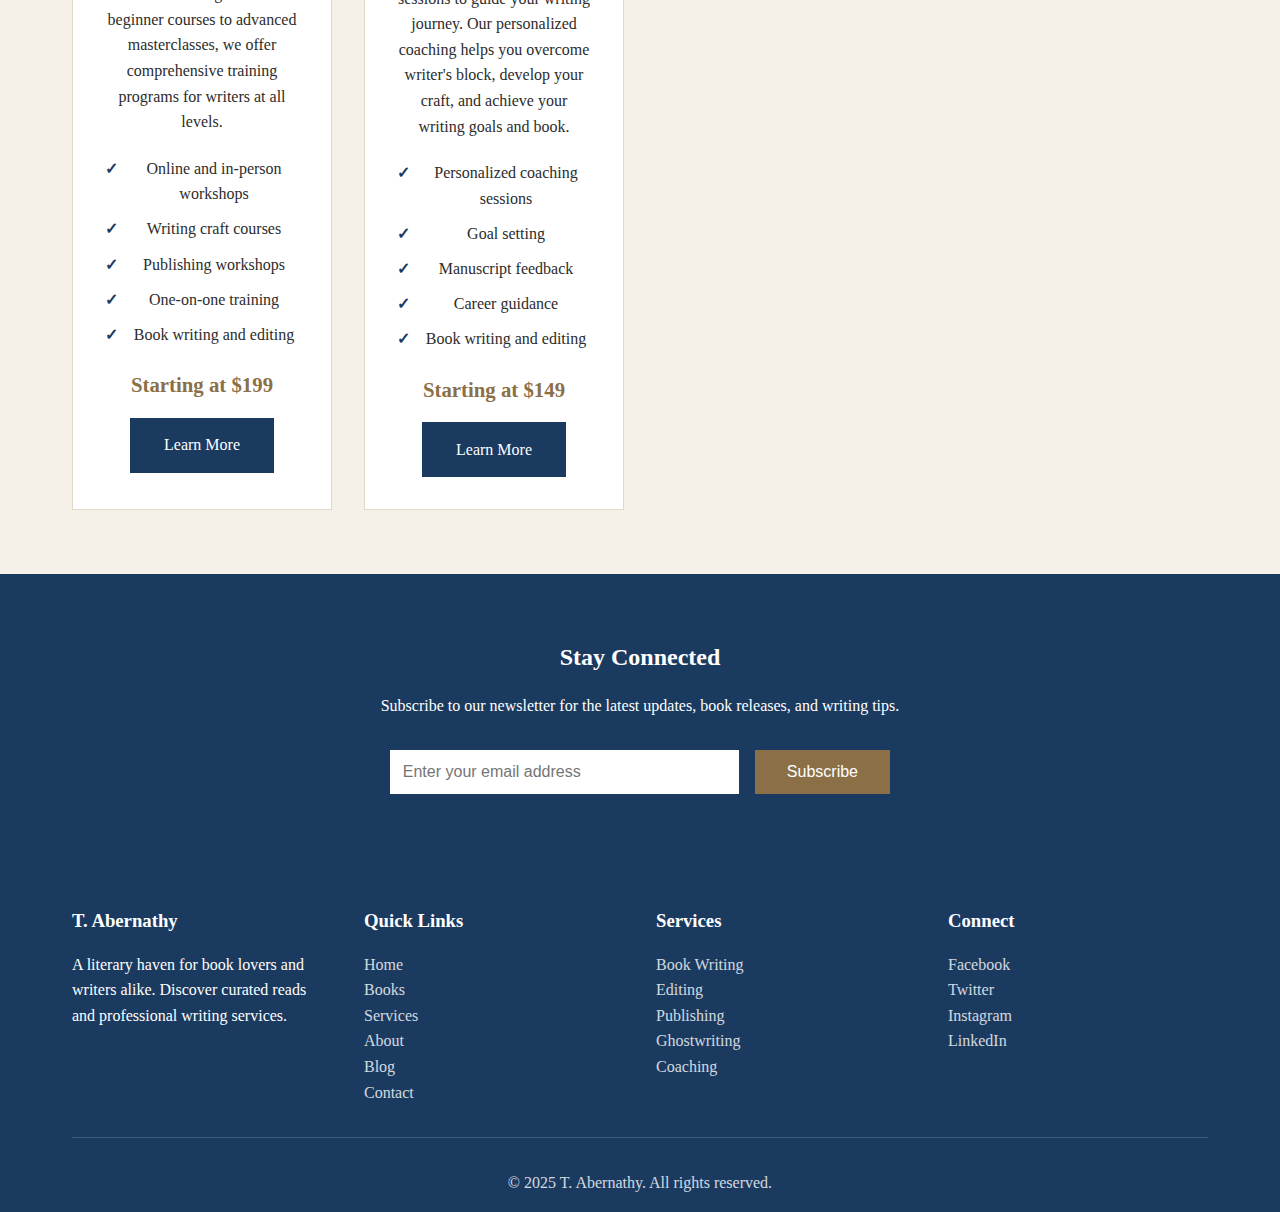
<file: services.html>
<!DOCTYPE html>
<html lang="en">
<head>
    <meta charset="UTF-8">
    <meta name="viewport" content="width=device-width, initial-scale=1.0">
    <title>Services - T. Abernathy</title>
    <link rel="icon" type="image/svg+xml" href="data:image/svg+xml,%3Csvg xmlns='http://www.w3.org/2000/svg' viewBox='0 0 100 100'%3E%3Crect width='100' height='100' fill='%231a3a5f'/%3E%3Cpath d='M30 20 L70 20 L70 80 L30 80 Z' fill='%23f5f1e8'/%3E%3Cpath d='M35 25 L65 25 L65 75 L35 75 Z' fill='none' stroke='%231a3a5f' stroke-width='2'/%3E%3Cline x1='40' y1='35' x2='60' y2='35' stroke='%231a3a5f' stroke-width='1.5'/%3E%3Cline x1='40' y1='45' x2='60' y2='45' stroke='%231a3a5f' stroke-width='1.5'/%3E%3Cline x1='40' y1='55' x2='60' y2='55' stroke='%231a3a5f' stroke-width='1.5'/%3E%3C/svg%3E">
    <link rel="apple-touch-icon" href="data:image/svg+xml,%3Csvg xmlns='http://www.w3.org/2000/svg' viewBox='0 0 100 100'%3E%3Crect width='100' height='100' fill='%231a3a5f'/%3E%3Cpath d='M30 20 L70 20 L70 80 L30 80 Z' fill='%23f5f1e8'/%3E%3Cpath d='M35 25 L65 25 L65 75 L35 75 Z' fill='none' stroke='%231a3a5f' stroke-width='2'/%3E%3Cline x1='40' y1='35' x2='60' y2='35' stroke='%231a3a5f' stroke-width='1.5'/%3E%3Cline x1='40' y1='45' x2='60' y2='45' stroke='%231a3a5f' stroke-width='1.5'/%3E%3Cline x1='40' y1='55' x2='60' y2='55' stroke='%231a3a5f' stroke-width='1.5'/%3E%3C/svg%3E">
    <link rel="stylesheet" href="css/style.css">
</head>
<body>
    <!-- Header -->
    <header>
        <div class="header-container">
            <a href="index.html" class="logo">
                <div class="logo-icon"></div>
                <span>T. Abernathy</span>
            </a>
            <button class="mobile-menu-toggle" aria-label="Toggle menu">
                <span></span>
                <span></span>
                <span></span>
            </button>
            <nav class="main-nav">
                <ul>
                    <li><a href="index.html">Home</a></li>
                    <li><a href="index2.html">Home 2</a></li>
                    <li><a href="books.html">Books</a></li>
                    <li><a href="services.html" class="active">Services</a></li>
                    <li><a href="blog.html">Blog</a></li>
                    <li><a href="about.html">About Us</a></li>
                    <li><a href="pricing.html">Pricing</a></li>
                    <li><a href="contact.html">Contact Us</a></li>
                    <li class="dropdown">
                        <a href="#" class="dropdown-toggle">Account <span class="dropdown-arrow">▼</span></a>
                        <ul class="dropdown-menu">
                            <li><a href="login.html">Login</a></li>
                            <li><a href="register.html">Register</a></li>
                            <li><a href="admin-dashboard.html">Admin</a></li>
                        </ul>
                    </li>
                </ul>
            </nav>
            <div class="header-actions">
            </div>
        </div>
    </header>

    <!-- Page Header -->
    <section class="section" style="background-color: var(--primary-color); color: var(--white); padding: 3rem 0;">
        <div class="container">
            <h1 style="font-size: 3rem; text-align: center;">Our Services</h1>
            <p style="text-align: center; font-size: 1.2rem; margin-top: 1rem;">Professional writing, editing, and publishing services tailored to your needs</p>
        </div>
    </section>

    <!-- View Toggle -->
    <section class="section" style="padding: 2rem 0;">
        <div class="container">
            <div class="view-toggle">
                <button class="view-btn active" data-view="grid">Grid View</button>
                <button class="view-btn" data-view="list">List View</button>
            </div>
        </div>
    </section>

    <!-- Services Grid View -->
    <section class="section services-section">
        <div class="container">
            <div class="services-grid" id="servicesContainer">
                <!-- Book Writing -->
                <div class="service-card filterable-item" data-category="writing">
                    <div class="service-icon">✍️</div>
                    <h3>Book Writing and Editing</h3>
                    <p>From concept to completion, we help you craft compelling narratives that captivate readers. Whether you're writing fiction, non-fiction, or memoirs, our experienced writers will bring.</p>
                    <ul class="service-features">
                        <li>Full manuscript writing and book writing</li>
                        <li>Chapter-by-chapter development and book</li>
                        <li>Character and plot development</li>
                        <li>Book writing and editing & book writing </li>
                        
                    </ul>
                    <div class="service-price">Starting at $2,999</div>
                    <a href="service-details.html?service=writing" class="btn btn-primary">Learn More</a>
                </div>

                <!-- Editing & Proofreading -->
                <div class="service-card filterable-item" data-category="editing">
                    <div class="service-icon">📝</div>
                    <h3>Editing & Proofreading</h3>
                    <p>Comprehensive editing services to polish your manuscript to perfection. We offer developmental editing, line editing, copy editing, and proofreading to ensure your work is publication-ready.</p>
                    <ul class="service-features">
                        <li>Developmental editing and book writing</li>
                        <li>Line and copy editing and book writing</li>
                        <li>Proofreading and book writing</li>
                        <li>Style guide adherence and book writing</li>
                    </ul>
                    <div class="service-price">Starting at $999</div>
                    <a href="service-details.html?service=editing" class="btn btn-primary">Learn More</a>
                </div>

                <!-- Publishing Consultation -->
                <div class="service-card filterable-item" data-category="publishing">
                    <div class="service-icon">📚</div>
                    <h3>Publishing Consultation</h3>
                    <p>Expert guidance through the publishing process from start to finish. We help you navigate traditional publishing, self-publishing, and hybrid options to find the best path for your book.</p>
                    <ul class="service-features">
                        <li>Publishing strategy and book writing</li>
                        <li>Agent and publisher connections</li>
                        <li>Self-publishing guidance</li>
                        <li>Marketing consultation and book writing</li>
                    </ul>
                    <div class="service-price">Starting at $499</div>
                    <a href="service-details.html?service=publishing" class="btn btn-primary">Learn More</a>
                </div>

                <!-- Ghostwriting -->
                <div class="service-card filterable-item" data-category="ghostwriting">
                    <div class="service-icon">👻</div>
                    <h3>Ghostwriting and Book Writing</h3>
                    <p>Professional ghostwriting services to bring your ideas to life. We work closely with you to capture your voice and vision, creating compelling content that tells your story authentically.</p>
                    <ul class="service-features">
                        <li>Full ghostwriting services</li>
                        <li>Voice matching and book writing</li>
                        <li>Confidentiality guaranteed</li>
                        <li>Multiple revisions and book writing</li>
                    </ul>
                    <div class="service-price">Starting at $4,999</div>
                    <a href="service-details.html?service=ghostwriting" class="btn btn-primary">Learn More</a>
                </div>

                <!-- Workshops & Training -->
                <div class="service-card filterable-item" data-category="training">
                    <div class="service-icon">🎓</div>
                    <h3>Workshops & Training</h3>
                    <p>Educational workshops to enhance your writing skills and knowledge. From beginner courses to advanced masterclasses, we offer comprehensive training programs for writers at all levels.</p>
                    <ul class="service-features">
                        <li>Online and in-person workshops</li>
                        <li>Writing craft courses</li>
                        <li>Publishing workshops</li>
                        <li>One-on-one training</li>
                        <li>Book writing and editing</li>
                    </ul>
                    <div class="service-price">Starting at $199</div>
                    <a href="service-details.html?service=training" class="btn btn-primary">Learn More</a>
                </div>

                <!-- Coaching -->
                <div class="service-card filterable-item" data-category="coaching">
                    <div class="service-icon">💼</div>
                    <h3>Coaching and Book Writing</h3>
                    <p>One-on-one coaching sessions to guide your writing journey. Our personalized coaching helps you overcome writer's block, develop your craft, and achieve your writing goals and book.</p>
                    <ul class="service-features">
                        <li>Personalized coaching sessions</li>
                        <li>Goal setting </li>
                        <li>Manuscript feedback</li>
                        <li>Career guidance</li>
                        <li>Book writing and editing</li>
                        
                    </ul>
                    <div class="service-price">Starting at $149</div>
                    <a href="service-details.html?service=coaching" class="btn btn-primary">Learn More</a>
                </div>
            </div>
        </div>
    </section>

   

 <!-- Newsletter Signup -->
 <section class="newsletter-section">
    <div class="container">
        <h2>Stay Connected</h2>
        <p>Subscribe to our newsletter for the latest updates, book releases, and writing tips.</p>
        <form class="newsletter-form">
            <input type="email" placeholder="Enter your email address" required>
            <button type="submit">Subscribe</button>
        </form>
    </div>
</section>

<!-- Footer -->
<footer>
    <div class="container">
        <div class="footer-content">
            <div class="footer-section">
                <h3>T. Abernathy</h3>
                <p>A literary haven for book lovers and writers alike. Discover curated reads and professional writing services.</p>
            </div>
            <div class="footer-section">
                <h3>Quick Links</h3>
                <ul>
                    <li><a href="index.html">Home</a></li>
                    <li><a href="books.html">Books</a></li>
                    <li><a href="services.html">Services</a></li>
                    <li><a href="about.html">About</a></li>
                    <li><a href="blog.html">Blog</a></li>
                    <li><a href="contact.html">Contact</a></li>
                </ul>
            </div>
            <div class="footer-section">
                <h3>Services</h3>
                <ul>
                    <li><a href="services.html#writing">Book Writing</a></li>
                    <li><a href="services.html#editing">Editing</a></li>
                    <li><a href="services.html#publishing">Publishing</a></li>
                    <li><a href="services.html#ghostwriting">Ghostwriting</a></li>
                    <li><a href="services.html#coaching">Coaching</a></li>
                </ul>
            </div>
            <div class="footer-section">
                <h3>Connect</h3>
                <ul>
                    <li><a href="#">Facebook</a></li>
                    <li><a href="#">Twitter</a></li>
                    <li><a href="#">Instagram</a></li>
                    <li><a href="#">LinkedIn</a></li>
                </ul>
            </div>
        </div>
        <div class="footer-bottom">
            <p>&copy; 2025 T. Abernathy. All rights reserved.</p>
        </div>
    </div>
</footer>

    <script src="js/main.js"></script>
    <script src="js/services.js"></script>
</body>
</html>
</file>
<file: css/style.css>
/* ============================================
   T. Abernathy - Author Website Styles
   Modern, Elegant Design with Library Theme
   ============================================ */

:root {
    --primary-color: #1a3a5f;
    --secondary-color: #f5f1e8;
    --accent-color: #8b6f47;
    --text-dark: #2c2c2c;
    --text-light: #666;
    --white: #ffffff;
    --border-color: #e0d9c8;
    --hover-color: #2a5a8f;
    --shadow: rgba(0, 0, 0, 0.1);
}

* {
    margin: 0;
    padding: 0;
    box-sizing: border-box;
}

body {
    font-family: 'Georgia', 'Times New Roman', serif;
    background-color: var(--secondary-color);
    color: var(--text-dark);
    line-height: 1.6;
}

/* ============================================
   Header & Navigation
   ============================================ */

header {
    background-color: var(--white);
    padding: 1.5rem 0;
    box-shadow: 0 2px 10px var(--shadow);
    position: sticky;
    top: 0;
    z-index: 1000;
}

.header-container {
    max-width: 1200px;
    margin: 0 auto;
    padding: 0 2rem;
    display: flex;
    justify-content: space-between;
    align-items: center;
    position: relative;
}

@media (max-width: 1024px) {
    .header-container {
        flex-wrap: nowrap;
    }
    
    .logo {
        order: 1;
    }
    
    .mobile-menu-toggle {
        order: 3;
        margin-left: auto;
    }
    
    .header-actions {
        order: 2;
        margin-left: auto;
        margin-right: 1rem;
    }
}

.logo {
    display: flex;
    align-items: center;
    gap: 0.5rem;
    text-decoration: none;
    color: var(--primary-color);
    font-size: 1.5rem;
    font-weight: bold;
}

.logo-icon {
    width: 30px;
    height: 30px;
    background-color: var(--primary-color);
    clip-path: polygon(50% 0%, 61% 35%, 98% 35%, 68% 57%, 79% 91%, 50% 70%, 21% 91%, 32% 57%, 2% 35%, 39% 35%);
}

/* Mobile Menu Toggle Button */
.mobile-menu-toggle {
    display: none;
    flex-direction: column;
    background: transparent;
    border: none;
    cursor: pointer;
    padding: 0.5rem;
    gap: 0.3rem;
    z-index: 1003;
    position: relative;
    min-width: 44px;
    min-height: 44px;
    justify-content: center;
    align-items: center;
    -webkit-tap-highlight-color: transparent;
    touch-action: manipulation;
    pointer-events: auto;
}

.mobile-menu-toggle span {
    width: 25px;
    height: 3px;
    background-color: var(--primary-color);
    transition: all 0.3s;
    border-radius: 2px;
}

.mobile-menu-toggle.active span:nth-child(1) {
    transform: rotate(45deg) translate(8px, 8px);
}

.mobile-menu-toggle.active span:nth-child(2) {
    opacity: 0;
}

.mobile-menu-toggle.active span:nth-child(3) {
    transform: rotate(-45deg) translate(7px, -7px);
}

/* Base navigation styles - visible on desktop */
.main-nav {
    display: block;
    position: relative;
}

nav ul {
    display: flex;
    list-style: none;
    gap: 1.5rem;
    align-items: center;
    flex-wrap: wrap;
}

nav a {
    text-decoration: none;
    color: var(--text-dark);
    font-size: 1rem;
    transition: color 0.3s;
    position: relative;
}

nav > ul > li > a::after {
    content: '';
    position: absolute;
    bottom: -5px;
    left: 0;
    width: 0;
    height: 2px;
    background-color: var(--primary-color);
    transition: width 0.3s;
}

nav > ul > li > a:hover::after,
nav > ul > li > a.active::after {
    width: 100%;
}

/* Dropdown Menu Styles */
.dropdown {
    position: relative;
}

.dropdown-toggle {
    display: flex;
    align-items: center;
    gap: 0.3rem;
}

.dropdown-arrow {
    font-size: 0.7rem;
    transition: transform 0.3s;
}

.dropdown:hover .dropdown-arrow {
    transform: rotate(180deg);
}

.dropdown-menu {
    position: absolute;
    top: 100%;
    right: 0;
    background: var(--white);
    min-width: 180px;
    box-shadow: 0 5px 15px var(--shadow);
    border: 1px solid var(--border-color);
    list-style: none;
    padding: 0.5rem 0;
    margin: 0.5rem 0 0 0;
    opacity: 0;
    visibility: hidden;
    transform: translateY(-10px);
    transition: all 0.3s;
    z-index: 1000;
}

.dropdown:hover .dropdown-menu,
.dropdown.active .dropdown-menu {
    opacity: 1;
    visibility: visible;
    transform: translateY(0);
}

/* Ensure dropdown works on all touch devices */
@media (max-width: 1024px) {
    .dropdown-toggle {
        cursor: pointer;
        -webkit-tap-highlight-color: transparent;
        user-select: none;
    }
    
    .dropdown.active .dropdown-arrow {
        transform: rotate(180deg);
    }
    
    /* Prevent hover effects on touch devices */
    .dropdown:hover .dropdown-menu {
        opacity: 0;
        visibility: hidden;
    }
}

.dropdown-menu li {
    margin: 0;
}

.dropdown-menu a {
    display: block;
    padding: 0.8rem 1.5rem;
    color: var(--text-dark);
    text-decoration: none;
    transition: background-color 0.3s;
}

.dropdown-menu a:hover {
    background-color: var(--secondary-color);
    color: var(--primary-color);
}

.header-actions {
    display: flex;
    align-items: center;
    gap: 1.5rem;
}

.login-link {
    text-decoration: none;
    color: var(--text-dark);
    font-size: 0.95rem;
}

.cart-icon {
    position: relative;
    cursor: pointer;
    font-size: 1.2rem;
}

.cart-count {
    position: absolute;
    top: -8px;
    right: -8px;
    background-color: var(--primary-color);
    color: var(--white);
    border-radius: 50%;
    width: 20px;
    height: 20px;
    display: flex;
    align-items: center;
    justify-content: center;
    font-size: 0.7rem;
}

/* ============================================
   Hero Section
   ============================================ */

.hero-section {
    position: relative;
    width: 100%;
    height: 600px;
    overflow: hidden;
    margin-bottom: 4rem;
}

.hero-image {
    width: 100%;
    height: 100%;
    object-fit: cover;
    background: linear-gradient(135deg, rgba(139, 111, 71, 0.8) 0%, rgba(26, 58, 95, 0.8) 100%),
                url('https://images.unsplash.com/photo-1481627834876-b7833e8f5570?w=1920&h=600&fit=crop') center/cover;
}

.hero-overlay {
    position: absolute;
    top: 0;
    left: 0;
    width: 100%;
    height: 100%;
    background: rgba(26, 58, 95, 0.3);
}

.hero-content {
    position: absolute;
    top: 50%;
    left: 5%;
    transform: translateY(-50%);
    color: var(--white);
    z-index: 2;
}

.hero-title {
    font-size: 4rem;
    font-weight: bold;
    margin-bottom: 1rem;
    text-shadow: 2px 2px 4px rgba(0, 0, 0, 0.3);
}

.hero-overlay-box {
    position: absolute;
    right: 5%;
    top: 50%;
    transform: translateY(-50%);
    background-color: var(--secondary-color);
    padding: 3rem;
    max-width: 450px;
    box-shadow: 0 10px 30px rgba(0, 0, 0, 0.2);
    z-index: 3;
}

.hero-overlay-box p {
    margin-bottom: 1.5rem;
    color: var(--text-dark);
    font-size: 1.1rem;
    line-height: 1.8;
}

.hero-overlay-box .btn {
    display: block;
    margin: 0 auto;
    width: fit-content;
}

.btn {
    display: inline-block;
    padding: 0.8rem 2rem;
    background-color: transparent;
    border: 2px solid var(--primary-color);
    color: var(--primary-color);
    text-decoration: none;
    font-size: 1rem;
    cursor: pointer;
    transition: all 0.3s;
    text-align: center;
}

.btn:hover {
    background-color: var(--primary-color);
    color: var(--white);
}

.btn-primary {
    background-color: var(--primary-color);
    color: var(--white);
    border-color: var(--primary-color);
}

.btn-primary:hover {
    background-color: var(--hover-color);
}

.featured-book {
    margin-top: 2rem;
    display: flex;
    gap: 1rem;
    align-items: center;
}

.featured-book img {
    width: 120px;
    height: 160px;
    object-fit: cover;
    border: 2px solid var(--border-color);
}

.book-info h3 {
    color: var(--primary-color);
    margin-bottom: 0.5rem;
    font-size: 1.2rem;
}

.book-price {
    color: var(--accent-color);
    font-size: 1.3rem;
    font-weight: bold;
}

/* ============================================
   Container & Layout
   ============================================ */

.container {
    max-width: 1200px;
    margin: 0 auto;
    padding: 0 2rem;
}

.section {
    padding: 4rem 0;
}

.section-title {
    font-size: 2.5rem;
    color: var(--primary-color);
    margin-bottom: 2rem;
    text-align: center;
}

/* ============================================
   Featured Books Slider
   ============================================ */

.books-slider {
    position: relative;
    overflow: hidden;
    padding: 2rem 0;
}

.books-grid {
    display: grid;
    grid-template-columns: repeat(auto-fit, minmax(200px, 1fr));
    gap: 2rem;
    margin-top: 2rem;
}

.book-card {
    background: var(--white);
    border: 1px solid var(--border-color);
    padding: 1.5rem;
    text-align: center;
    transition: transform 0.3s, box-shadow 0.3s;
    cursor: pointer;
}

.book-card:hover {
    transform: translateY(-5px);
    box-shadow: 0 10px 25px var(--shadow);
}

.book-card img {
    width: 100%;
    height: 280px;
    object-fit: cover;
    margin-bottom: 1rem;
    border: 1px solid var(--border-color);
}

.book-card h3 {
    color: var(--primary-color);
    margin-bottom: 0.5rem;
    font-size: 1.1rem;
}

.book-card .price {
    color: var(--accent-color);
    font-weight: bold;
    font-size: 1.2rem;
}

/* ============================================
   About Author Section
   ============================================ */

.about-section {
    display: grid;
    grid-template-columns: 1fr 1fr;
    gap: 3rem;
    align-items: center;
}

.author-image {
    width: 100%;
    border-radius: 10px;
    box-shadow: 0 10px 30px var(--shadow);
}

.about-content h1 {
    color: var(--primary-color);
    font-size: 2.5rem;
    margin-bottom: 1.5rem;
    text-align: center;
}

.about-content h2 {
    color: var(--primary-color);
    font-size: 2rem;
    margin-bottom: 1rem;
    text-align: center;
}

.about-content p {
    margin-bottom: 1rem;
    color: var(--text-light);
    line-height: 1.8;
}

/* ============================================
   Services Section
   ============================================ */

.services-grid {
    display: grid;
    grid-template-columns: repeat(auto-fit, minmax(250px, 1fr));
    gap: 2rem;
    margin-top: 2rem;
}

.service-card {
    background: var(--white);
    padding: 2rem;
    border: 1px solid var(--border-color);
    text-align: center;
    transition: all 0.3s;
}

.service-card:hover {
    border-color: var(--primary-color);
    box-shadow: 0 5px 15px var(--shadow);
}

.service-icon {
    font-size: 3rem;
    margin-bottom: 1rem;
}

.service-card h3 {
    color: var(--primary-color);
    margin-bottom: 1rem;
}

/* ============================================
   Testimonials Section
   ============================================ */

.testimonials-grid {
    display: grid;
    grid-template-columns: repeat(auto-fit, minmax(300px, 1fr));
    gap: 2rem;
    margin-top: 2rem;
}

.testimonial-card {
    background: var(--white);
    padding: 2rem;
    border-left: 4px solid var(--primary-color);
    box-shadow: 0 5px 15px var(--shadow);
}

.testimonial-text {
    font-style: italic;
    margin-bottom: 1rem;
    color: var(--text-light);
    line-height: 1.8;
}

.testimonial-author {
    font-weight: bold;
    color: var(--primary-color);
}

/* ============================================
   Blog Preview Section
   ============================================ */

.blog-preview {
    display: grid;
    grid-template-columns: repeat(auto-fit, minmax(300px, 1fr));
    gap: 2rem;
    margin-top: 2rem;
}

.blog-card {
    background: var(--white);
    border: 1px solid var(--border-color);
    overflow: hidden;
    transition: transform 0.3s;
}

.blog-card:hover {
    transform: translateY(-5px);
}

.blog-card img {
    width: 100%;
    height: 200px;
    object-fit: cover;
}

.blog-card-content {
    padding: 1.5rem;
}

.blog-card-content .btn {
    display: block;
    margin: 1rem auto 0;
    width: fit-content;
}

.blog-card h3 {
    color: var(--primary-color);
    margin-bottom: 0.5rem;
}

.blog-card .date {
    color: var(--text-light);
    font-size: 0.9rem;
    margin-bottom: 1rem;
}

/* ============================================
   Newsletter Section
   ============================================ */

.newsletter-section {
    background: var(--primary-color);
    color: var(--white);
    padding: 4rem 0;
    text-align: center;
}

.newsletter-section h2 {
    margin-bottom: 1rem;
}

.newsletter-form {
    max-width: 500px;
    margin: 2rem auto 0;
    display: flex;
    gap: 1rem;
}

.newsletter-form input {
    flex: 1;
    padding: 0.8rem;
    border: none;
    font-size: 1rem;
}

.newsletter-form button {
    padding: 0.8rem 2rem;
    background-color: var(--accent-color);
    color: var(--white);
    border: none;
    cursor: pointer;
    font-size: 1rem;
    transition: background-color 0.3s;
}

.newsletter-form button:hover {
    background-color: #7a5f3f;
}

/* ============================================
   Footer
   ============================================ */

footer {
    background-color: var(--primary-color);
    color: var(--white);
    padding: 3rem 0 1rem;
}

.footer-content {
    display: grid;
    grid-template-columns: repeat(auto-fit, minmax(200px, 1fr));
    gap: 2rem;
    margin-bottom: 2rem;
}

.footer-section h3 {
    margin-bottom: 1rem;
}

.footer-section ul {
    list-style: none;
}

.footer-section a {
    color: var(--white);
    text-decoration: none;
    opacity: 0.8;
    transition: opacity 0.3s;
}

.footer-section a:hover {
    opacity: 1;
}

.footer-bottom {
    text-align: center;
    padding-top: 2rem;
    border-top: 1px solid rgba(255, 255, 255, 0.2);
    opacity: 0.8;
}

/* ============================================
   Responsive Design
   ============================================ */

@media (max-width: 1024px) {
    .mobile-menu-toggle {
        display: flex !important;
        order: 3;
        margin-left: auto;
        position: relative;
        z-index: 1003;
        pointer-events: auto;
    }
    
    .header-actions {
        order: 2;
    }
    
    .main-nav {
        position: fixed;
        top: 0;
        right: -100%;
        width: 80%;
        max-width: 400px;
        height: 100vh;
        background: var(--white);
        box-shadow: -5px 0 15px var(--shadow);
        transition: right 0.3s ease;
        z-index: 1001;
        overflow-y: auto;
        padding-top: 4rem;
    }
    
    .main-nav.active {
        right: 0;
    }
    
    /* Overlay for mobile menu */
    .main-nav.active::after {
        content: '';
        position: fixed;
        top: 0;
        left: 0;
        width: 100%;
        height: 100%;
        background: rgba(0, 0, 0, 0.5);
        z-index: 1000;
        pointer-events: auto;
    }
    
    .main-nav ul {
        flex-direction: column;
        align-items: flex-start;
        gap: 0;
        padding: 2rem;
        width: 100%;
        position: relative;
        z-index: 1001;
    }
    
    .main-nav ul li {
        width: 100%;
        border-bottom: 1px solid var(--border-color);
    }
    
    .main-nav ul li a {
        display: block;
        padding: 1rem 0;
        width: 100%;
    }
    
    .main-nav ul li a::after {
        display: none;
    }
    
    .dropdown-menu {
        position: static;
        opacity: 1;
        visibility: visible;
        transform: none;
        box-shadow: none;
        border: none;
        padding: 0;
        margin: 0;
        background: var(--secondary-color);
        display: none;
        max-height: 0;
        overflow: hidden;
        transition: max-height 0.3s ease, padding 0.3s ease;
        pointer-events: auto !important;
        z-index: 1000;
    }
    
    .dropdown.active .dropdown-menu {
        display: block !important;
        max-height: 300px;
        padding: 0.5rem 0;
        pointer-events: auto !important;
    }
    
    .dropdown-toggle {
        width: 100%;
        justify-content: space-between;
        cursor: pointer;
        -webkit-tap-highlight-color: transparent;
        pointer-events: auto;
    }
    
    .dropdown.active .dropdown-arrow {
        transform: rotate(180deg);
    }
    
    .dropdown-menu a {
        pointer-events: auto !important;
        cursor: pointer !important;
        -webkit-tap-highlight-color: rgba(0, 0, 0, 0.1);
        display: block !important;
        position: relative;
        z-index: 1001;
        touch-action: manipulation;
        padding-left: 2rem !important;
        min-height: 44px;
        display: flex !important;
        align-items: center;
    }
    
    .dropdown.active {
        z-index: 1001;
    }
    
    /* Ensure links are always clickable on mobile */
    @media (max-width: 1024px) {
        .dropdown-menu li {
            pointer-events: auto !important;
            width: 100%;
        }
        
        .dropdown-menu a {
            -webkit-tap-highlight-color: rgba(26, 58, 95, 0.2);
            user-select: none;
            width: 100% !important;
            padding: 1rem 2rem !important;
            min-height: 48px;
        }
        
        .dropdown-menu {
            padding-left: 0 !important;
        }
    }
    
    .header-actions {
        margin-left: auto;
    }
    
    /* Prevent body scroll when menu is open */
    body.menu-open {
        overflow: hidden;
        position: fixed;
        width: 100%;
    }
}

@media (max-width: 768px) {
    .header-container {
        flex-wrap: wrap;
    }
    
    .main-nav {
        width: 100%;
        max-width: 100%;
    }
    
    nav ul {
        font-size: 0.9rem;
    }

    .hero-title {
        font-size: 2.5rem;
    }

    .hero-overlay-box {
        position: relative;
        right: auto;
        top: auto;
        transform: none;
        margin: 2rem auto;
        max-width: 90%;
    }

    .about-section {
        grid-template-columns: 1fr;
    }

    .newsletter-form {
        flex-direction: column;
    }
}

/* ============================================
   Timeline Styles
   ============================================ */

.timeline {
    position: relative;
    padding: 2rem 0;
}

.timeline::before {
    content: '';
    position: absolute;
    left: 50%;
    top: 0;
    bottom: 0;
    width: 2px;
    background: var(--border-color);
    transform: translateX(-50%);
}

.timeline-item {
    display: flex;
    margin-bottom: 3rem;
    position: relative;
}

.timeline-item:nth-child(odd) {
    flex-direction: row;
}

.timeline-item:nth-child(even) {
    flex-direction: row-reverse;
}

@media (max-width: 768px) {
    .timeline::before {
        left: 50px;
    }
    
    .timeline-item {
        flex-direction: row !important;
    }
    
    .timeline-year {
        margin-right: 1rem;
    }
    
    .timeline-content {
        margin-left: 0 !important;
        margin-right: 0 !important;
    }
}

.timeline-year {
    width: 100px;
    height: 100px;
    background: var(--primary-color);
    color: var(--white);
    border-radius: 50%;
    display: flex;
    align-items: center;
    justify-content: center;
    font-size: 1.2rem;
    font-weight: bold;
    flex-shrink: 0;
    position: relative;
    z-index: 2;
}

.timeline-content {
    flex: 1;
    padding: 1.5rem;
    background: var(--white);
    border: 1px solid var(--border-color);
    margin: 0 2rem;
    box-shadow: 0 5px 15px var(--shadow);
}

.timeline-content h3 {
    color: var(--primary-color);
    margin-bottom: 0.5rem;
}

/* ============================================
   Mission & Vision
   ============================================ */

.mission-vision-grid {
    display: grid;
    grid-template-columns: repeat(auto-fit, minmax(300px, 1fr));
    gap: 3rem;
}

.mission-card, .vision-card {
    padding: 2rem;
    background: var(--secondary-color);
    border-left: 4px solid var(--primary-color);
}

.mission-card h2, .vision-card h2 {
    color: var(--primary-color);
    margin-bottom: 1rem;
    text-align: center;
}

/* ============================================
   Awards Grid
   ============================================ */

.awards-grid {
    display: grid;
    grid-template-columns: repeat(auto-fit, minmax(250px, 1fr));
    gap: 2rem;
    margin-top: 2rem;
}

.award-card {
    background: var(--white);
    padding: 2rem;
    text-align: center;
    border: 1px solid var(--border-color);
    transition: transform 0.3s;
}

.award-card:hover {
    transform: translateY(-5px);
    box-shadow: 0 10px 25px var(--shadow);
}

.award-icon {
    font-size: 3rem;
    margin-bottom: 1rem;
}

.award-card h3 {
    color: var(--primary-color);
    margin-bottom: 0.5rem;
}

/* ============================================
   Team Grid
   ============================================ */

.team-grid {
    display: grid;
    grid-template-columns: repeat(auto-fit, minmax(200px, 1fr));
    gap: 2rem;
    margin-top: 2rem;
}

.team-member {
    text-align: center;
}

.team-member img {
    width: 200px;
    height: 200px;
    border-radius: 50%;
    object-fit: cover;
    margin-bottom: 1rem;
    border: 3px solid var(--primary-color);
}

.team-member h3 {
    color: var(--primary-color);
    margin-bottom: 0.5rem;
}

/* ============================================
   Services Page Styles
   ============================================ */

.view-toggle {
    display: flex;
    justify-content: flex-end;
    gap: 1rem;
    margin-bottom: 2rem;
}

.view-btn {
    padding: 0.5rem 1.5rem;
    background: var(--white);
    border: 2px solid var(--border-color);
    color: var(--text-dark);
    cursor: pointer;
    transition: all 0.3s;
}

.view-btn.active {
    background: var(--primary-color);
    color: var(--white);
    border-color: var(--primary-color);
}

.services-grid.list-view {
    display: flex;
    flex-direction: column;
    gap: 2rem;
}

.services-grid.list-view .service-card {
    display: grid;
    grid-template-columns: 100px 1fr auto;
    gap: 2rem;
    align-items: center;
    text-align: left;
}

.services-grid.list-view .service-icon {
    font-size: 4rem;
    margin: 0;
}

.service-features {
    list-style: none;
    margin: 1rem 0;
    padding-left: 0;
}

.service-features li {
    padding: 0.3rem 0;
    padding-left: 1.5rem;
    position: relative;
}

.service-features li:before {
    content: "✓";
    position: absolute;
    left: 0;
    color: var(--primary-color);
    font-weight: bold;
}

.service-price {
    font-size: 1.3rem;
    font-weight: bold;
    color: var(--accent-color);
    margin: 1rem 0;
}

/* ============================================
   Service Details Page
   ============================================ */

.service-details-hero {
    background: var(--primary-color);
    color: var(--white);
    padding: 4rem 0;
    text-align: center;
}

.service-details-content {
    max-width: 900px;
    margin: 0 auto;
    padding: 3rem 2rem;
}

.service-benefits {
    display: grid;
    grid-template-columns: repeat(auto-fit, minmax(250px, 1fr));
    gap: 2rem;
    margin: 2rem 0;
}

.benefit-card {
    background: var(--white);
    padding: 1.5rem;
    border: 1px solid var(--border-color);
    border-left: 4px solid var(--primary-color);
}

.pricing-table {
    width: 100%;
    border-collapse: collapse;
    margin: 2rem 0;
    background: var(--white);
}

.pricing-table th,
.pricing-table td {
    padding: 1rem;
    text-align: left;
    border-bottom: 1px solid var(--border-color);
}

.pricing-table th {
    background: var(--primary-color);
    color: var(--white);
}

.accordion-item {
    background: var(--white);
    border: 1px solid var(--border-color);
    margin-bottom: 1rem;
}

.accordion-header {
    padding: 1.5rem;
    cursor: pointer;
    display: flex;
    justify-content: space-between;
    align-items: center;
    font-weight: bold;
    color: var(--primary-color);
}

.accordion-header:hover {
    background: var(--secondary-color);
}

.accordion-content {
    max-height: 0;
    overflow: hidden;
    transition: max-height 0.3s ease;
    padding: 0 1.5rem;
}

.accordion-item.active .accordion-content {
    padding: 1.5rem;
}

.accordion-icon {
    transition: transform 0.3s;
}

.accordion-item.active .accordion-icon {
    transform: rotate(180deg);
}

/* ============================================
   Books Page Styles
   ============================================ */

.books-controls {
    display: flex;
    justify-content: space-between;
    align-items: center;
    flex-wrap: wrap;
    gap: 2rem;
}

.filter-buttons {
    display: flex;
    gap: 1rem;
    flex-wrap: wrap;
}

.filter-btn {
    padding: 0.5rem 1.5rem;
    background: var(--white);
    border: 2px solid var(--border-color);
    color: var(--text-dark);
    cursor: pointer;
    transition: all 0.3s;
}

.filter-btn.active {
    background: var(--primary-color);
    color: var(--white);
    border-color: var(--primary-color);
}

.search-box {
    flex: 1;
    max-width: 300px;
}

.search-input {
    width: 100%;
    padding: 0.8rem;
    border: 2px solid var(--border-color);
    font-size: 1rem;
}

.book-rating {
    color: var(--accent-color);
    margin: 0.5rem 0;
    font-size: 0.9rem;
}

.book-actions {
    display: flex;
    gap: 0.5rem;
    margin-top: 1rem;
    flex-wrap: wrap;
}

.book-actions .btn {
    flex: 1;
    min-width: 120px;
    text-align: center;
    padding: 0.6rem 1rem;
    font-size: 0.9rem;
}

/* ============================================
   Book Details Page
   ============================================ */

.book-details-hero {
    background: var(--primary-color);
    color: var(--white);
    padding: 4rem 0;
}

.book-details-content {
    display: grid;
    grid-template-columns: 1fr 1fr;
    gap: 3rem;
    padding: 3rem 0;
}

.book-cover-large {
    width: 100%;
    max-width: 400px;
    border: 2px solid var(--border-color);
}

.book-info h1 {
    color: var(--primary-color);
    margin-bottom: 1rem;
}

.book-meta {
    margin: 1.5rem 0;
    padding: 1rem;
    background: var(--secondary-color);
    border-left: 4px solid var(--primary-color);
}

.buy-links {
    display: flex;
    gap: 1rem;
    flex-wrap: wrap;
    margin: 2rem 0;
}

.buy-link {
    padding: 0.8rem 1.5rem;
    background: var(--primary-color);
    color: var(--white);
    text-decoration: none;
    border-radius: 5px;
    transition: background-color 0.3s;
}

.buy-link:hover {
    background: var(--hover-color);
}

.chapters-preview {
    margin: 2rem 0;
}

.chapter-item {
    padding: 1rem;
    border-bottom: 1px solid var(--border-color);
    cursor: pointer;
    transition: background-color 0.3s;
}

.chapter-item:hover {
    background: var(--secondary-color);
}

.reviews-section {
    margin-top: 3rem;
}

.review-item {
    background: var(--white);
    padding: 1.5rem;
    margin-bottom: 1rem;
    border-left: 4px solid var(--primary-color);
}

.review-header {
    display: flex;
    justify-content: space-between;
    margin-bottom: 0.5rem;
}

.review-author {
    font-weight: bold;
    color: var(--primary-color);
}

/* ============================================
   Blog Page Styles
   ============================================ */

.blog-controls {
    display: flex;
    justify-content: space-between;
    align-items: center;
    flex-wrap: wrap;
    gap: 2rem;
}

.blog-listing {
    display: grid;
    grid-template-columns: repeat(auto-fit, minmax(350px, 1fr));
    gap: 2rem;
    margin-bottom: 3rem;
}

.blog-meta {
    display: flex;
    gap: 1rem;
    margin-bottom: 1rem;
    font-size: 0.9rem;
    color: var(--text-light);
}

.blog-category {
    background: var(--primary-color);
    color: var(--white);
    padding: 0.3rem 0.8rem;
    border-radius: 3px;
}

.pagination {
    display: flex;
    justify-content: center;
    gap: 0.5rem;
    margin-top: 3rem;
}

.pagination-btn {
    padding: 0.5rem 1rem;
    background: var(--white);
    border: 2px solid var(--border-color);
    color: var(--text-dark);
    cursor: pointer;
    transition: all 0.3s;
}

.pagination-btn:hover:not(:disabled) {
    background: var(--primary-color);
    color: var(--white);
    border-color: var(--primary-color);
}

.pagination-btn.active {
    background: var(--primary-color);
    color: var(--white);
    border-color: var(--primary-color);
}

.pagination-btn:disabled {
    opacity: 0.5;
    cursor: not-allowed;
}

/* ============================================
   Blog Details Page
   ============================================ */

.blog-details-content {
    max-width: 900px;
    margin: 0 auto;
    padding: 3rem 2rem;
}

@media (max-width: 968px) {
    .blog-details-content > div {
        grid-template-columns: 1fr !important;
    }
    
    .book-details-content {
        grid-template-columns: 1fr !important;
    }
}

.blog-article {
    background: var(--white);
    padding: 3rem;
    border: 1px solid var(--border-color);
}

.blog-article h1 {
    color: var(--primary-color);
    margin-bottom: 1rem;
}

.article-meta {
    display: flex;
    gap: 1rem;
    margin-bottom: 2rem;
    padding-bottom: 1rem;
    border-bottom: 1px solid var(--border-color);
    color: var(--text-light);
}

.article-content {
    line-height: 1.8;
    font-size: 1.1rem;
}

.article-content p {
    margin-bottom: 1.5rem;
}

.author-box {
    background: var(--secondary-color);
    padding: 2rem;
    margin: 3rem 0;
    border-left: 4px solid var(--primary-color);
    display: flex;
    gap: 2rem;
    align-items: center;
}

.author-box img {
    width: 100px;
    height: 100px;
    border-radius: 50%;
    object-fit: cover;
}

.author-info h3 {
    color: var(--primary-color);
    margin-bottom: 0.5rem;
}

.tags {
    display: flex;
    gap: 0.5rem;
    flex-wrap: wrap;
    margin: 2rem 0;
}

.tag {
    padding: 0.3rem 0.8rem;
    background: var(--secondary-color);
    border: 1px solid var(--border-color);
    border-radius: 3px;
    font-size: 0.9rem;
    color: var(--text-dark);
}

.blog-sidebar {
    background: var(--white);
    padding: 2rem;
    border: 1px solid var(--border-color);
}

.sidebar-section {
    margin-bottom: 2rem;
}

.sidebar-section h3 {
    color: var(--primary-color);
    margin-bottom: 1rem;
    padding-bottom: 0.5rem;
    border-bottom: 2px solid var(--border-color);
}

.sidebar-section ul {
    list-style: none;
}

.sidebar-section li {
    padding: 0.5rem 0;
    border-bottom: 1px solid var(--border-color);
}

.sidebar-section a {
    color: var(--text-dark);
    text-decoration: none;
    transition: color 0.3s;
}

.sidebar-section a:hover {
    color: var(--primary-color);
}

.related-posts {
    display: grid;
    grid-template-columns: repeat(auto-fit, minmax(250px, 1fr));
    gap: 2rem;
    margin-top: 3rem;
}

/* ============================================
   Contact Page Styles
   ============================================ */

.contact-form {
    background: var(--white);
    padding: 2rem;
    border: 1px solid var(--border-color);
}

.contact-form .btn {
    display: block;
    margin: 0 auto;
    width: fit-content;
}

.form-group {
    margin-bottom: 1.5rem;
}

.form-group label {
    display: block;
    margin-bottom: 0.5rem;
    color: var(--primary-color);
    font-weight: bold;
}

.form-group input,
.form-group textarea {
    width: 100%;
    padding: 0.8rem;
    border: 2px solid var(--border-color);
    font-size: 1rem;
    font-family: inherit;
    transition: border-color 0.3s;
}

.form-group input:focus,
.form-group textarea:focus {
    outline: none;
    border-color: var(--primary-color);
}

.contact-info-item {
    margin-bottom: 2rem;
    padding-bottom: 2rem;
    border-bottom: 1px solid var(--border-color);
}

.contact-info-item:last-child {
    border-bottom: none;
}

.contact-info-item h3 {
    color: var(--primary-color);
    margin-bottom: 0.5rem;
    text-align: center;
}

.contact-info-item p {
    text-align: center;
}

.contact-grid {
    display: grid;
    grid-template-columns: 1fr 1fr;
    gap: 4rem;
    align-items: start;
}

.social-links {
    display: flex;
    gap: 1rem;
    flex-wrap: wrap;
    justify-content: center;
}

@media (max-width: 768px) {
    .contact-grid {
        grid-template-columns: 1fr;
        gap: 2rem;
    }
    
    .contact-form {
        padding: 1.5rem;
    }
    
    .map-container {
        overflow: hidden;
        width: 100%;
        max-width: 100%;
    }
    
    .map-container iframe {
        width: 100%;
        max-width: 100%;
    }
    
    section[style*="padding: 3rem 0"] {
        padding: 2rem 1rem !important;
    }
    
    section[style*="padding: 3rem 0"] h1 {
        font-size: 2rem !important;
    }
    
    section[style*="padding: 3rem 0"] p {
        font-size: 1rem !important;
    }
}

.social-link {
    padding: 0.5rem 1rem;
    background: var(--primary-color);
    color: var(--white);
    text-decoration: none;
    border-radius: 5px;
    transition: background-color 0.3s;
}

.social-link:hover {
    background: var(--hover-color);
}

.map-container {
    border: 1px solid var(--border-color);
    border-radius: 5px;
    overflow: hidden;
}

/* ============================================
   Pricing Page Styles
   ============================================ */

.service-pricing-grid {
    display: grid;
    grid-template-columns: repeat(auto-fit, minmax(280px, 1fr));
    gap: 2rem;
    margin-top: 2rem;
}

.service-pricing-card {
    background: var(--white);
    border: 1px solid var(--border-color);
    padding: 2rem;
    text-align: center;
    transition: transform 0.3s, box-shadow 0.3s;
}

.service-pricing-card:hover {
    transform: translateY(-5px);
    box-shadow: 0 10px 25px var(--shadow);
}

.service-pricing-icon {
    font-size: 3rem;
    margin-bottom: 1rem;
}

.service-pricing-card h3 {
    color: var(--primary-color);
    margin-bottom: 1rem;
}

.service-price-range {
    font-size: 1.5rem;
    font-weight: bold;
    color: var(--accent-color);
    margin-bottom: 0.5rem;
}

.service-pricing-details {
    list-style: none;
    padding: 0;
    margin: 1.5rem 0;
    text-align: left;
}

.service-pricing-details li {
    padding: 0.5rem 0;
    border-bottom: 1px solid var(--border-color);
    color: var(--text-light);
}

.service-pricing-details li:last-child {
    border-bottom: none;
}

.comparison-table-container {
    overflow-x: auto;
    margin-top: 2rem;
}

.comparison-table {
    width: 100%;
    border-collapse: collapse;
    background: var(--white);
    box-shadow: 0 5px 15px var(--shadow);
}

.comparison-table th {
    background: var(--primary-color);
    color: var(--white);
    padding: 1.5rem;
    text-align: left;
    font-weight: bold;
}

.comparison-table th:first-child {
    background: var(--accent-color);
}

.comparison-table td {
    padding: 1.5rem;
    border-bottom: 1px solid var(--border-color);
}

.comparison-table tr:hover {
    background: var(--secondary-color);
}

.comparison-table td:first-child {
    font-weight: bold;
    color: var(--primary-color);
}

.addons-grid {
    display: grid;
    grid-template-columns: repeat(auto-fit, minmax(250px, 1fr));
    gap: 2rem;
    margin-top: 2rem;
}

.addon-card {
    background: var(--secondary-color);
    padding: 2rem;
    border: 1px solid var(--border-color);
    text-align: center;
    transition: all 0.3s;
}

.addon-card:hover {
    border-color: var(--primary-color);
    box-shadow: 0 5px 15px var(--shadow);
}

.addon-card h4 {
    color: var(--primary-color);
    margin-bottom: 1rem;
}

.addon-price {
    font-size: 1.8rem;
    font-weight: bold;
    color: var(--accent-color);
    margin-bottom: 1rem;
}

.addon-card p {
    color: var(--text-light);
    margin: 0;
}

.payment-guarantee-grid {
    display: grid;
    grid-template-columns: 1fr 1fr;
    gap: 3rem;
    align-items: center;
}

@media (max-width: 768px) {
    .comparison-table-container {
        font-size: 0.9rem;
    }
    
    .comparison-table th,
    .comparison-table td {
        padding: 1rem 0.5rem;
    }
    
    .payment-guarantee-grid {
        grid-template-columns: 1fr;
    }
}

/* ============================================
   Social Login Buttons
   ============================================ */

.social-login-btn {
    display: flex;
    align-items: center;
    justify-content: center;
    gap: 0.75rem;
    width: 100%;
    padding: 0.8rem 1.5rem;
    border: 2px solid var(--border-color);
    background: var(--white);
    color: var(--text-dark);
    font-size: 1rem;
    cursor: pointer;
    transition: all 0.3s;
    border-radius: 5px;
}

.social-login-btn:hover {
    transform: translateY(-2px);
    box-shadow: 0 5px 15px var(--shadow);
}

.social-login-btn svg {
    flex-shrink: 0;
}

.google-btn:hover {
    border-color: #4285F4;
    background: #f8f9fa;
}

.facebook-btn {
    color: #1877F2;
}

.facebook-btn:hover {
    border-color: #1877F2;
    background: #f0f4ff;
}

/* ============================================
   Utility Classes
   ============================================ */

.text-center {
    text-align: center;
}

.mt-1 { margin-top: 1rem; }
.mt-2 { margin-top: 2rem; }
.mb-1 { margin-bottom: 1rem; }
.mb-2 { margin-bottom: 2rem; }
</file>
<file: css/admin.css>
/* Admin Dashboard Styles */

.dashboard-section {
    background: var(--white);
    padding: 2rem;
    margin-bottom: 2rem;
    border: 1px solid var(--border-color);
}

.dashboard-section h2 {
    color: var(--primary-color);
    margin-bottom: 1.5rem;
}

.stats-grid {
    display: grid;
    grid-template-columns: repeat(auto-fit, minmax(200px, 1fr));
    gap: 2rem;
}

.stat-card {
    background: var(--secondary-color);
    padding: 2rem;
    text-align: center;
    border: 1px solid var(--border-color);
    border-radius: 5px;
}

.stat-icon {
    font-size: 3rem;
    margin-bottom: 1rem;
}

.stat-value {
    font-size: 2.5rem;
    font-weight: bold;
    color: var(--primary-color);
    margin-bottom: 0.5rem;
}

.stat-label {
    color: var(--text-light);
    font-size: 1rem;
}

.table-container {
    overflow-x: auto;
}

.admin-table {
    width: 100%;
    border-collapse: collapse;
    margin-top: 1rem;
}

.admin-table th,
.admin-table td {
    padding: 1rem;
    text-align: left;
    border-bottom: 1px solid var(--border-color);
}

.admin-table th {
    background: var(--primary-color);
    color: var(--white);
    font-weight: bold;
}

.admin-table tr:hover {
    background: var(--secondary-color);
}

.status-badge {
    padding: 0.3rem 0.8rem;
    border-radius: 3px;
    font-size: 0.9rem;
    font-weight: bold;
}

.status-badge.active {
    background: #4CAF50;
    color: white;
}

.status-badge.pending {
    background: #FF9800;
    color: white;
}

.status-badge.success {
    background: #4CAF50;
    color: white;
}

.btn-small {
    padding: 0.3rem 0.8rem;
    background: var(--primary-color);
    color: var(--white);
    border: none;
    border-radius: 3px;
    cursor: pointer;
    font-size: 0.9rem;
    margin-right: 0.5rem;
    transition: background-color 0.3s;
}

.btn-small:hover {
    background: var(--hover-color);
}

.messages-list {
    display: flex;
    flex-direction: column;
    gap: 1rem;
}

.message-item {
    background: var(--secondary-color);
    padding: 1.5rem;
    border: 1px solid var(--border-color);
    border-radius: 5px;
}

.message-header {
    display: flex;
    justify-content: space-between;
    margin-bottom: 0.5rem;
}

.message-date {
    color: var(--text-light);
    font-size: 0.9rem;
}

.message-preview {
    color: var(--text-light);
    margin-bottom: 1rem;
}
</file>
<file: css/agency.css>
/* Agency/SaaS Style Home Page */

.agency-hero {
    background: linear-gradient(135deg, var(--primary-color) 0%, var(--accent-color) 100%);
    color: var(--white);
    padding: 6rem 0;
    text-align: center;
}

.hero-content-agency h1 {
    font-size: 3.5rem;
    margin-bottom: 1rem;
}

.hero-subtitle {
    font-size: 1.3rem;
    margin-bottom: 2rem;
    opacity: 0.9;
}

.metrics-grid {
    display: grid;
    grid-template-columns: repeat(auto-fit, minmax(200px, 1fr));
    gap: 2rem;
    margin-top: 4rem 0;
    gap: 2rem;
}

.metric-card {
    background: rgba(255, 255, 255, 0.1);
    padding: 2rem;
    border-radius: 10px;
    backdrop-filter: blur(10px);
}

.metric-number {
    font-size: 3rem;
    font-weight: bold;
    margin-bottom: 0.5rem;
}

.metric-label {
    font-size: 1rem;
    opacity: 0.9;
}

.service-highlights {
    display: grid;
    grid-template-columns: repeat(auto-fit, minmax(250px, 1fr));
    gap: 2rem;
    margin-top: 3rem;
}

.service-highlight-card {
    padding: 2rem;
    background: var(--white);
    border: 1px solid var(--border-color);
    transition: all 0.3s;
}

.service-highlight-card:hover {
    transform: translateY(-5px);
    box-shadow: 0 10px 25px var(--shadow);
}

.service-number {
    font-size: 3rem;
    color: var(--primary-color);
    opacity: 0.3;
    font-weight: bold;
    margin-bottom: 1rem;
}

.process-timeline {
    display: grid;
    grid-template-columns: repeat(auto-fit, minmax(200px, 1fr));
    gap: 2rem;
    margin-top: 3rem;
    position: relative;
}

.process-step {
    text-align: center;
    padding: 2rem;
    background: var(--secondary-color);
    border-radius: 10px;
}

.step-number {
    width: 60px;
    height: 60px;
    background: var(--primary-color);
    color: var(--white);
    border-radius: 50%;
    display: flex;
    align-items: center;
    justify-content: center;
    font-size: 1.5rem;
    font-weight: bold;
    margin: 0 auto 1rem;
}

.pricing-preview {
    display: grid;
    grid-template-columns: repeat(auto-fit, minmax(280px, 1fr));
    gap: 2rem;
    margin-top: 3rem;
}

.pricing-card {
    background: var(--white);
    border: 2px solid var(--border-color);
    padding: 2.5rem;
    text-align: center;
    position: relative;
    transition: all 0.3s;
}

.pricing-card:hover {
    transform: translateY(-5px);
    box-shadow: 0 10px 25px var(--shadow);
}

.pricing-card.featured {
    border-color: var(--primary-color);
    transform: scale(1.05);
}

.popular-badge {
    position: absolute;
    top: -15px;
    left: 50%;
    transform: translateX(-50%);
    background: var(--primary-color);
    color: var(--white);
    padding: 0.5rem 1.5rem;
    border-radius: 20px;
    font-size: 0.9rem;
}

.pricing-card h3 {
    color: var(--primary-color);
    margin-bottom: 1rem;
    font-size: 1.5rem;
}

.pricing-card .price {
    font-size: 2.5rem;
    font-weight: bold;
    color: var(--accent-color);
    margin-bottom: 1.5rem;
}

.pricing-features {
    list-style: none;
    margin: 2rem 0;
    text-align: left;
}

.pricing-features li {
    padding: 0.5rem 0;
    border-bottom: 1px solid var(--border-color);
}

.pricing-features li:before {
    content: "✓ ";
    color: var(--primary-color);
    font-weight: bold;
    margin-right: 0.5rem;
}

.client-logos {
    display: flex;
    justify-content: space-around;
    align-items: center;
    flex-wrap: wrap;
    gap: 2rem;
    margin-top: 2rem;
}

.client-logo {
    padding: 1.5rem 3rem;
    background: var(--secondary-color);
    border: 1px solid var(--border-color);
    color: var(--text-light);
    font-weight: bold;
    border-radius: 5px;
}

.cta-section {
    background: var(--primary-color);
    color: var(--white);
    padding: 5rem 0;
    text-align: center;
}

.cta-section h2 {
    font-size: 2.5rem;
    margin-bottom: 1rem;
}

.cta-section p {
    font-size: 1.2rem;
    margin-bottom: 2rem;
    opacity: 0.9;
}

.cta-buttons {
    display: flex;
    gap: 1rem;
    justify-content: center;
    flex-wrap: wrap;
}

@media (max-width: 768px) {
    .hero-content-agency h1 {
        font-size: 2.5rem;
    }
    
    .pricing-card.featured {
        transform: scale(1);
    }
}
</file>
